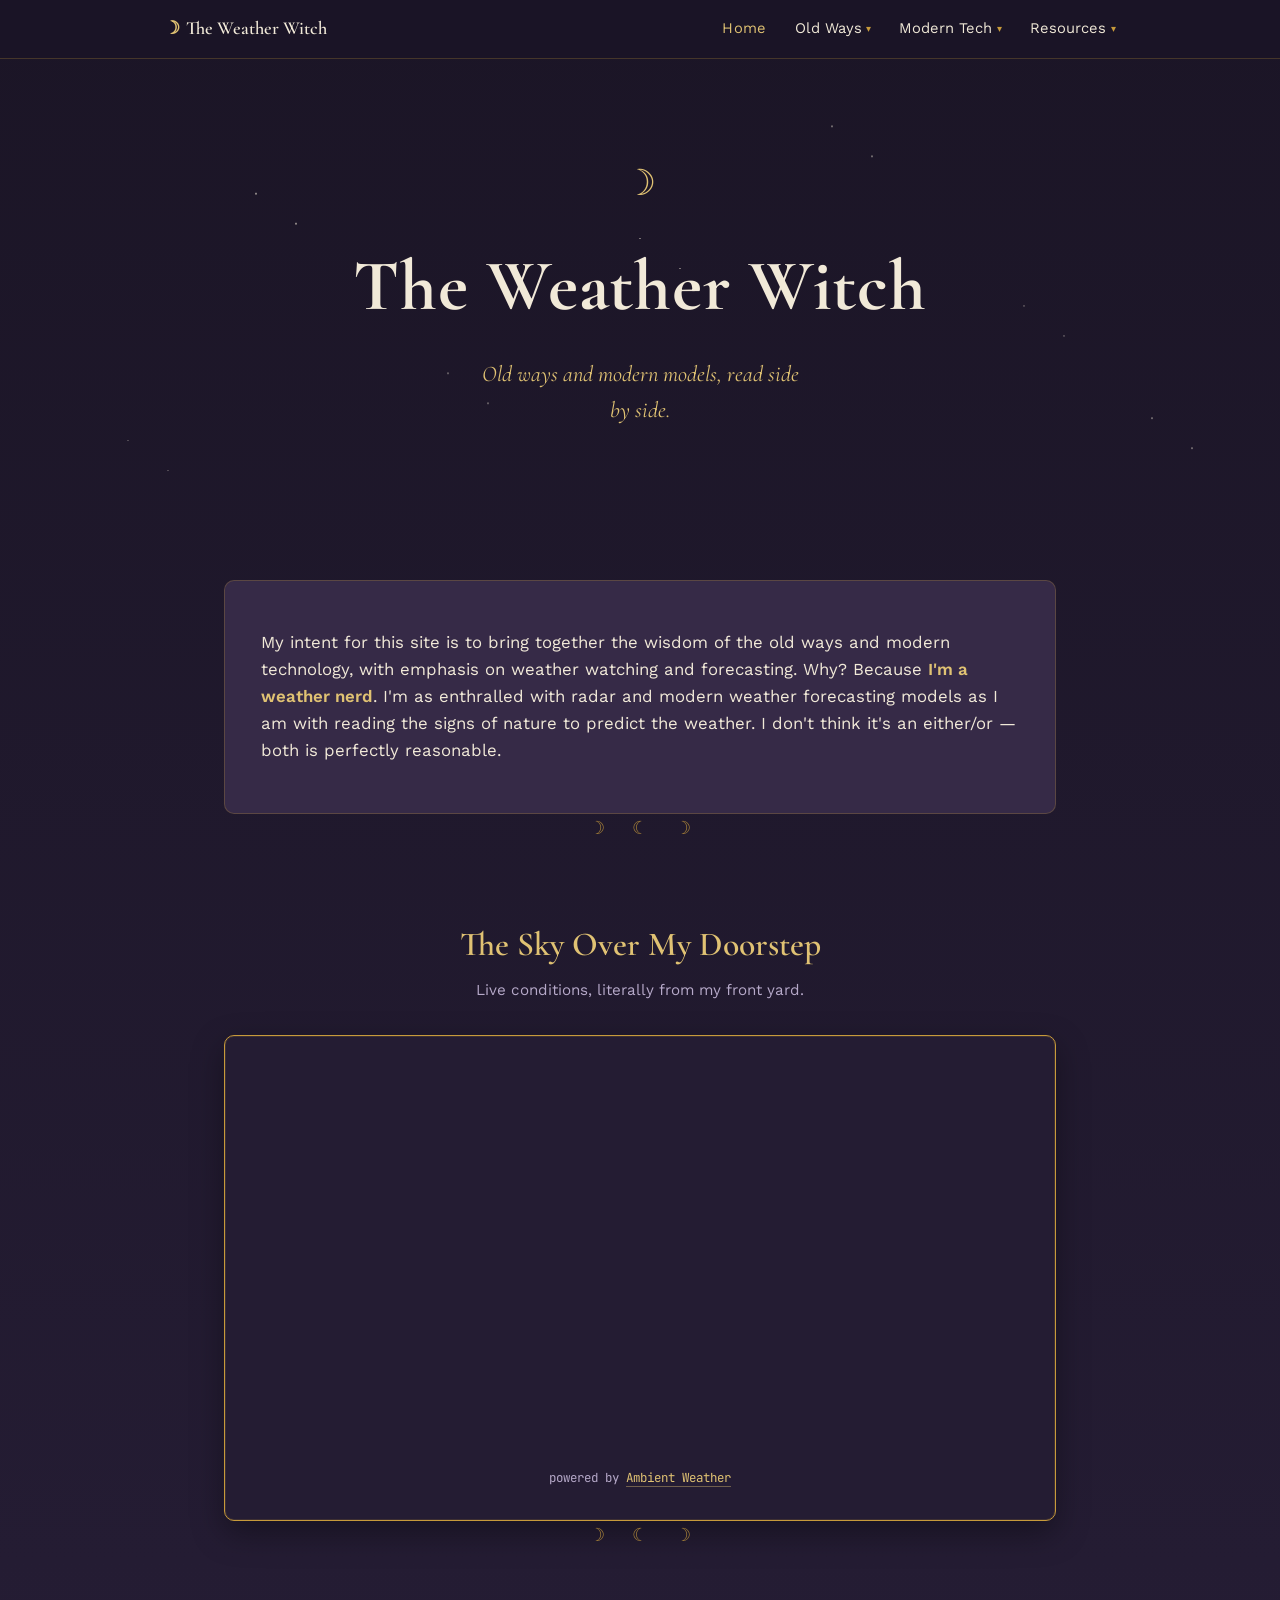
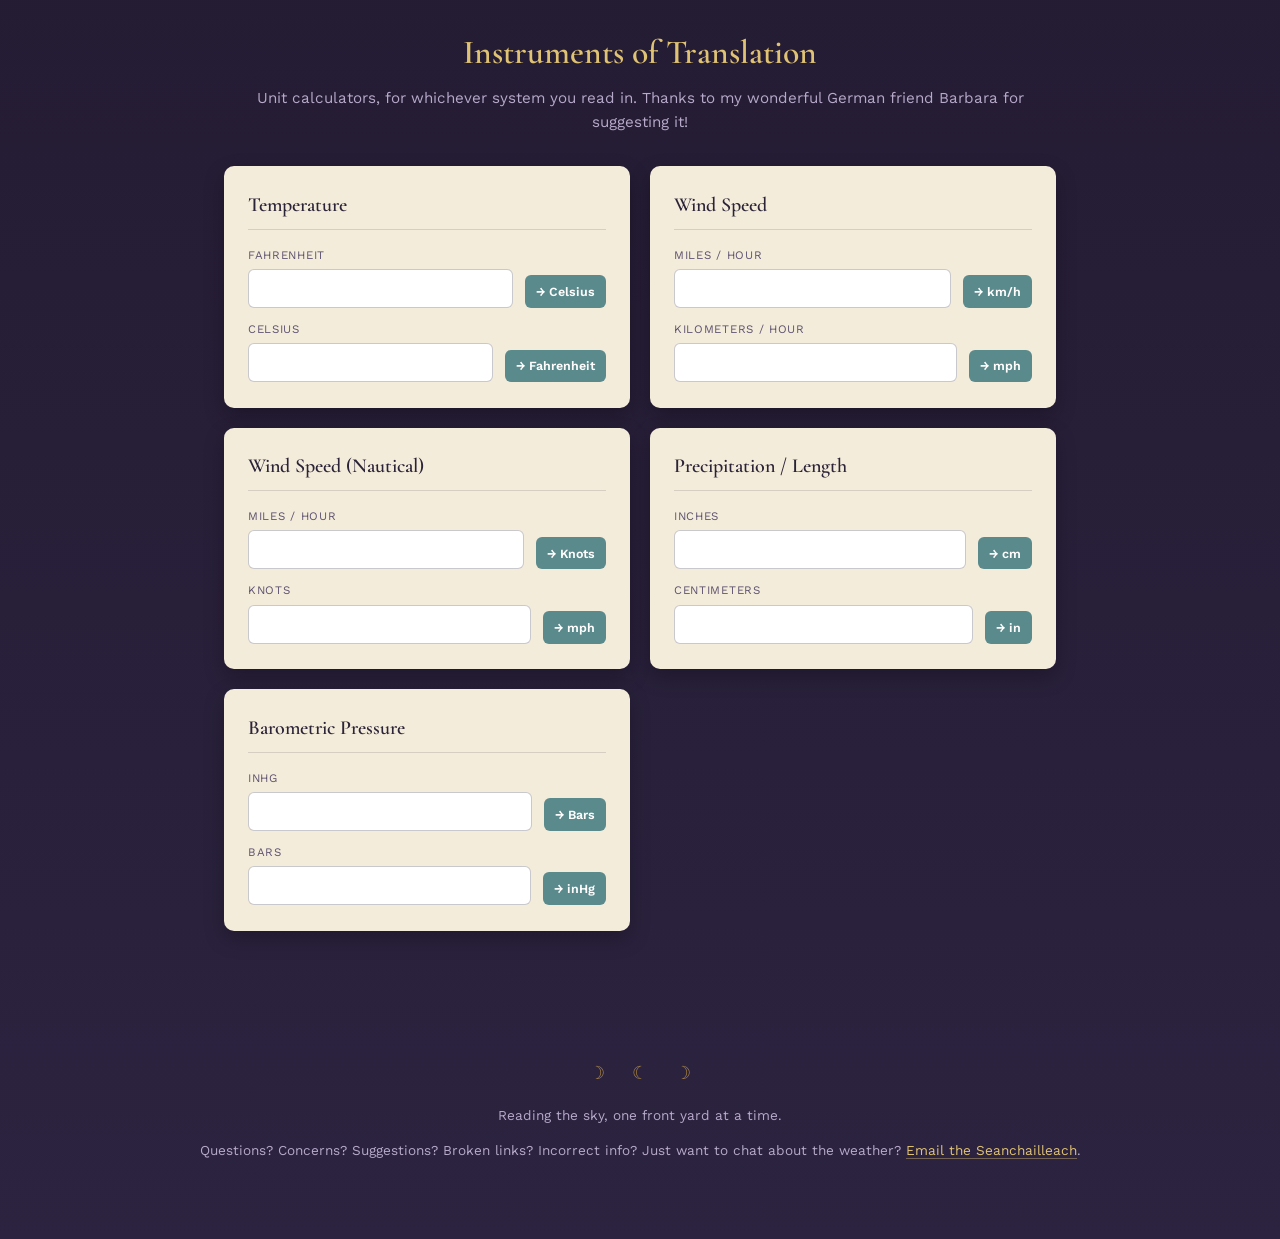
<file: index.html>
<!DOCTYPE html>
<html lang="en">
<head>
<meta charset="UTF-8">
<meta name="viewport" content="width=device-width, initial-scale=1.0">
<title>Weather Witch — Old Ways, Modern Skies</title>

<link rel="preconnect" href="https://fonts.googleapis.com">
<link rel="preconnect" href="https://fonts.gstatic.com" crossorigin>
<link href="https://fonts.googleapis.com/css2?family=Cormorant+Garamond:ital,wght@0,500;0,600;0,700;1,500&family=Work+Sans:wght@400;500;600&family=JetBrains+Mono:wght@400;500&display=swap" rel="stylesheet">
<link rel="stylesheet" href="styles.css">
</head>

<body>

<header class="site-header">
  <div class="header-inner">
    <a class="brand" href="weather-witch.html"><span class="moon-mini">☽</span> The Weather Witch</a>

    <input type="checkbox" id="nav-toggle" class="nav-toggle" aria-hidden="true">
    <label for="nav-toggle" class="nav-toggle-label" aria-label="Toggle menu">
      <span></span><span></span><span></span>
    </label>

    <nav class="site-nav" aria-label="Primary">
      <a href="weather-witch.html" class="active" aria-current="page">Home</a>

      <details class="nav-group">
        <summary>Old Ways</summary>
        <ul>
          <li><a href="witchcraft.html">Why the "Weather Witch"?</a></li>
          <li><a href="witchlinks.html">Weather Witchcraft Links</a></li>
        </ul>
      </details>

      <details class="nav-group">
        <summary>Modern Tech</summary>
        <ul>
          <li><a href="stations.html">Weather Stations</a></li>
          <li><a href="share.html">Sharing Weather Data</a></li>
          <li><a href="sciencelinks.html">Weather Links</a></li>
          <li><a href="people.html">Storm Livestreams</a></li>
          <li><a href="mysetup.html">My Setup</a></li>
        </ul>
      </details>

      <details class="nav-group">
        <summary>Resources</summary>
        <ul>
          <li><a href="safety.html">Safety Planning</a></li>
          <li><a href="books.html">Books</a></li>
          <li><a href="apps.html">Weather Apps</a></li>
        </ul>
      </details>
    </nav>
  </div>
</header>

<div class="stars hero">
  <span class="moon" aria-hidden="true">☽</span>
  <h1>The Weather Witch</h1>
  <p class="tagline">Old ways and modern models, read side by side.</p>
</div>

<main>

  <section>
    <div class="intro-card">
      <p>My intent for this site is to bring together the wisdom of the old ways and modern technology,
      with emphasis on weather watching and forecasting. Why? Because <strong>I'm a weather nerd</strong>.
      I'm as enthralled with radar and modern weather forecasting models as I am with reading the signs
      of nature to predict the weather. I don't think it's an either/or — both is perfectly reasonable.</p>
    </div>
  </section>

  <div class="moon-divider" aria-hidden="true">☽ ☾ ☽</div>

  <section>
    <h2>The Sky Over My Doorstep</h2>
    <p class="section-sub">Live conditions, literally from my front yard.</p>
    <div class="instrument-panel">
      <iframe
        title="Live local weather conditions"
        src="https://ambientweather.net/devices/public/94dccbf470947054cfa5f0f863706b0d?embed=true">
      </iframe>
      <p class="instrument-credit">powered by <a target="_blank" rel="noopener" href="https://ambientweather.net">Ambient Weather</a></p>
    </div>
  </section>

  <div class="moon-divider" aria-hidden="true">☽ ☾ ☽</div>

  <section>
    <h2>Instruments of Translation</h2>
    <p class="section-sub">Unit calculators, for whichever system you read in. Thanks to my wonderful German friend Barbara for suggesting it!</p>

    <div class="converter-grid">

      <div class="converter-card">
        <h3>Temperature</h3>
        <div class="converter-row">
          <div class="field">
            <label for="fTemp">Fahrenheit</label>
            <input name="fTemp" id="fTemp" type="text" inputmode="decimal" />
          </div>
          <button type="button" class="convert-btn" onclick="convertToC();return false">→ Celsius</button>
        </div>
        <div class="converter-row">
          <div class="field">
            <label for="cTemp">Celsius</label>
            <input name="cTemp" id="cTemp" type="text" inputmode="decimal" />
          </div>
          <button type="button" class="convert-btn" onclick="convertToF();return false">→ Fahrenheit</button>
        </div>
      </div>

      <div class="converter-card">
        <h3>Wind Speed</h3>
        <div class="converter-row">
          <div class="field">
            <label for="mSpeed">Miles / hour</label>
            <input name="mSpeed" id="mSpeed" type="text" inputmode="decimal" />
          </div>
          <button type="button" class="convert-btn" onclick="convertToK();return false">→ km/h</button>
        </div>
        <div class="converter-row">
          <div class="field">
            <label for="kSpeed">Kilometers / hour</label>
            <input name="kSpeed" id="kSpeed" type="text" inputmode="decimal" />
          </div>
          <button type="button" class="convert-btn" onclick="convertToM();return false">→ mph</button>
        </div>
      </div>

      <div class="converter-card">
        <h3>Wind Speed (Nautical)</h3>
        <div class="converter-row">
          <div class="field">
            <label for="mkSpeed">Miles / hour</label>
            <input name="mkSpeed" id="mkSpeed" type="text" inputmode="decimal" />
          </div>
          <button type="button" class="convert-btn" onclick="convertToKn();return false">→ Knots</button>
        </div>
        <div class="converter-row">
          <div class="field">
            <label for="knSpeed">Knots</label>
            <input name="knSpeed" id="knSpeed" type="text" inputmode="decimal" />
          </div>
          <button type="button" class="convert-btn" onclick="convertToMk();return false">→ mph</button>
        </div>
      </div>

      <div class="converter-card">
        <h3>Precipitation / Length</h3>
        <div class="converter-row">
          <div class="field">
            <label for="in">Inches</label>
            <input name="inl" id="in" type="text" inputmode="decimal" />
          </div>
          <button type="button" class="convert-btn" onclick="convertToCm();return false">→ cm</button>
        </div>
        <div class="converter-row">
          <div class="field">
            <label for="cm">Centimeters</label>
            <input name="cm" id="cm" type="text" inputmode="decimal" />
          </div>
          <button type="button" class="convert-btn" onclick="convertToIn();return false">→ in</button>
        </div>
      </div>

      <div class="converter-card">
        <h3>Barometric Pressure</h3>
        <div class="converter-row">
          <div class="field">
            <label for="hgPres">inHg</label>
            <input name="hgPres" id="hgPres" type="text" inputmode="decimal" />
          </div>
          <button type="button" class="convert-btn" onclick="convertToB();return false">→ Bars</button>
        </div>
        <div class="converter-row">
          <div class="field">
            <label for="bPres">Bars</label>
            <input name="bPres" id="bPres" type="text" inputmode="decimal" />
          </div>
          <button type="button" class="convert-btn" onclick="convertToHg();return false">→ inHg</button>
        </div>
      </div>

    </div>
  </section>

</main>

<footer>
  <div class="moon-divider" aria-hidden="true">☽ ☾ ☽</div>
  <p>Reading the sky, one front yard at a time.</p>
  <p class="contact">Questions? Concerns? Suggestions? Broken links? Incorrect info? Just want to chat about the
  weather? <a href="mailto:seanchailleach@theweatherwitch.com">Email the Seanchailleach</a>.</p>
</footer>

<script src="nav.js" defer></script>
<script>
  function convertToC() {
    var fTempVal = parseFloat(document.getElementById('fTemp').value);
    var cTempVal = (fTempVal - 32) * (5 / 9);
    document.getElementById('cTemp').value = round2(cTempVal);
    return false;
  }
  function convertToF() {
    var cTempVal = parseFloat(document.getElementById('cTemp').value);
    var fTempVal = (cTempVal * (9 / 5)) + 32;
    document.getElementById('fTemp').value = round2(fTempVal);
    return false;
  }

  function convertToK() {
    var mSpeedVal = parseFloat(document.getElementById('mSpeed').value);
    var kSpeedVal = (mSpeedVal * 1.6);
    document.getElementById('kSpeed').value = round2(kSpeedVal);
    return false;
  }
  function convertToM() {
    var kSpeedVal = parseFloat(document.getElementById('kSpeed').value);
    var mSpeedVal = (kSpeedVal / 1.6);
    document.getElementById('mSpeed').value = round2(mSpeedVal);
    return false;
  }

  function convertToKn() {
    var mkSpeedVal = parseFloat(document.getElementById('mkSpeed').value);
    var knSpeedVal = (mkSpeedVal * 0.8689762419);
    document.getElementById('knSpeed').value = round2(knSpeedVal);
    return false;
  }
  function convertToMk() {
    var knSpeedVal = parseFloat(document.getElementById('knSpeed').value);
    var mkSpeedVal = (knSpeedVal / 0.8689762419);
    document.getElementById('mkSpeed').value = round2(mkSpeedVal);
    return false;
  }

  function convertToCm() {
    var inVal = parseFloat(document.getElementById('in').value);
    var cmVal = (inVal * 2.54);
    document.getElementById('cm').value = round2(cmVal);
    return false;
  }
  function convertToIn() {
    var cmVal = parseFloat(document.getElementById('cm').value);
    var inVal = (cmVal * 0.3937007874);
    document.getElementById('in').value = round2(inVal);
    return false;
  }

  function convertToB() {
    var hgPresVal = parseFloat(document.getElementById('hgPres').value);
    var bPresVal = (hgPresVal * 0.0339);
    document.getElementById('bPres').value = round2(bPresVal);
    return false;
  }
  function convertToHg() {
    var bPresVal = parseFloat(document.getElementById('bPres').value);
    var hgPresVal = (bPresVal * 29.52998);
    document.getElementById('hgPres').value = round2(hgPresVal);
    return false;
  }

  function round2(n) {
    return isNaN(n) ? '' : Math.round(n * 100) / 100;
  }
</script>

</body>
</html>
</file>
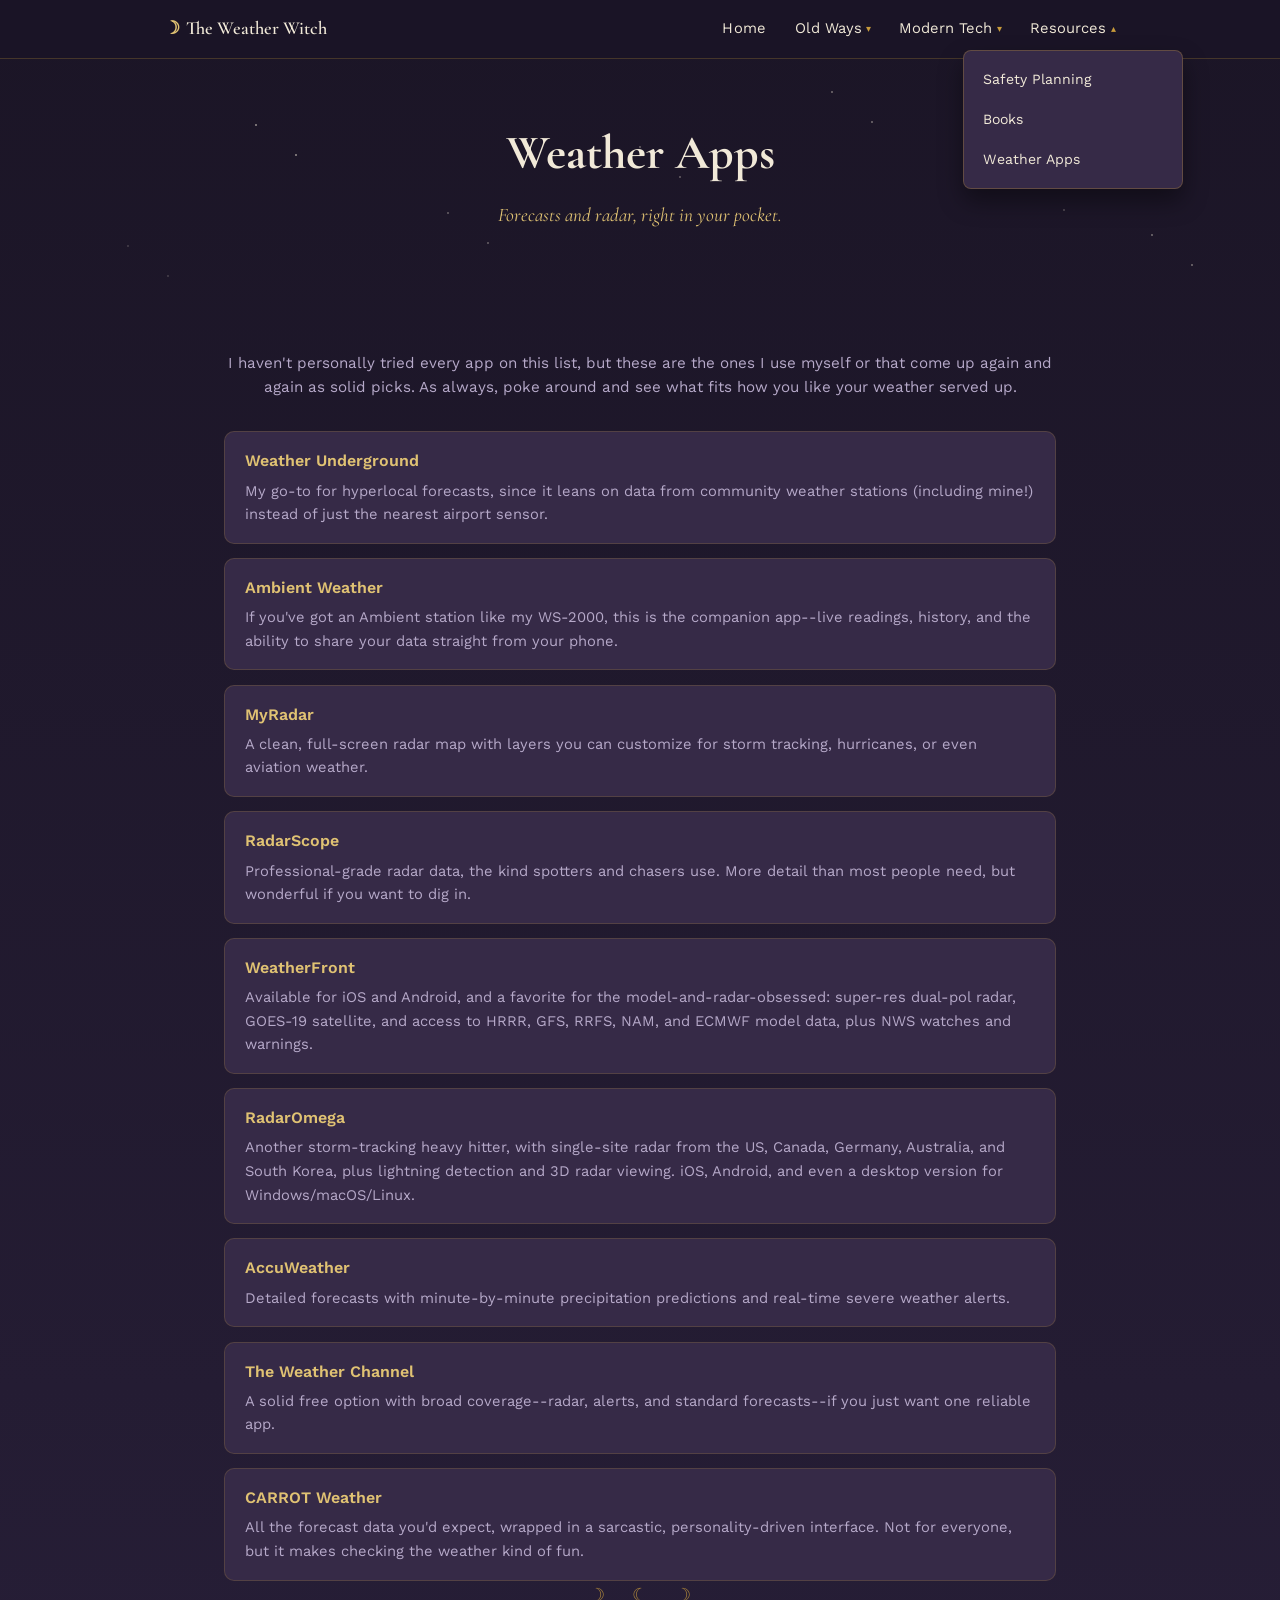
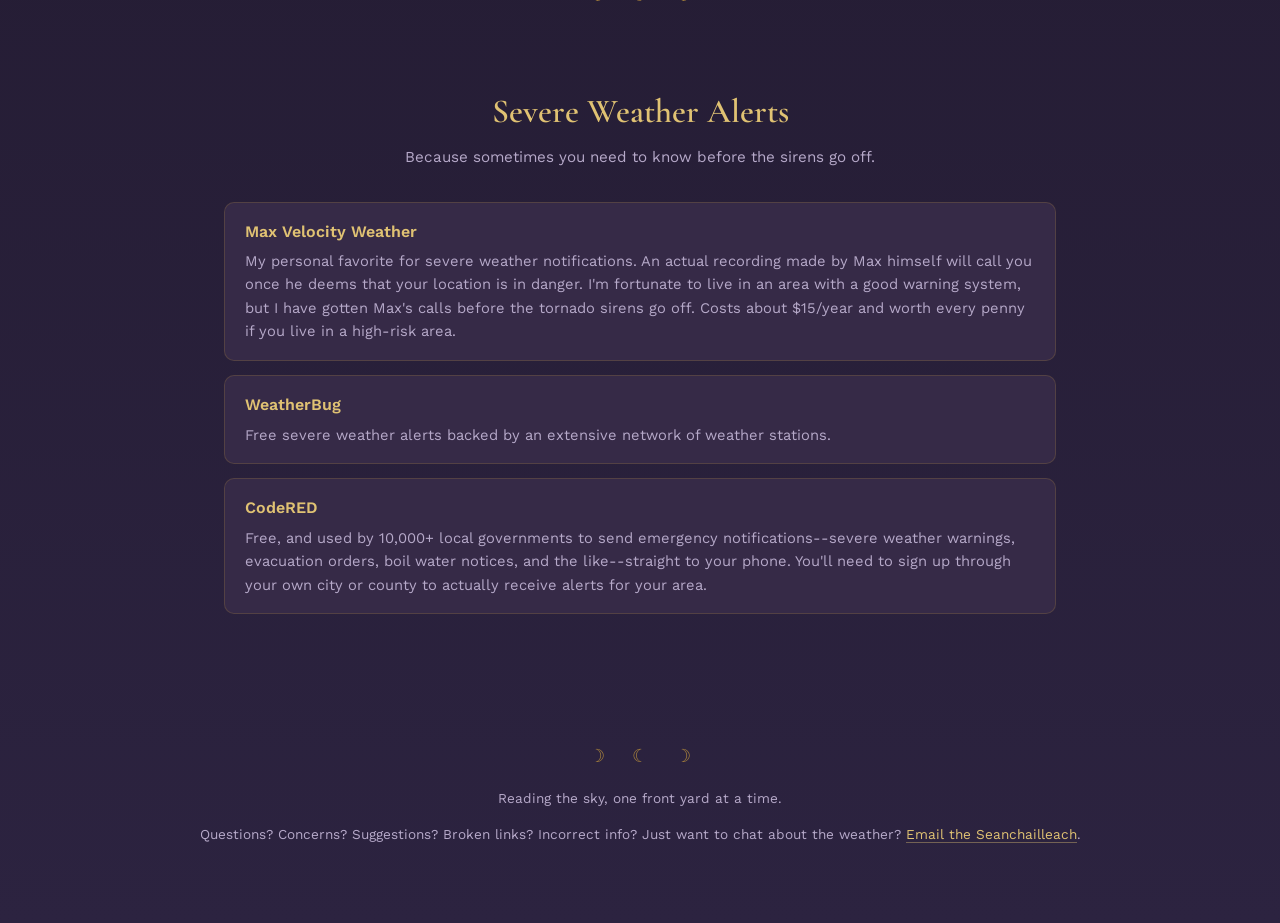
<file: apps.html>
<!DOCTYPE html>
<html lang="en">
<head>
<meta charset="UTF-8">
<meta name="viewport" content="width=device-width, initial-scale=1.0">
<title>Weather Apps — The Weather Witch</title>
<link rel="preconnect" href="https://fonts.googleapis.com">
<link rel="preconnect" href="https://fonts.gstatic.com" crossorigin>
<link href="https://fonts.googleapis.com/css2?family=Cormorant+Garamond:ital,wght@0,500;0,600;0,700;1,500&family=Work+Sans:wght@400;500;600&family=JetBrains+Mono:wght@400;500&display=swap" rel="stylesheet">
<link rel="stylesheet" href="styles.css">
</head>
<body>

<header class="site-header">
  <div class="header-inner">
    <a class="brand" href="index.html"><span class="moon-mini">☽</span> The Weather Witch</a>
    <input type="checkbox" id="nav-toggle" class="nav-toggle" aria-hidden="true">
    <label for="nav-toggle" class="nav-toggle-label" aria-label="Toggle menu"><span></span><span></span><span></span></label>
    <nav class="site-nav" aria-label="Primary">
      <a href="index.html">Home</a>
      <details class="nav-group">
        <summary>Old Ways</summary>
        <ul>
          <li><a href="witchcraft.html">Why the "Weather Witch"?</a></li>
          <li><a href="witchlinks.html">Weather Witchcraft Links</a></li>
        </ul>
      </details>
      <details class="nav-group">
        <summary>Modern Tech</summary>
        <ul>
          <li><a href="stations.html">Weather Stations</a></li>
          <li><a href="share.html">Sharing Weather Data</a></li>
          <li><a href="sciencelinks.html">Weather Links</a></li>
          <li><a href="people.html">Storm Livestreams</a></li>
          <li><a href="mysetup.html">My Setup</a></li>
        </ul>
      </details>
      <details class="nav-group" open>
        <summary>Resources</summary>
        <ul>
          <li><a href="safety.html">Safety Planning</a></li>
          <li><a href="books.html">Books</a></li>
          <li><a href="apps.html" class="active" aria-current="page">Weather Apps</a></li>
        </ul>
      </details>
    </nav>
  </div>
</header>

<div class="page-header stars">
  <h1>Weather Apps</h1>
  <p class="tagline">Forecasts and radar, right in your pocket.</p>
</div>

<main>

  <section>
    <p class="section-sub">I haven't personally tried every app on this list, but these are the ones I use myself
    or that come up again and again as solid picks. As always, poke around and see what fits how you like your
    weather served up.</p>
    <ul class="link-list">
      <li>
        <a href="https://www.wunderground.com/download" target="top">Weather Underground</a>
        <p>My go-to for hyperlocal forecasts, since it leans on data from community weather stations (including
        mine!) instead of just the nearest airport sensor.</p>
      </li>
      <li>
        <a href="https://ambientweather.net/devices" target="top">Ambient Weather</a>
        <p>If you've got an Ambient station like my WS-2000, this is the companion app--live readings, history,
        and the ability to share your data straight from your phone.</p>
      </li>
      <li>
        <a href="https://www.myradar.com/" target="top">MyRadar</a>
        <p>A clean, full-screen radar map with layers you can customize for storm tracking, hurricanes, or even
        aviation weather.</p>
      </li>
      <li>
        <a href="https://www.radarscope.app/" target="top">RadarScope</a>
        <p>Professional-grade radar data, the kind spotters and chasers use. More detail than most people need,
        but wonderful if you want to dig in.</p>
      </li>
      <li>
        <a href="https://www.wxfront.com/" target="top">WeatherFront</a>
        <p>Available for iOS and Android, and a favorite for the model-and-radar-obsessed: super-res dual-pol
        radar, GOES-19 satellite, and access to HRRR, GFS, RRFS, NAM, and ECMWF model data, plus NWS watches and
        warnings.</p>
      </li>
      <li>
        <a href="https://www.radaromega.com/" target="top">RadarOmega</a>
        <p>Another storm-tracking heavy hitter, with single-site radar from the US, Canada, Germany, Australia,
        and South Korea, plus lightning detection and 3D radar viewing. iOS, Android, and even a desktop version
        for Windows/macOS/Linux.</p>
      </li>
      <li>
        <a href="https://www.accuweather.com/en/apps" target="top">AccuWeather</a>
        <p>Detailed forecasts with minute-by-minute precipitation predictions and real-time severe weather
        alerts.</p>
      </li>
      <li>
        <a href="https://weather.com/apps" target="top">The Weather Channel</a>
        <p>A solid free option with broad coverage--radar, alerts, and standard forecasts--if you just want one
        reliable app.</p>
      </li>
      <li>
        <a href="https://carrotweather.app/" target="top">CARROT Weather</a>
        <p>All the forecast data you'd expect, wrapped in a sarcastic, personality-driven interface. Not for
        everyone, but it makes checking the weather kind of fun.</p>
      </li>
    </ul>
  </section>

  <div class="moon-divider" aria-hidden="true">☽ ☾ ☽</div>

  <section>
    <h2>Severe Weather Alerts</h2>
    <p class="section-sub">Because sometimes you need to know before the sirens go off.</p>
    <ul class="link-list">
      <li>
        <a href="https://maxalert.net/" target="top">Max Velocity Weather</a>
        <p>My personal favorite for severe weather notifications. An actual recording made by Max himself will
        call you once he deems that your location is in danger. I'm fortunate to live in an area with a good
        warning system, but I have gotten Max's calls before the tornado sirens go off. Costs about $15/year
        and worth every penny if you live in a high-risk area.</p>
      </li>
      <li>
        <a href="https://www.weatherbug.com/download" target="top">WeatherBug</a>
        <p>Free severe weather alerts backed by an extensive network of weather stations.</p>
      </li>
      <li>
        <a href="https://codered.crisis24.com/lp/mobile-alert-app-download" target="top">CodeRED</a>
        <p>Free, and used by 10,000+ local governments to send emergency notifications--severe weather warnings,
        evacuation orders, boil water notices, and the like--straight to your phone. You'll need to sign up
        through your own city or county to actually receive alerts for your area.</p>
      </li>
    </ul>
  </section>

</main>

<footer>
  <div class="moon-divider" aria-hidden="true">☽ ☾ ☽</div>
  <p>Reading the sky, one front yard at a time.</p>
  <p class="contact">Questions? Concerns? Suggestions? Broken links? Incorrect info? Just want to chat about the
  weather? <a href="mailto:seanchailleach@theweatherwitch.com">Email the Seanchailleach</a>.</p>
</footer>

<script src="nav.js" defer></script>
</body>
</html>
</file>
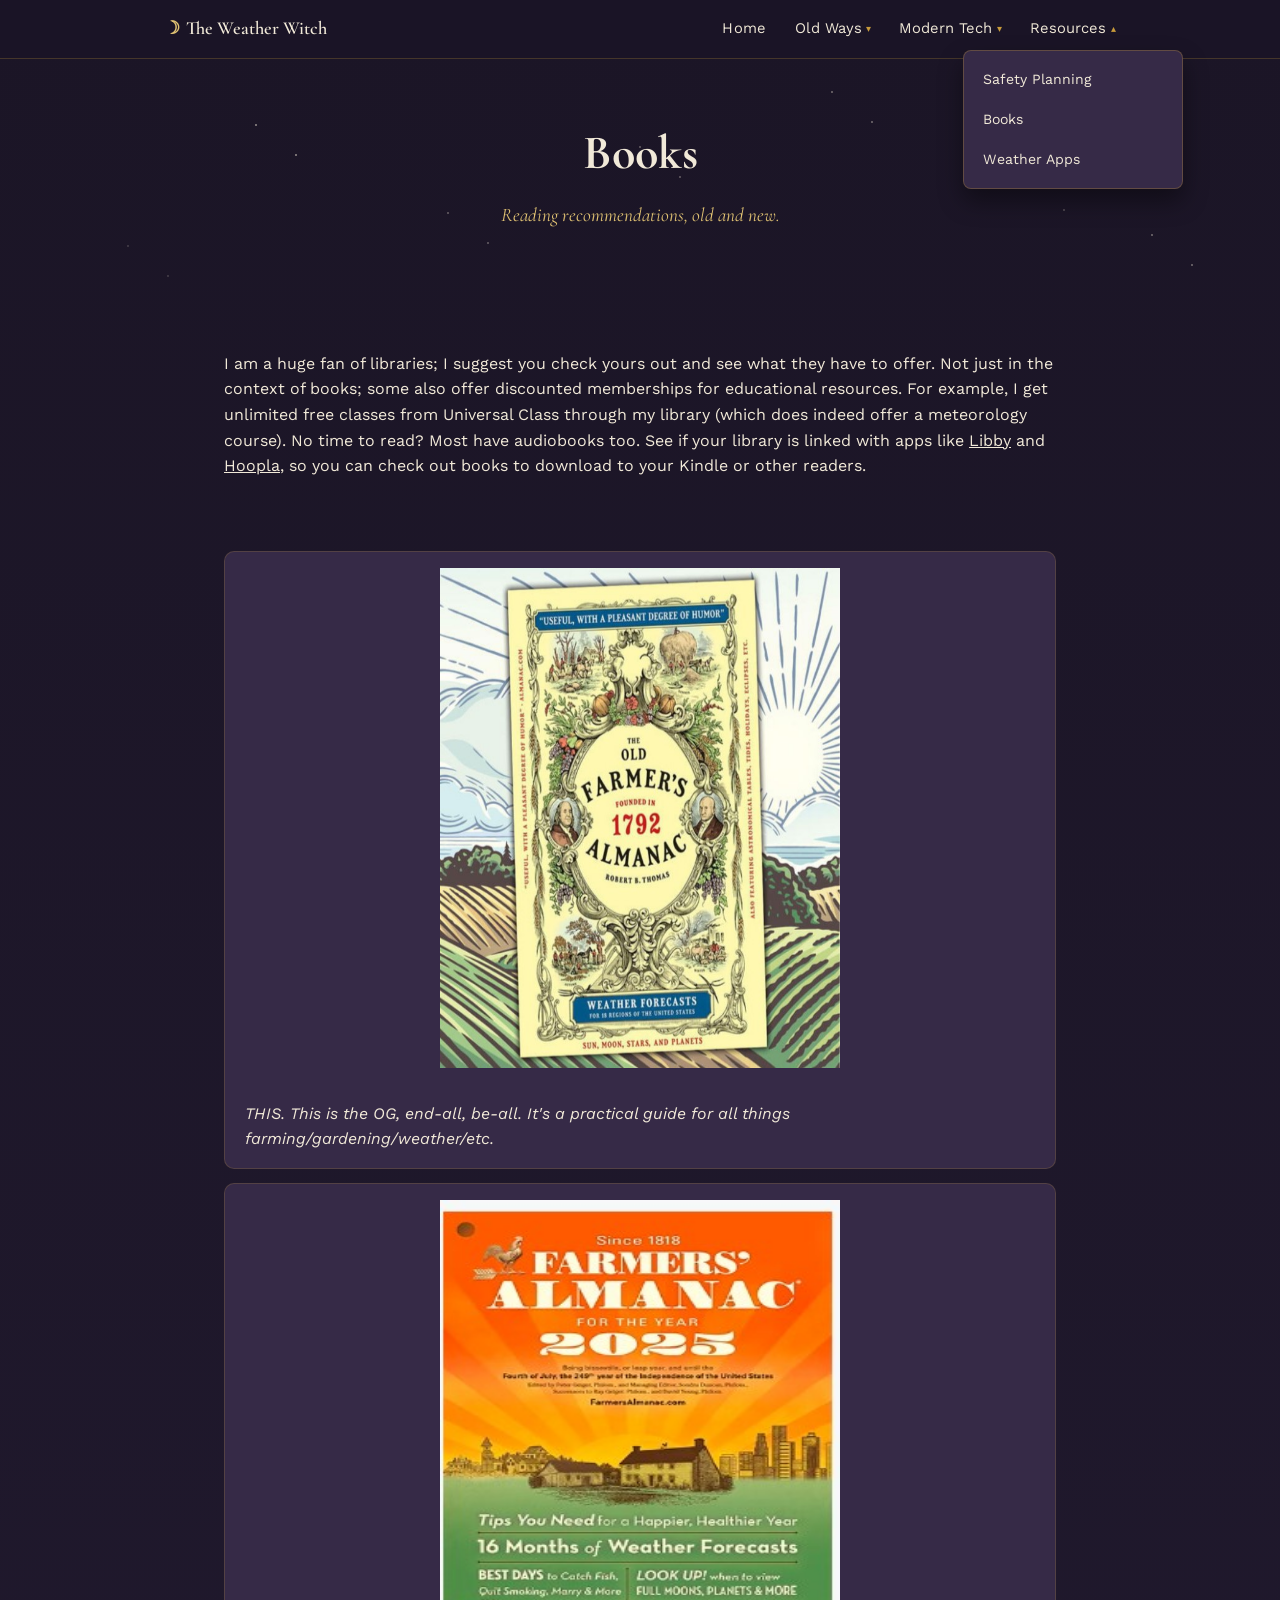
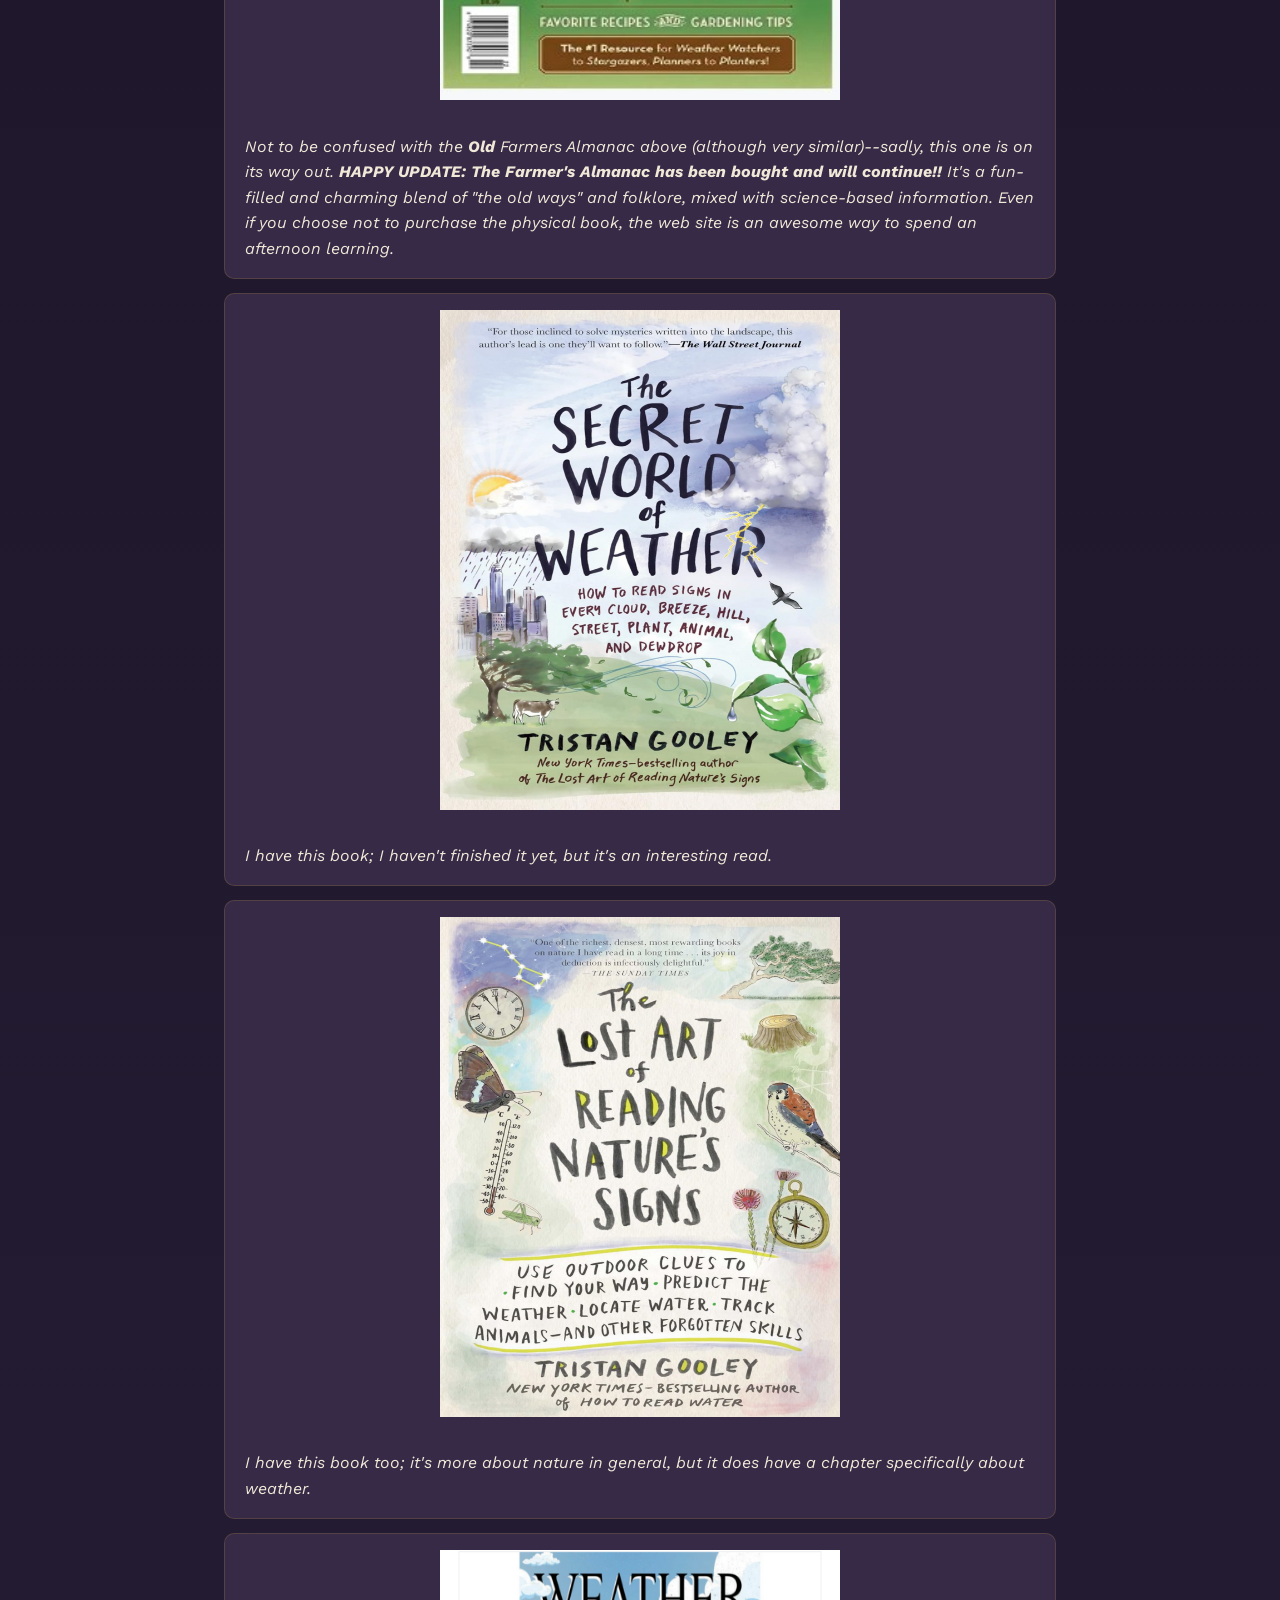
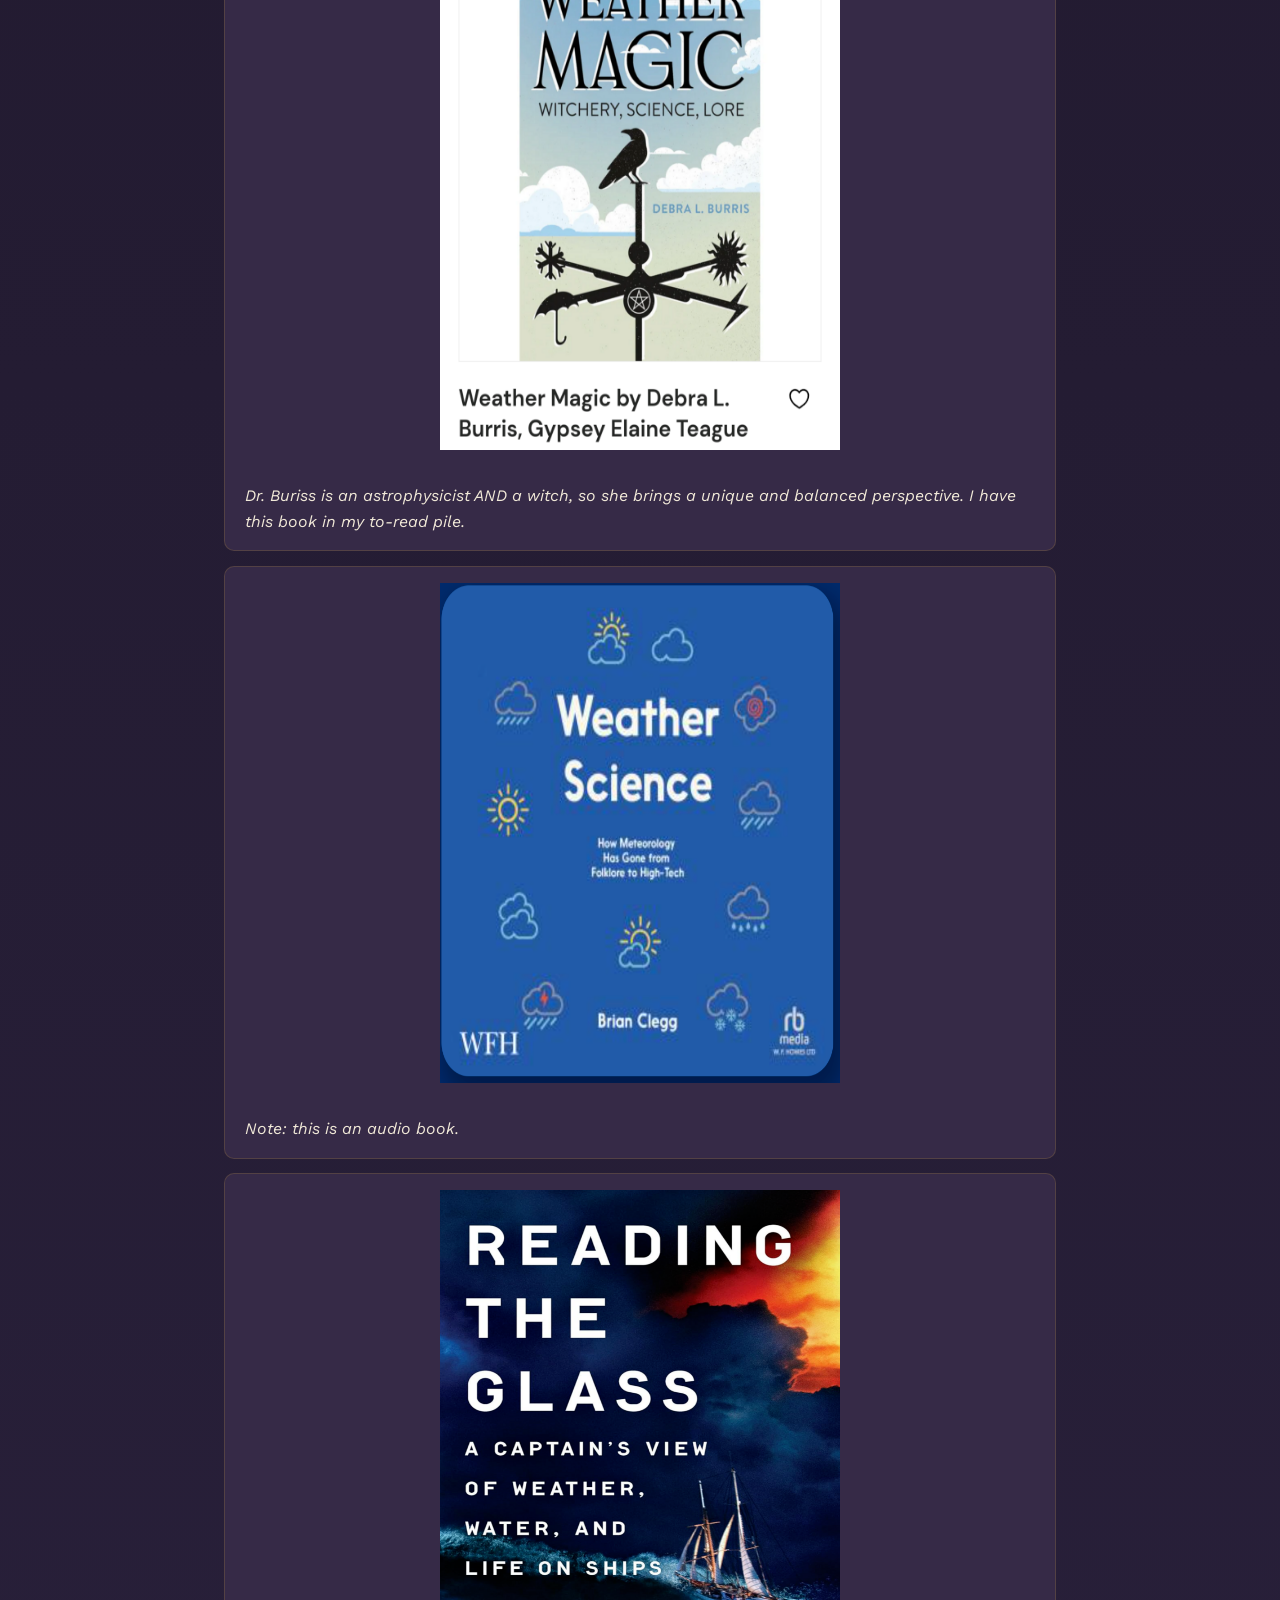
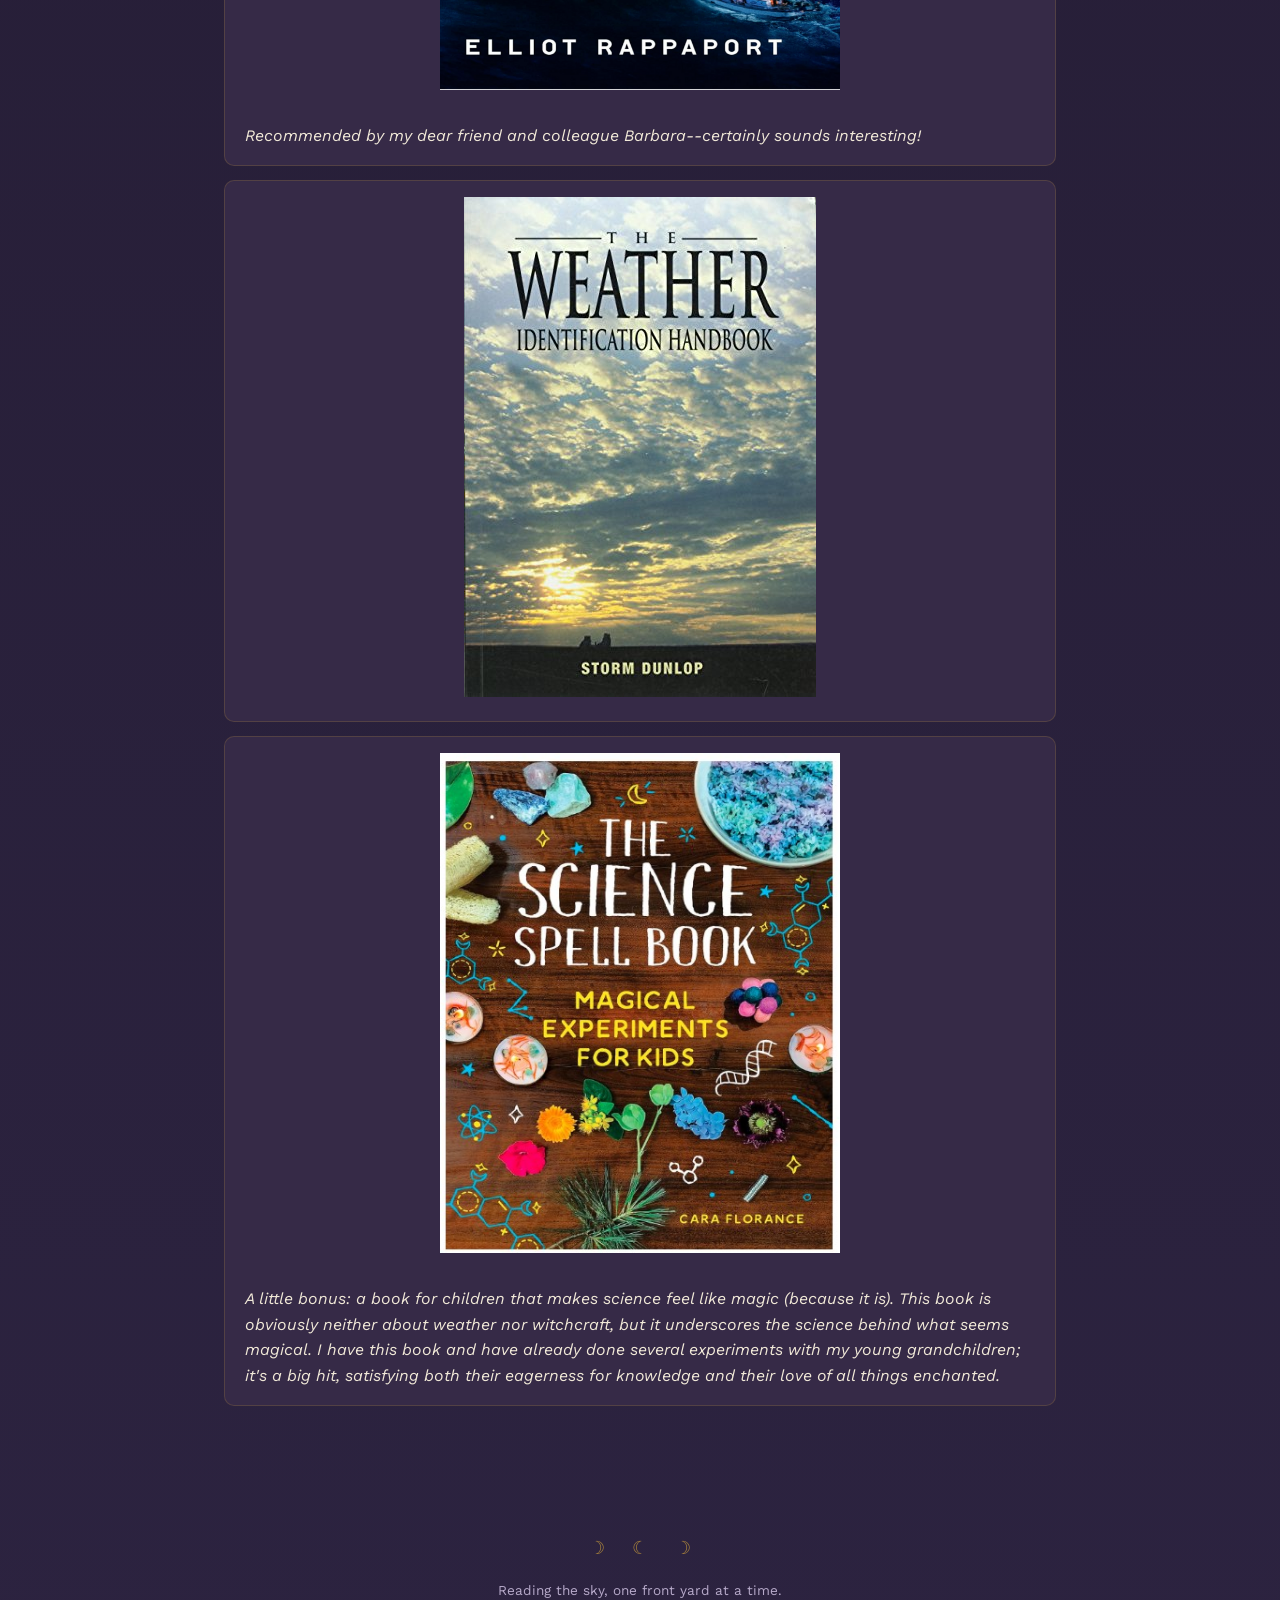
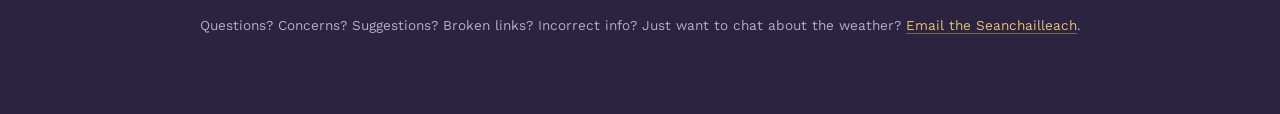
<file: books.html>
<!DOCTYPE html>
<html lang="en">
<head>
<meta charset="UTF-8">
<meta name="viewport" content="width=device-width, initial-scale=1.0">
<title>Books — The Weather Witch</title>
<link rel="preconnect" href="https://fonts.googleapis.com">
<link rel="preconnect" href="https://fonts.gstatic.com" crossorigin>
<link href="https://fonts.googleapis.com/css2?family=Cormorant+Garamond:ital,wght@0,500;0,600;0,700;1,500&family=Work+Sans:wght@400;500;600&family=JetBrains+Mono:wght@400;500&display=swap" rel="stylesheet">
<link rel="stylesheet" href="styles.css">
</head>
<body>

<header class="site-header">
  <div class="header-inner">
    <a class="brand" href="index.html"><span class="moon-mini">☽</span> The Weather Witch</a>
    <input type="checkbox" id="nav-toggle" class="nav-toggle" aria-hidden="true">
    <label for="nav-toggle" class="nav-toggle-label" aria-label="Toggle menu"><span></span><span></span><span></span></label>
    <nav class="site-nav" aria-label="Primary">
      <a href="index.html">Home</a>
      <details class="nav-group">
        <summary>Old Ways</summary>
        <ul>
          <li><a href="witchcraft.html">Why the "Weather Witch"?</a></li>
          <li><a href="witchlinks.html">Weather Witchcraft Links</a></li>
        </ul>
      </details>
      <details class="nav-group">
        <summary>Modern Tech</summary>
        <ul>
          <li><a href="stations.html">Weather Stations</a></li>
          <li><a href="share.html">Sharing Weather Data</a></li>
          <li><a href="sciencelinks.html">Weather Links</a></li>
          <li><a href="people.html">Storm Livestreams</a></li>
          <li><a href="mysetup.html">My Setup</a></li>
        </ul>
      </details>
      <details class="nav-group" open>
        <summary>Resources</summary>
        <ul>
          <li><a href="safety.html">Safety Planning</a></li>
          <li><a href="books.html" class="active" aria-current="page">Books</a></li>
          <li><a href="apps.html">Weather Apps</a></li>
        </ul>
      </details>
    </nav>
  </div>
</header>

<div class="page-header stars">
  <h1>Books</h1>
  <p class="tagline">Reading recommendations, old and new.</p>
</div>

<main>
  <section>
    <p>I am a huge fan of libraries; I suggest you check yours out and see what they have to offer. Not just in the context of books; some
    also offer discounted memberships for educational resources. For example, I get unlimited free classes from Universal Class through my
    library (which does indeed offer a meteorology course). No time to read? Most have audiobooks too. See if your library is linked with
    apps like <a href="https://libbyapp.com" target="top">Libby</a> and <a href="https://www.hoopladigital.com" target="top">Hoopla</a>, so you can check out
    books to download to your Kindle or other readers.</p>
  </section>

  <section>
    <ul class="link-list">
      <li>
        <a href="https://www.almanac.com/" target="top" class="cover-link"><img src="ofa.jpg" width="400" height="500"></a><br>
        <i>THIS. This is the OG, end-all, be-all. It's a practical guide for all things farming/gardening/weather/etc.</i>
      </li>
      <li>
        <a href="https://www.farmersalmanac.com/" target="top" class="cover-link"><img src="fa.jpg" width="400" height="500"></a><br>
        <i>Not to be confused with the <b>Old</b> Farmers Almanac above (although very similar)--sadly, this one is on its way out.
        <b>HAPPY UPDATE: The Farmer's Almanac has been bought and will continue!!</b> It's a fun-filled and charming blend of "the old ways"
        and folklore, mixed with science-based information. Even if you choose not to purchase the physical book, the web site is an
        awesome way to spend an afternoon learning.</i>
      </li>
      <li>
        <a href="https://www.amazon.com/gp/aw/d/1615191488?psc=1&ref=ppx_pop_mob_b_asin_image" target="top" class="cover-link"><img src="sww.jpg" width="400" height="500"></a>
        <br>
        <i>I have this book; I haven't finished it yet, but it's an interesting read.</i>
      </li>
      <li>
        <a href="https://www.amazon.com/gp/aw/d/1615192417?psc=1&ref=ppx_pop_mob_b_asin_image" target="top" class="cover-link"><img src="rns.jpg" width="400" height="500"></a>
        <br>
        <i>I have this book too; it's more about nature in general, but it does have a chapter specifically about weather.</i>
      </li>
      <li>
        <a href="https://www.barnesandnoble.com/w/weather-magic-debra-l-burris/1143529396" target="top" class="cover-link"><img src="WM.jpg" width="400" height="500"></a>
        <br>
        <i> Dr. Buriss is an astrophysicist AND a witch, so she brings a unique and balanced perspective. I have this book in my to-read pile.</i>
      </li>
      <li>
        <a href="https://www.audiobooks.com/audiobook/weather-science-how-meteorology-has-gone-from-folklore-to-high-tech/800360" target="top" class="cover-link"><img src="ws.jpg" width="400" height="500"></a>
        <br>
        <i>Note: this is an audio book.</i>
      </li>
      <li>
        <a href="https://www.amazon.com/Reading-Glass-Captains-Weather-Water/dp/0593185056?dplnkId=c3448e6e-6782-4569-82c9-185531f14266" target="top" class="cover-link"><img src="rtg.jpg" width="400" height="500"></a>
        <br>
        <i>Recommended by my dear friend and colleague Barbara--certainly sounds interesting!</i>
      </li>
      <li>
        <a href="https://www.abebooks.com/servlet/BookDetailsPL?bi=31113216840&dest=usa&ref_=ps_ms_370718797&cm_mmc=msn-_-comus_shopp_textbook-_-naa-_-naa&msclkid=eab484ac04e01abf7ff9e2505c4c62f4" target="top" class="cover-link">
        <img src="wih.jpg"></a>
      </li>
      <li>
        <a href="https://www.amazon.com/Science-Spell-Book-Magical-Experiments/dp/172823252X/ref=sr_1_1" target="top" class="cover-link"><img src="sbfk.jpg" width="400" height="500"></a>
        <br>
        <i>A little bonus: a book for children that makes science feel like magic (because it is). This book is obviously neither about weather
        nor witchcraft, but it underscores the science behind what seems magical. I have this book and have already done several experiments
        with my young grandchildren; it's a big hit, satisfying both their eagerness for knowledge and their love of all things enchanted.</i>
      </li>
    </ul>
  </section>
</main>

<footer>
  <div class="moon-divider" aria-hidden="true">☽ ☾ ☽</div>
  <p>Reading the sky, one front yard at a time.</p>
  <p class="contact">Questions? Concerns? Suggestions? Broken links? Incorrect info? Just want to chat about the
  weather? <a href="mailto:seanchailleach@theweatherwitch.com">Email the Seanchailleach</a>.</p>
</footer>

<script src="nav.js" defer></script>
</body>
</html>
</file>
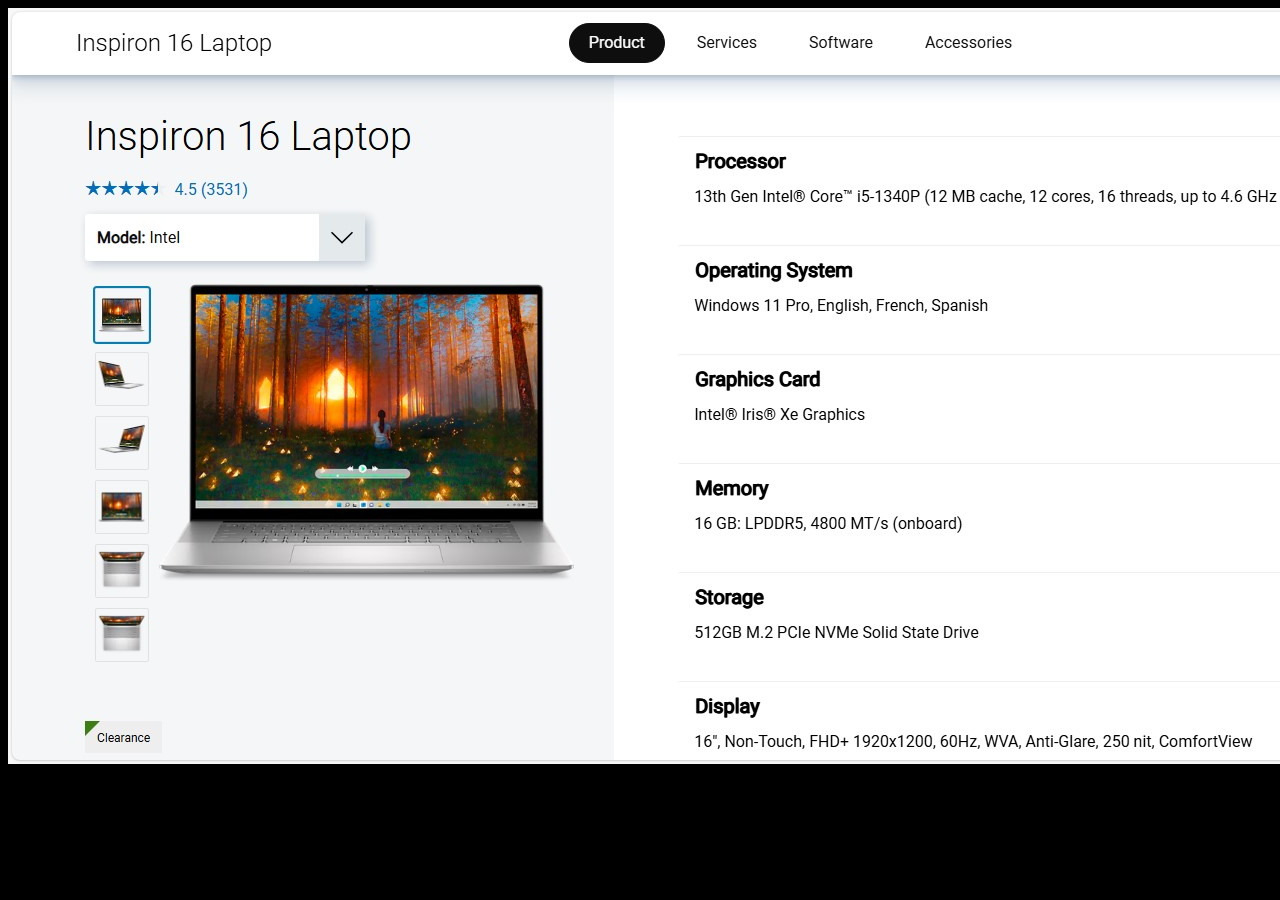
<file: dell_inspiron_16.html>
<HTML>
<HEAD>
<TITLE>Dell Inspiron 16 Laptop</TITLE>
</HEAD>

<BODY bgcolor="black">
<center>

<img src="dell.jpg">

</center>


</BODY>
<footer>
<!-- Start: Copyright 2024 TraceMyIP.org Service Code (012945-10052024)- DO NOT MODIFY //-->
<div id="elemID031021" style="line-height:16px;text-align:center;z-index:100000;">
<script async type="text/javascript" src="//s3.tracemyip.org/vLg/lgUrl.php?pidnVar2=73393&amp;prtVar2=4&amp;stlVar2=1209&amp;rgtype=4684NR-IPIB&amp;scvVar2=12"></script>
<noscript><a href="https://www.tracemyip.org/website-visitors-alerts.htm"><img src="//s3.tracemyip.org/vLg/1209/4684NR-IPIB/73393/4/12/ans/" alt="WEBSITE VISITS ALERTS" referrerpolicy="no-referrer-when-downgrade" style="border:0px;"></a></noscript></div>
<!-- End: TraceMyIP.org Service Code //-->
</footer>
</HTML>
</file>
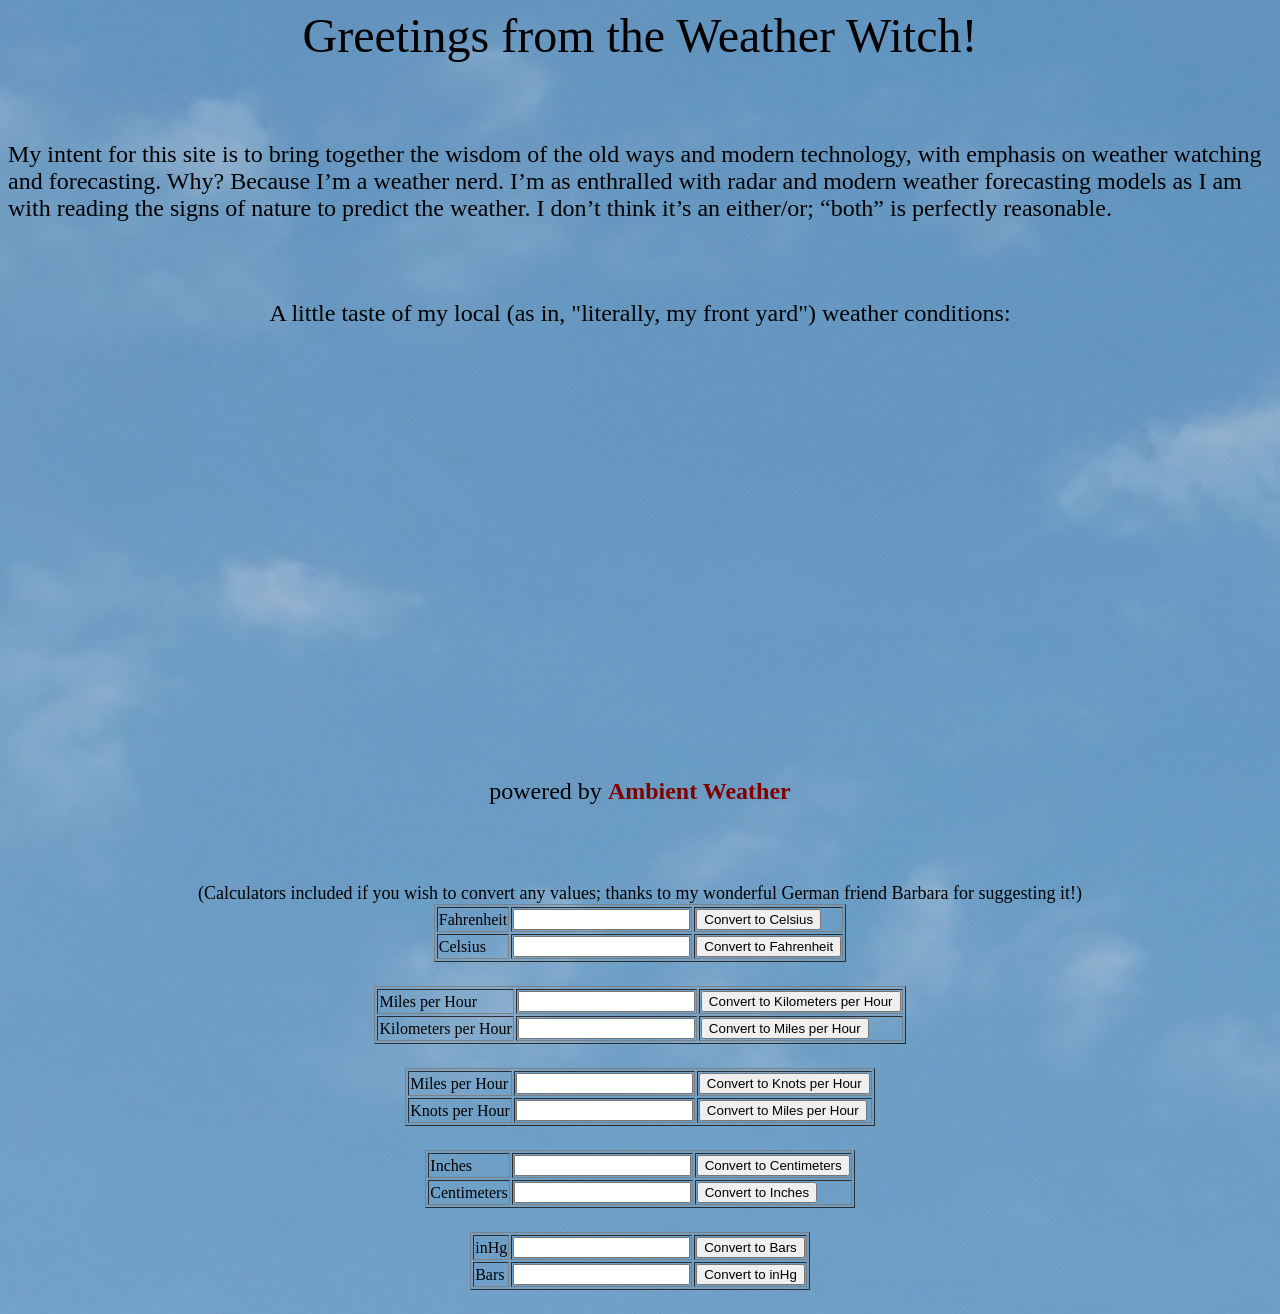
<file: main.html>
<HTML>
<HEAD>

<style>
a:link {
  color: maroon;
  background-color: transparent;
  text-decoration: none;
  font-weight: bold;
}
a:visited {
  color: purple;
  background-color: transparent;
  text-decoration: none;
  font-weight: bold;
}
a:hover {
  color: orange;
  background-color: transparent;
  text-decoration: underline;
}
</style>

<TITLE>Welcome to the home of the Weather Witch</TITLE>
</HEAD>

<BODY background="clouds1.jpg">
<center>
<font type="Georgia" size=7>
Greetings from the Weather Witch!
</font>
</center>
<br><br><br>
<font type="Georgia" size=5>

<p>My intent for this site is to bring together the wisdom of the old ways and modern technology, with emphasis on weather watching and 
forecasting. Why? Because I’m a weather nerd. I’m as enthralled with radar and modern weather forecasting models as I am with reading the 
signs of nature to predict the weather. I don’t think it’s an either/or; “both” is perfectly reasonable.</p>

<br><br>
<center>
A little taste of my local (as in, "literally, my front yard") weather conditions:
<br><br>
<iframe width="500" height="400" frameborder="0" 
src="https://ambientweather.net/devices/public/94dccbf470947054cfa5f0f863706b0d?embed=true">
</iframe><p>powered by <a target="_blank" href="https://ambientweather.net">Ambient Weather</a></p>
<br><br>

<font type="Georgia" size=4> 
(Calculators included if you wish to convert any values; thanks to my wonderful German friend Barbara for suggesting it!)
</font>

<script type="text/javascript">
            <!--
function convertToC() {
        var fTempVal = parseFloat(document.getElementById('fTemp').value);
        var cTempVal = (fTempVal - 32) * (5 / 9);
        document.getElementById('cTemp').value = cTempVal;
        return false;
    }

    function convertToF() {
        var cTempVal = parseFloat(document.getElementById('cTemp').value);
        var fTempVal = (cTempVal * (9 / 5)) + 32;
        console.log(fTempVal);
        document.getElementById('fTemp').value = fTempVal;
        return false;
    }
// -->
    </script>

<form name="conversionForm">
    <table border="1">
        <tbody>
            <tr>
                <td>Fahrenheit</td>
                <td>
                    <input name="fTemp" id="fTemp" type="text" />
                </td>
                <td>
                    <button type="button" onclick="convertToC();return false">Convert to Celsius</button>
                </td>
            </tr>
            <tr>
                <td>Celsius</td>
                <td>
                    <input name="cTemp" id="cTemp" type="text" />
                </td>
                <td>
                    <button type="button" onclick="convertToF();return false">Convert to Fahrenheit</button>
                </td>
            </tr>
        </tbody>
    </table>
</form>


<script type="text/javascript">
            <!--
function convertToK() {
        var mSpeedVal = parseFloat(document.getElementById('mSpeed').value);
        var kSpeedVal = (mSpeedVal * 1.6);
        document.getElementById('kSpeed').value = kSpeedVal;
        return false;
    }

function convertToM() {
        var kSpeedVal = parseFloat(document.getElementById('kSpeed').value);
        var mSpeedVal = (kSpeedVal / 1.6);
        console.log(mSpeedVal);
        document.getElementById('mSpeed').value = mSpeedVal;
        return false;
    }

// -->
    </script>

<form name="conversionForm">
    <table border="1">
        <tbody>
            <tr>
                <td>Miles per Hour</td>
                <td>
                    <input name="mSpeed" id="mSpeed" type="text" />
                </td>
                <td>
                    <button type="button" onclick="convertToK();return false">Convert to Kilometers per Hour</button>
                </td>
            </tr>
            <tr>
                <td>Kilometers per Hour</td>
                <td>
                    <input name="kSpeed" id="kSpeed" type="text" />
                </td>
                <td>
                    <button type="button" onclick="convertToM();return false">Convert to Miles per Hour</button>
                </td>
            </tr>
        </tbody>
    </table>
</form>

<script type="text/javascript">
            <!--
function convertToKn() {
        var mkSpeedVal = parseFloat(document.getElementById('mkSpeed').value);
        var knSpeedVal = (mkSpeedVal * 0.8689762419);
        document.getElementById('knSpeed').value = knSpeedVal;
        return false;
    }

function convertToMk() {
        var knSpeedVal = parseFloat(document.getElementById('knSpeed').value);
        var mkSpeedVal = (knSpeedVal / 0.8689762419);
        console.log(mkSpeedVal);
        document.getElementById('mkSpeed').value = mkSpeedVal;
        return false;
    }


// -->
    </script>

<form name="conversionForm">
    <table border="1">
        <tbody>
            <tr>
                <td>Miles per Hour</td>
                <td>
                    <input name="mkSpeed" id="mkSpeed" type="text" />
                </td>
                <td>
                    <button type="button" onclick="convertToKn();return false">Convert to Knots per Hour</button>
                </td>
            </tr>
            <tr>
                <td>Knots per Hour</td>
                <td>
                    <input name="knSpeed" id="knSpeed" type="text" />
                </td>
                <td>
                    <button type="button" onclick="convertToMk();return false">Convert to Miles per Hour</button>
                </td>
            </tr>
        </tbody>
    </table>
</form>



<script type="text/javascript">
            <!--
function convertToCm() {
        var inVal = parseFloat(document.getElementById('in').value);
        var cmVal = (inVal * 2.54);
        document.getElementById('cm').value = cmVal;
        return false;
    }

    function convertToIn() {
        var cmVal = parseFloat(document.getElementById('cm').value);
        var inVal = (cmVal *  0.3937007874);
        console.log(inVal);
        document.getElementById('in').value = inVal;
        return false;
    }
// -->
    </script>

<form name="conversionForm">
    <table border="1">
        <tbody>
            <tr>
                <td>Inches</td>
                <td>
                    <input name="inl" id="in" type="text" />
                </td>
                <td>
                    <button type="button" onclick="convertToCm();return false">Convert to Centimeters</button>
                </td>
            </tr>
            <tr>
                <td>Centimeters</td>
                <td>
                    <input name="cm" id="cm" type="text" />
                </td>
                <td>
                    <button type="button" onclick="convertToIn();return false">Convert to Inches</button>
                </td>
            </tr>
        </tbody>
    </table>
</form>



<script type="text/javascript">
            <!--
function convertToB() {
        var hgPresVal = parseFloat(document.getElementById('hgPres').value);
        var bPresVal = (hgPresVal * 0.0339);
        document.getElementById('bPres').value = bPresVal;
        return false;
    }

    function convertToHg() {
        var bPresVal = parseFloat(document.getElementById('bPres').value);
        var hgPresVal = (bPresVal * 29.52998);
        console.log(hgPresVal);
        document.getElementById('hgPres').value = hgPresVal;
        return false;
    }
// -->
    </script>

<form name="conversionForm">
    <table border="1">
        <tbody>
            <tr>
                <td>inHg</td>
                <td>
                    <input name="hgPres" id="hgPres" type="text" />
                </td>
                <td>
                    <button type="button" onclick="convertToB();return false">Convert to Bars</button>
                </td>
            </tr>
            <tr>
                <td>Bars</td>
                <td>
                    <input name="bPres" id="bPres" type="text" />
                </td>
                <td>
                    <button type="button" onclick="convertToHg();return false">Convert to inHg</button>
                </td>
            </tr>
        </tbody>
    </table>
</form>

</BODY>
</HTML>
</file>
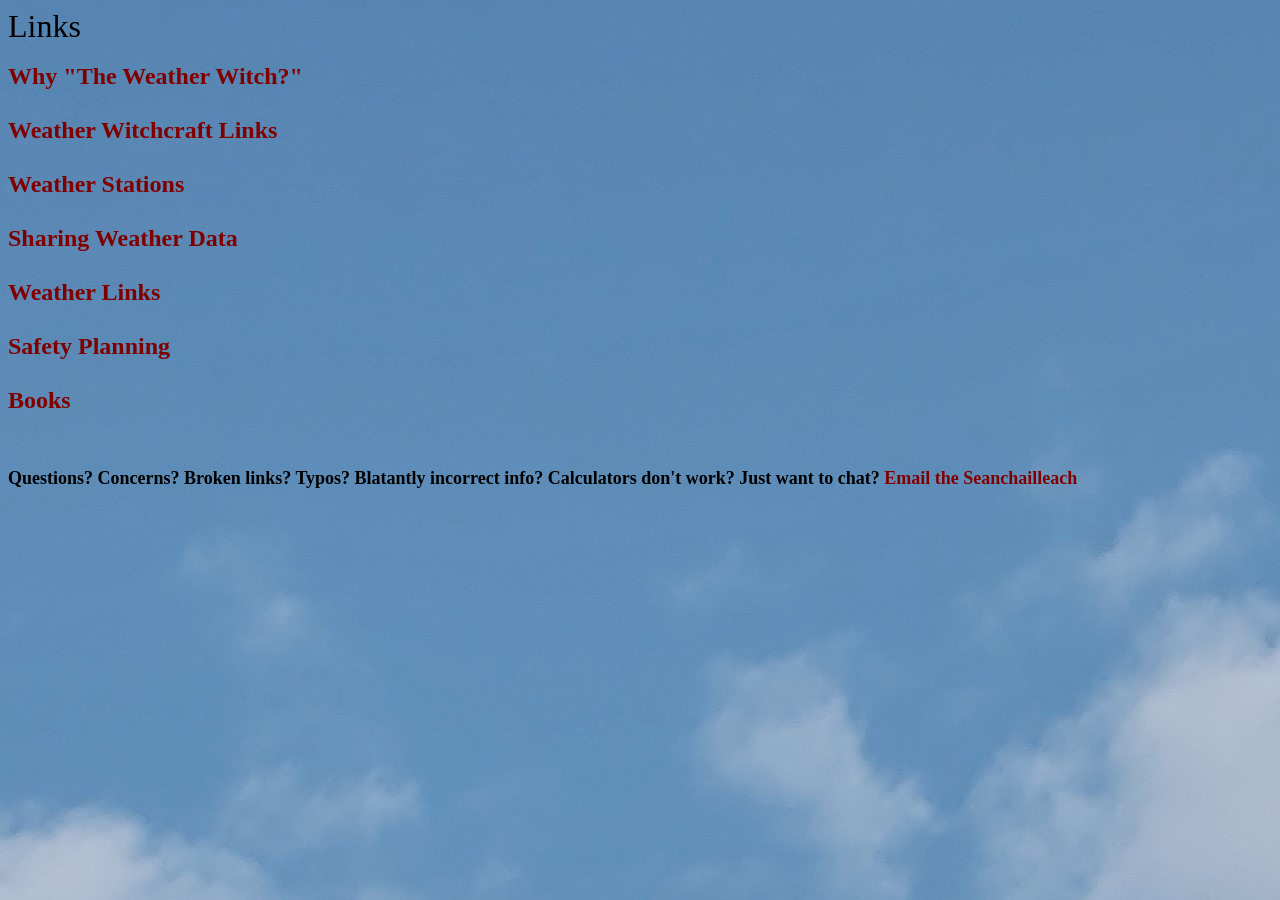
<file: menu.html>
<HTML>
<HEAD>
<base target="main">
<style>
a:link {
  color: maroon;
  background-color: transparent;
  text-decoration: none;
  font-weight: bold;
}
a:visited {
  color: purple;
  background-color: transparent;
  text-decoration: none;
  font-weight: bold;
}
a:hover {
  color: orange;
  background-color: transparent;
  text-decoration: underline;
}

</style>

</HEAD>
<body background="clouds2.jpg">
<font type="Georgia" size=6>

Links
</font>
<br><br>
<font type="Georgia" size=5>
<B>
<a href="witchcraft.html">Why "The Weather Witch?"</a>
<br><br>
<a href="witchlinks.html">Weather Witchcraft Links</a>
<br><br>
<a href="stations.html">Weather Stations</a>
<br><br>
<a href="share.html">Sharing Weather Data</a>
<br><br>
<a href="sciencelinks.html">Weather Links</a> 
<br><br>
<a href="safety.html">Safety Planning</a>
<br><br>
<a href="books.html">Books</a>
<br><br><br>
</font>
<font type="Georgia" size=4>
Questions? Concerns? Broken links? Typos? Blatantly incorrect info? Calculators don't work? Just want to chat? 
<a href="mailto:seanchailleach@theweatherwitch.com" target="top">Email the Seanchailleach</a>
</B>

<br><br><br><br><br><br><br><br><br><br><br><br><br><br>
<footer>
<!-- Start: Copyright 2024 TraceMyIP.org Service Code (012945-10052024)- DO NOT MODIFY //-->
<div id="elemID031021" style="line-height:16px;text-align:center;z-index:100000;">
<script async type="text/javascript" src="//s3.tracemyip.org/vLg/lgUrl.php?pidnVar2=73393&amp;prtVar2=4&amp;stlVar2=1209&amp;rgtype=4684NR-IPIB&amp;scvVar2=12"></script>
<noscript><a href="https://www.tracemyip.org/website-visitors-alerts.htm"><img src="//s3.tracemyip.org/vLg/1209/4684NR-IPIB/73393/4/12/ans/" alt="WEBSITE VISITS ALERTS" referrerpolicy="no-referrer-when-downgrade" style="border:0px;"></a></noscript></div>
<!-- End: TraceMyIP.org Service Code //-->
</footer>
</body>
</HTML>
</file>
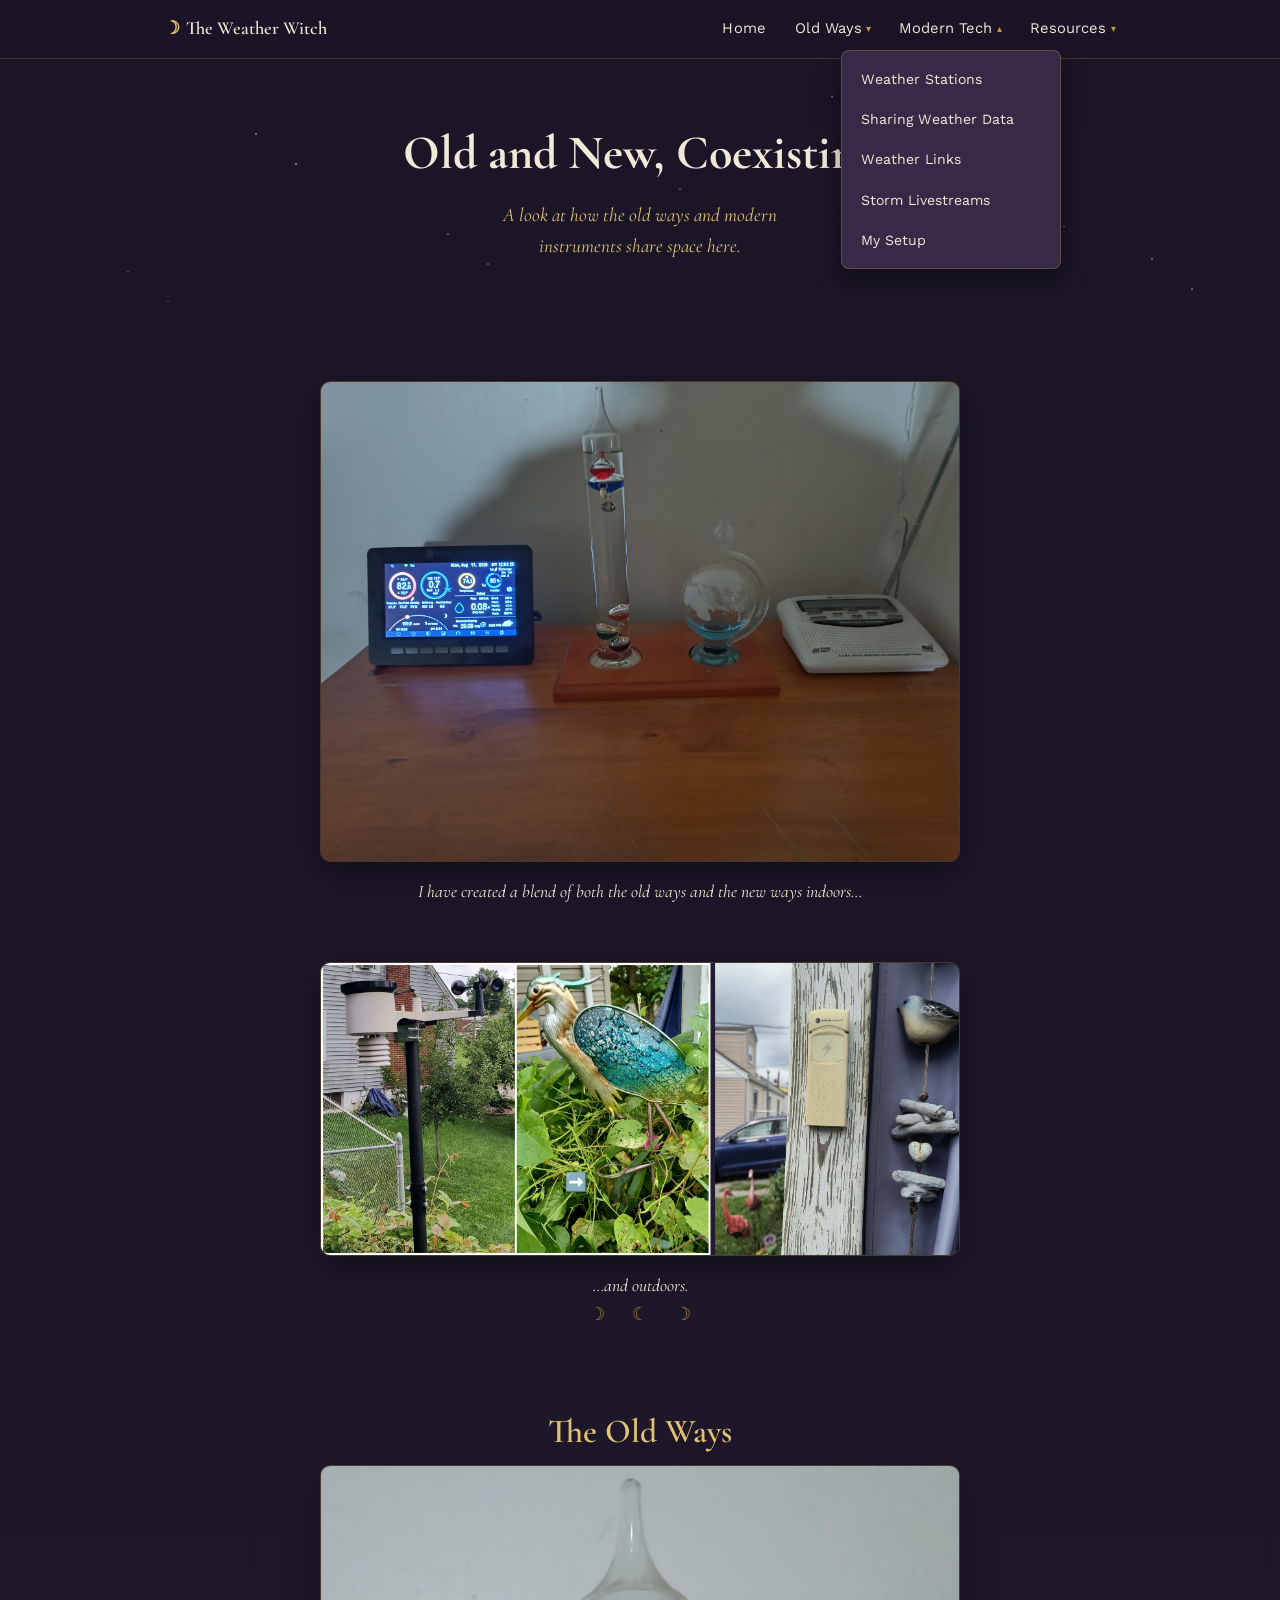
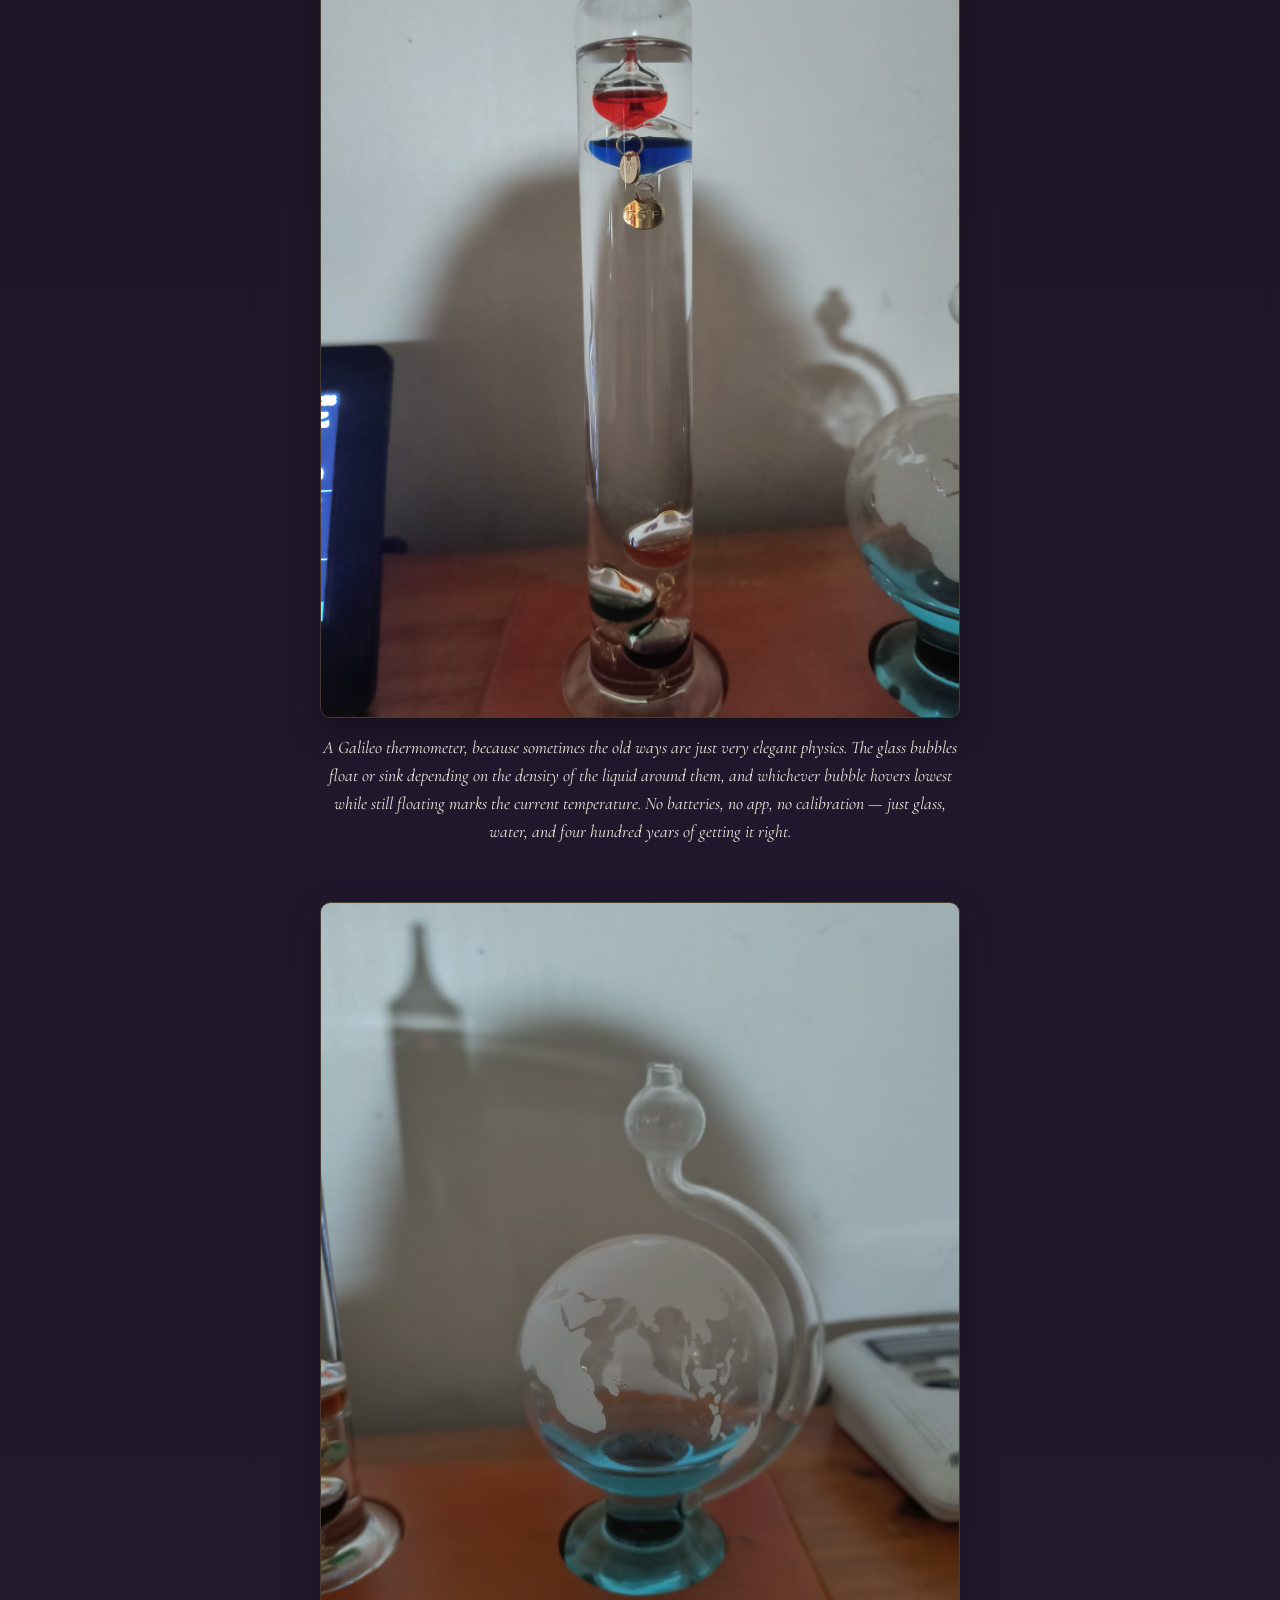
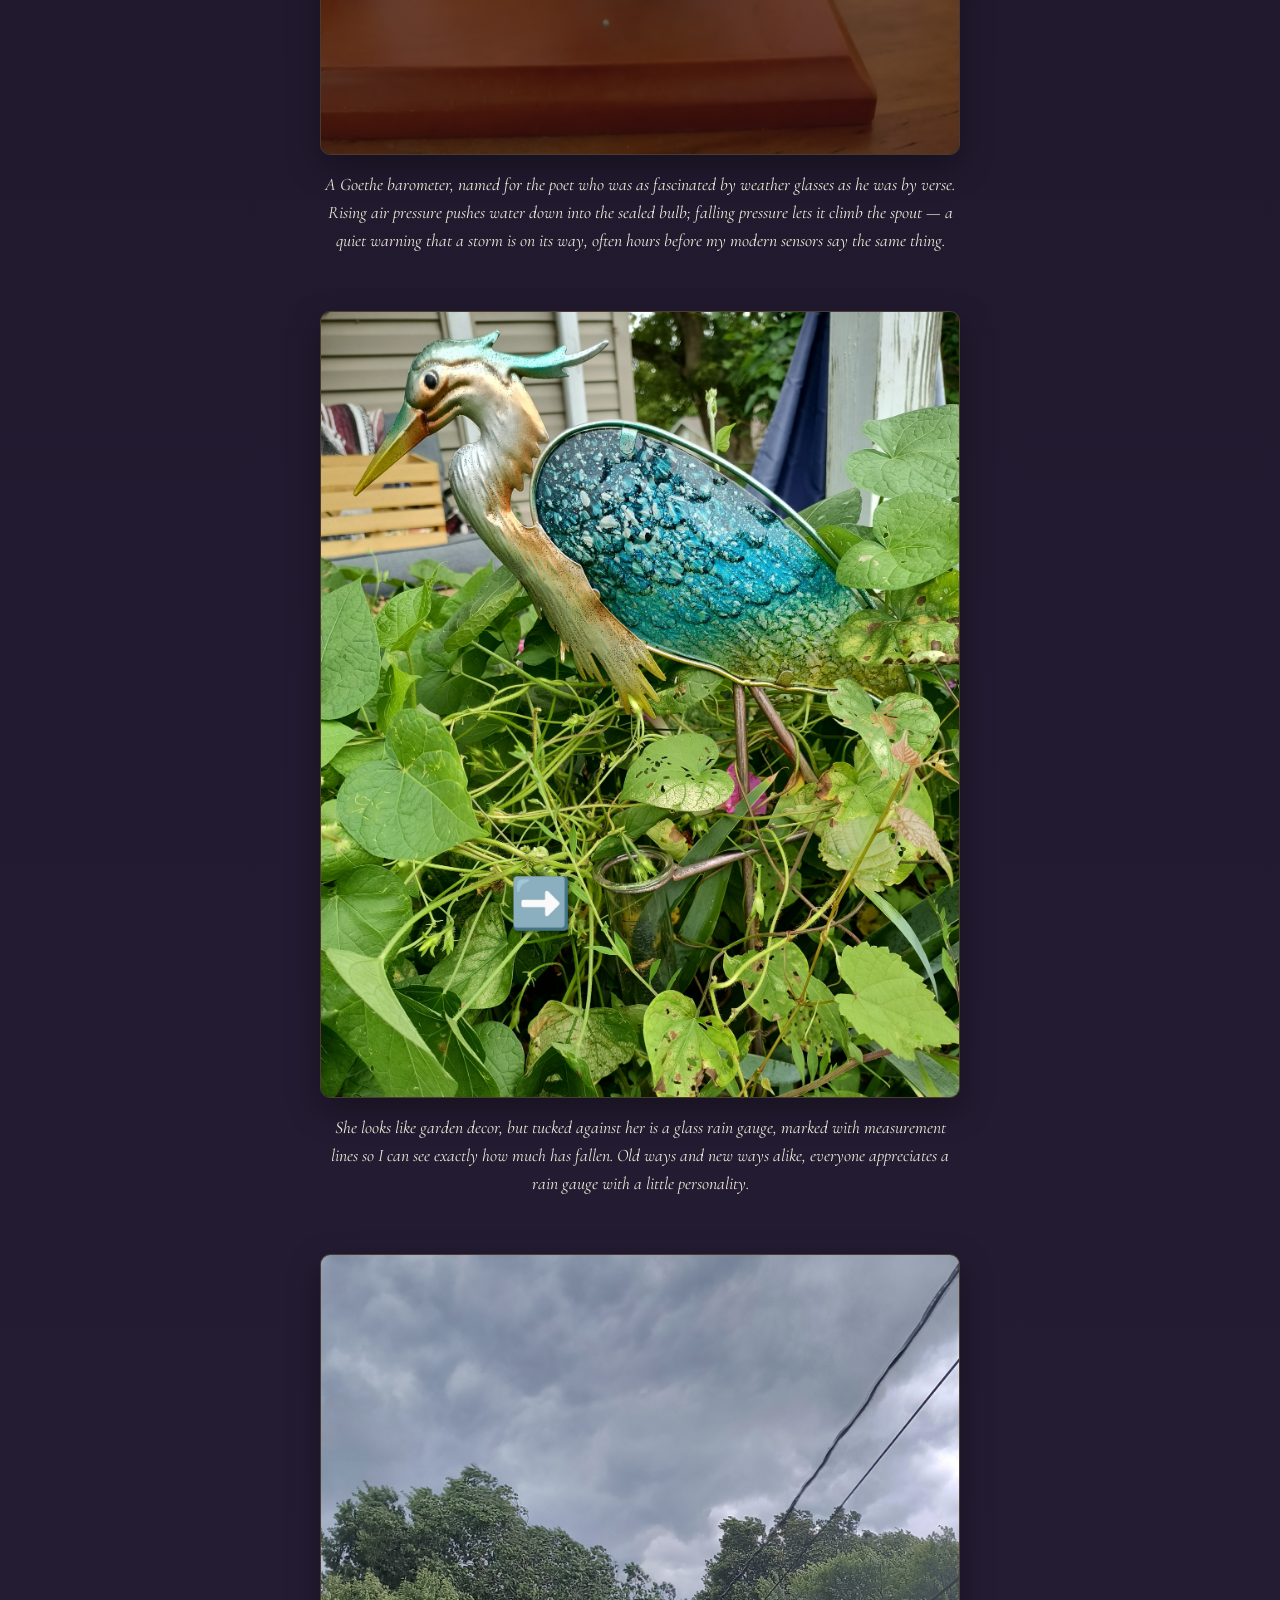
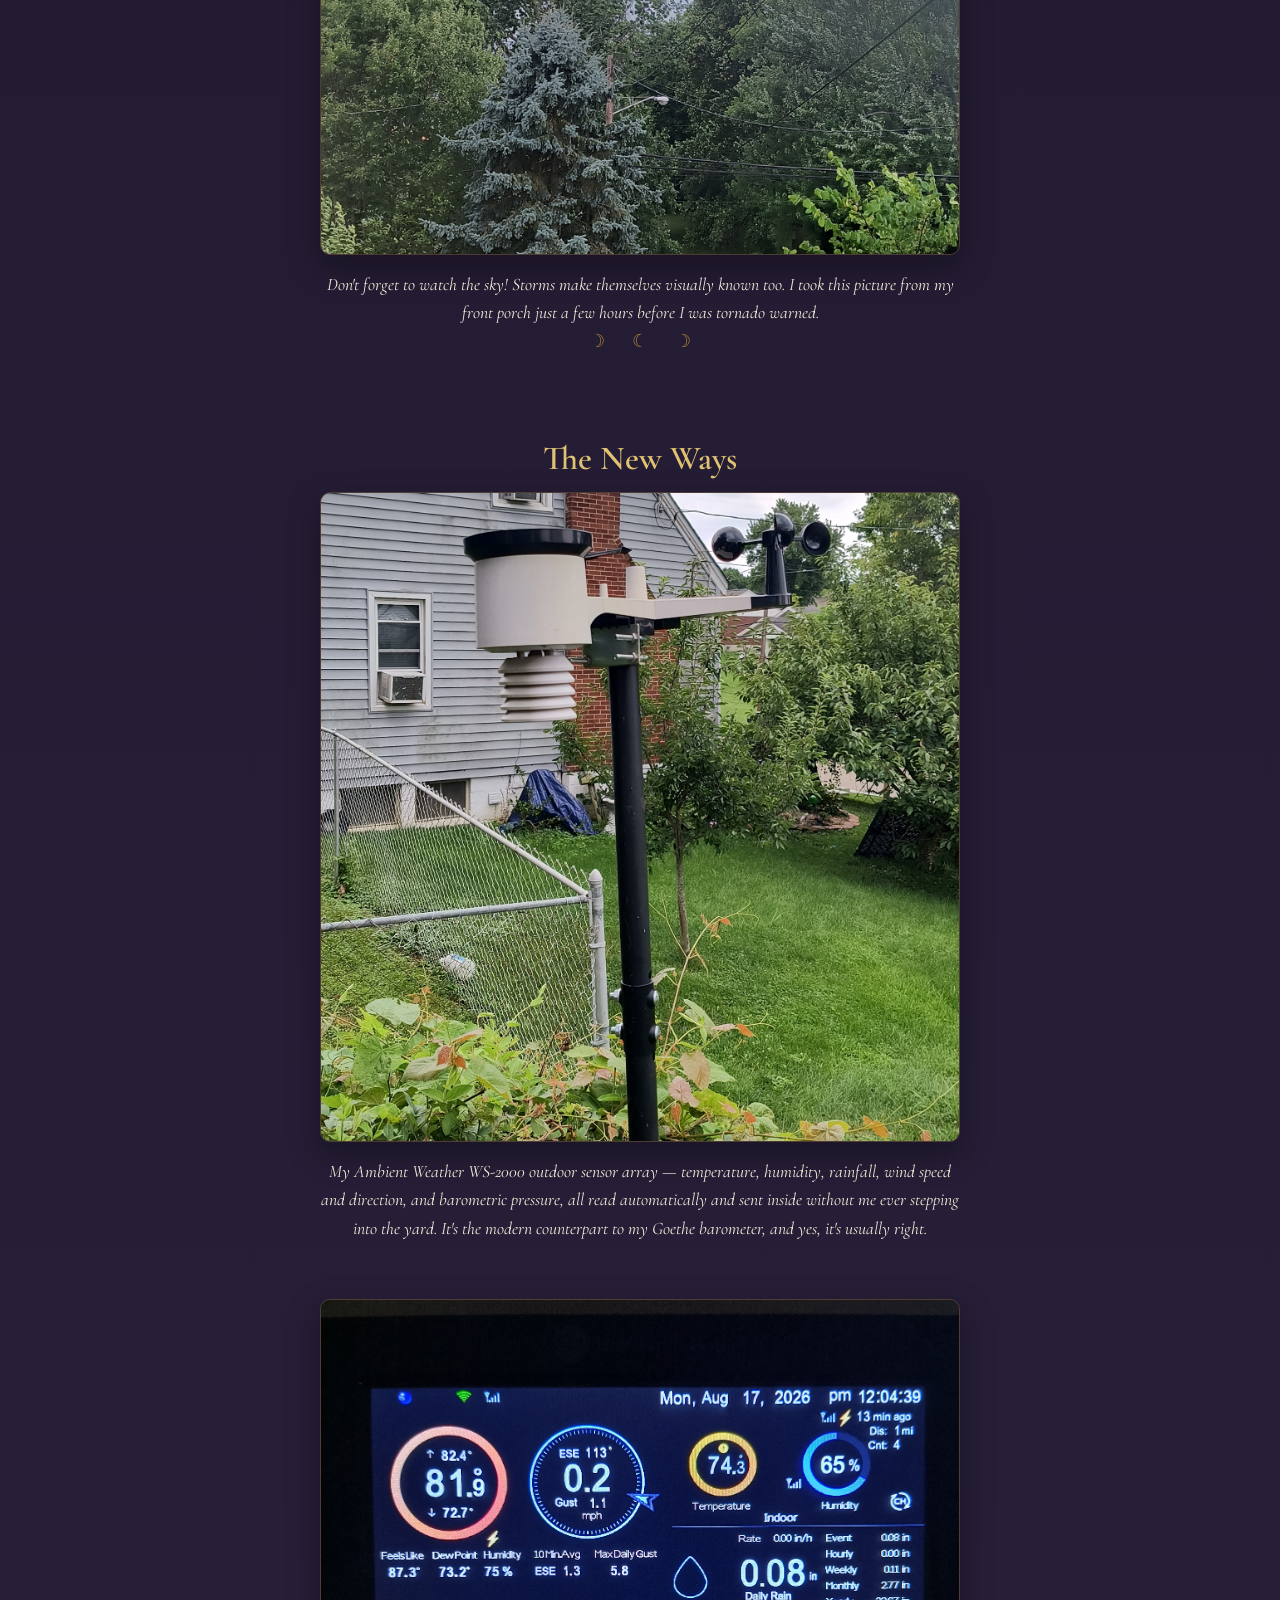
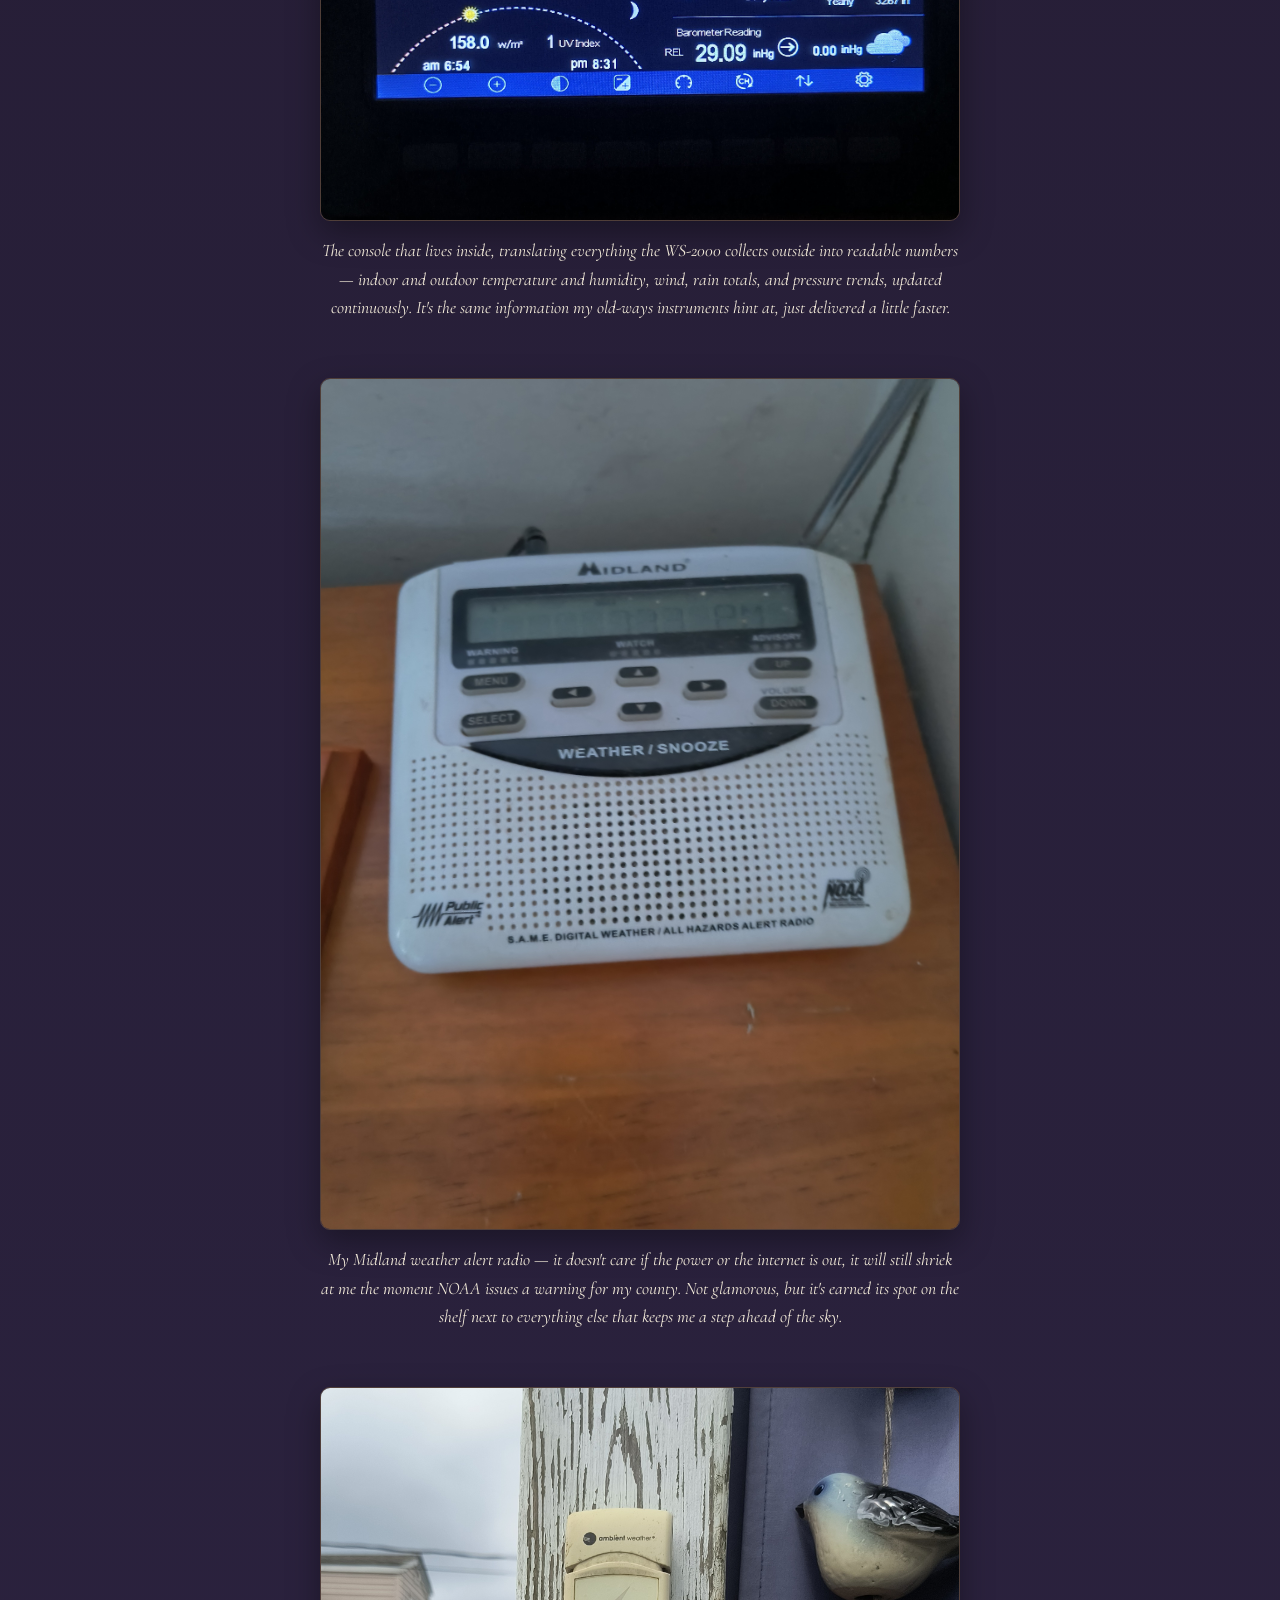
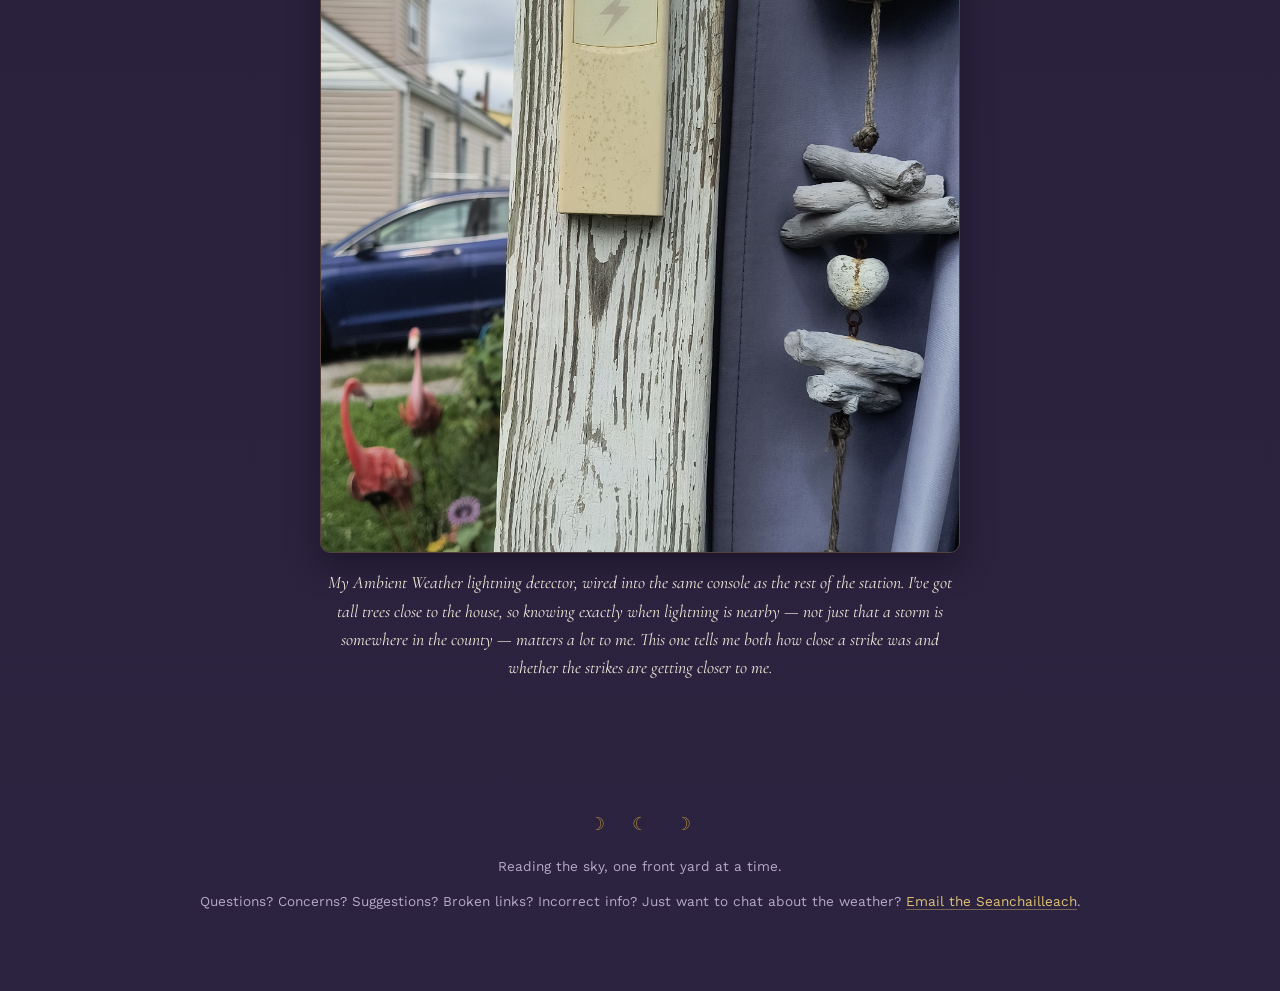
<file: mysetup.html>
<!DOCTYPE html>
<html lang="en">
<head>
<meta charset="UTF-8">
<meta name="viewport" content="width=device-width, initial-scale=1.0">
<title>Old and New, Coexisting — The Weather Witch</title>
<link rel="preconnect" href="https://fonts.googleapis.com">
<link rel="preconnect" href="https://fonts.gstatic.com" crossorigin>
<link href="https://fonts.googleapis.com/css2?family=Cormorant+Garamond:ital,wght@0,500;0,600;0,700;1,500&family=Work+Sans:wght@400;500;600&family=JetBrains+Mono:wght@400;500&display=swap" rel="stylesheet">
<link rel="stylesheet" href="styles.css">
</head>
<body>

<header class="site-header">
  <div class="header-inner">
    <a class="brand" href="index.html"><span class="moon-mini">☽</span> The Weather Witch</a>
    <input type="checkbox" id="nav-toggle" class="nav-toggle" aria-hidden="true">
    <label for="nav-toggle" class="nav-toggle-label" aria-label="Toggle menu"><span></span><span></span><span></span></label>
    <nav class="site-nav" aria-label="Primary">
      <a href="index.html">Home</a>
      <details class="nav-group">
        <summary>Old Ways</summary>
        <ul>
          <li><a href="witchcraft.html">Why the "Weather Witch"?</a></li>
          <li><a href="witchlinks.html">Weather Witchcraft Links</a></li>
        </ul>
      </details>
      <details class="nav-group" open>
        <summary>Modern Tech</summary>
        <ul>
          <li><a href="stations.html">Weather Stations</a></li>
          <li><a href="share.html">Sharing Weather Data</a></li>
          <li><a href="sciencelinks.html">Weather Links</a></li>
          <li><a href="people.html">Storm Livestreams</a></li>
          <li><a href="mysetup.html" class="active" aria-current="page">My Setup</a></li>
        </ul>
      </details>
      <details class="nav-group">
        <summary>Resources</summary>
        <ul>
          <li><a href="safety.html">Safety Planning</a></li>
          <li><a href="books.html">Books</a></li>
          <li><a href="apps.html">Weather Apps</a></li>
        </ul>
      </details>
    </nav>
  </div>
</header>

<div class="page-header stars">
  <h1>Old and New, Coexisting</h1>
  <p class="tagline">A look at how the old ways and modern instruments share space here.</p>
</div>

<main>

  <section>
    <figure class="photo-feature">
      <img src="personalstation.jpg" alt="A blend of old and new weather instruments set up indoors">
      <figcaption>I have created a blend of both the old ways and the new ways indoors...</figcaption>
    </figure>

    <figure class="photo-feature">
      <img src="outside.jpg" alt="A blend of old and new weather instruments set up outdoors">
      <figcaption>...and outdoors.</figcaption>
    </figure>
  </section>

  <div class="moon-divider" aria-hidden="true">☽ ☾ ☽</div>

  <section>
    <h2>The Old Ways</h2>

    <figure class="photo-feature">
      <img src="thermometer.jpg" alt="A Galileo thermometer">
      <figcaption>A Galileo thermometer, because sometimes the old ways are just very elegant physics. The glass
      bubbles float or sink depending on the density of the liquid around them, and whichever bubble hovers
      lowest while still floating marks the current temperature. No batteries, no app, no calibration — just
      glass, water, and four hundred years of getting it right.</figcaption>
    </figure>

    <figure class="photo-feature">
      <img src="barometer.jpg" alt="A Goethe barometer">
      <figcaption>A Goethe barometer, named for the poet who was as fascinated by weather glasses as he was by
      verse. Rising air pressure pushes water down into the sealed bulb; falling pressure lets it climb the
      spout — a quiet warning that a storm is on its way, often hours before my modern sensors say the same
      thing.</figcaption>
    </figure>

    <figure class="photo-feature">
      <img src="heron.jpg" alt="A heron statue that doubles as a rain gauge, with a glass tube marked with measurement lines">
      <figcaption>She looks like garden decor, but tucked against her is a glass rain gauge, marked with
      measurement lines so I can see exactly how much has fallen. Old ways and new ways alike, everyone
      appreciates a rain gauge with a little personality.</figcaption>
    </figure>

    <figure class="photo-feature">
      <img src="storm.jpg" alt="A storm approaching, photographed from the front porch">
      <figcaption>Don't forget to watch the sky! Storms make themselves visually known too. I took this picture
      from my front porch just a few hours before I was tornado warned.</figcaption>
    </figure>
  </section>

  <div class="moon-divider" aria-hidden="true">☽ ☾ ☽</div>

  <section>
    <h2>The New Ways</h2>

    <figure class="photo-feature">
      <img src="weatherstation.jpg" alt="An Ambient Weather WS-2000 outdoor weather station">
      <figcaption>My Ambient Weather WS-2000 outdoor sensor array — temperature, humidity, rainfall, wind speed
      and direction, and barometric pressure, all read automatically and sent inside without me ever stepping
      into the yard. It's the modern counterpart to my Goethe barometer, and yes, it's usually right.</figcaption>
    </figure>

    <figure class="photo-feature">
      <img src="console.jpg" alt="The indoor console display for the WS-2000 weather station">
      <figcaption>The console that lives inside, translating everything the WS-2000 collects outside into
      readable numbers — indoor and outdoor temperature and humidity, wind, rain totals, and pressure trends,
      updated continuously. It's the same information my old-ways instruments hint at, just delivered a little
      faster.</figcaption>
    </figure>

    <figure class="photo-feature">
      <img src="radio.jpg" alt="A Midland weather alert radio">
      <figcaption>My Midland weather alert radio — it doesn't care if the power or the internet is out, it will
      still shriek at me the moment NOAA issues a warning for my county. Not glamorous, but it's earned its
      spot on the shelf next to everything else that keeps me a step ahead of the sky.</figcaption>
    </figure>

    <figure class="photo-feature">
      <img src="lightning.jpg" alt="An Ambient Weather lightning detector">
      <figcaption>My Ambient Weather lightning detector, wired into the same console as the rest of the
      station. I've got tall trees close to the house, so knowing exactly when lightning is nearby — not just
      that a storm is somewhere in the county — matters a lot to me. This one tells me both how close a strike
      was and whether the strikes are getting closer to me.</figcaption>
    </figure>
  </section>

</main>

<footer>
  <div class="moon-divider" aria-hidden="true">☽ ☾ ☽</div>
  <p>Reading the sky, one front yard at a time.</p>
  <p class="contact">Questions? Concerns? Suggestions? Broken links? Incorrect info? Just want to chat about the
  weather? <a href="mailto:seanchailleach@theweatherwitch.com">Email the Seanchailleach</a>.</p>
</footer>

<script src="nav.js" defer></script>
</body>
</html>
</file>
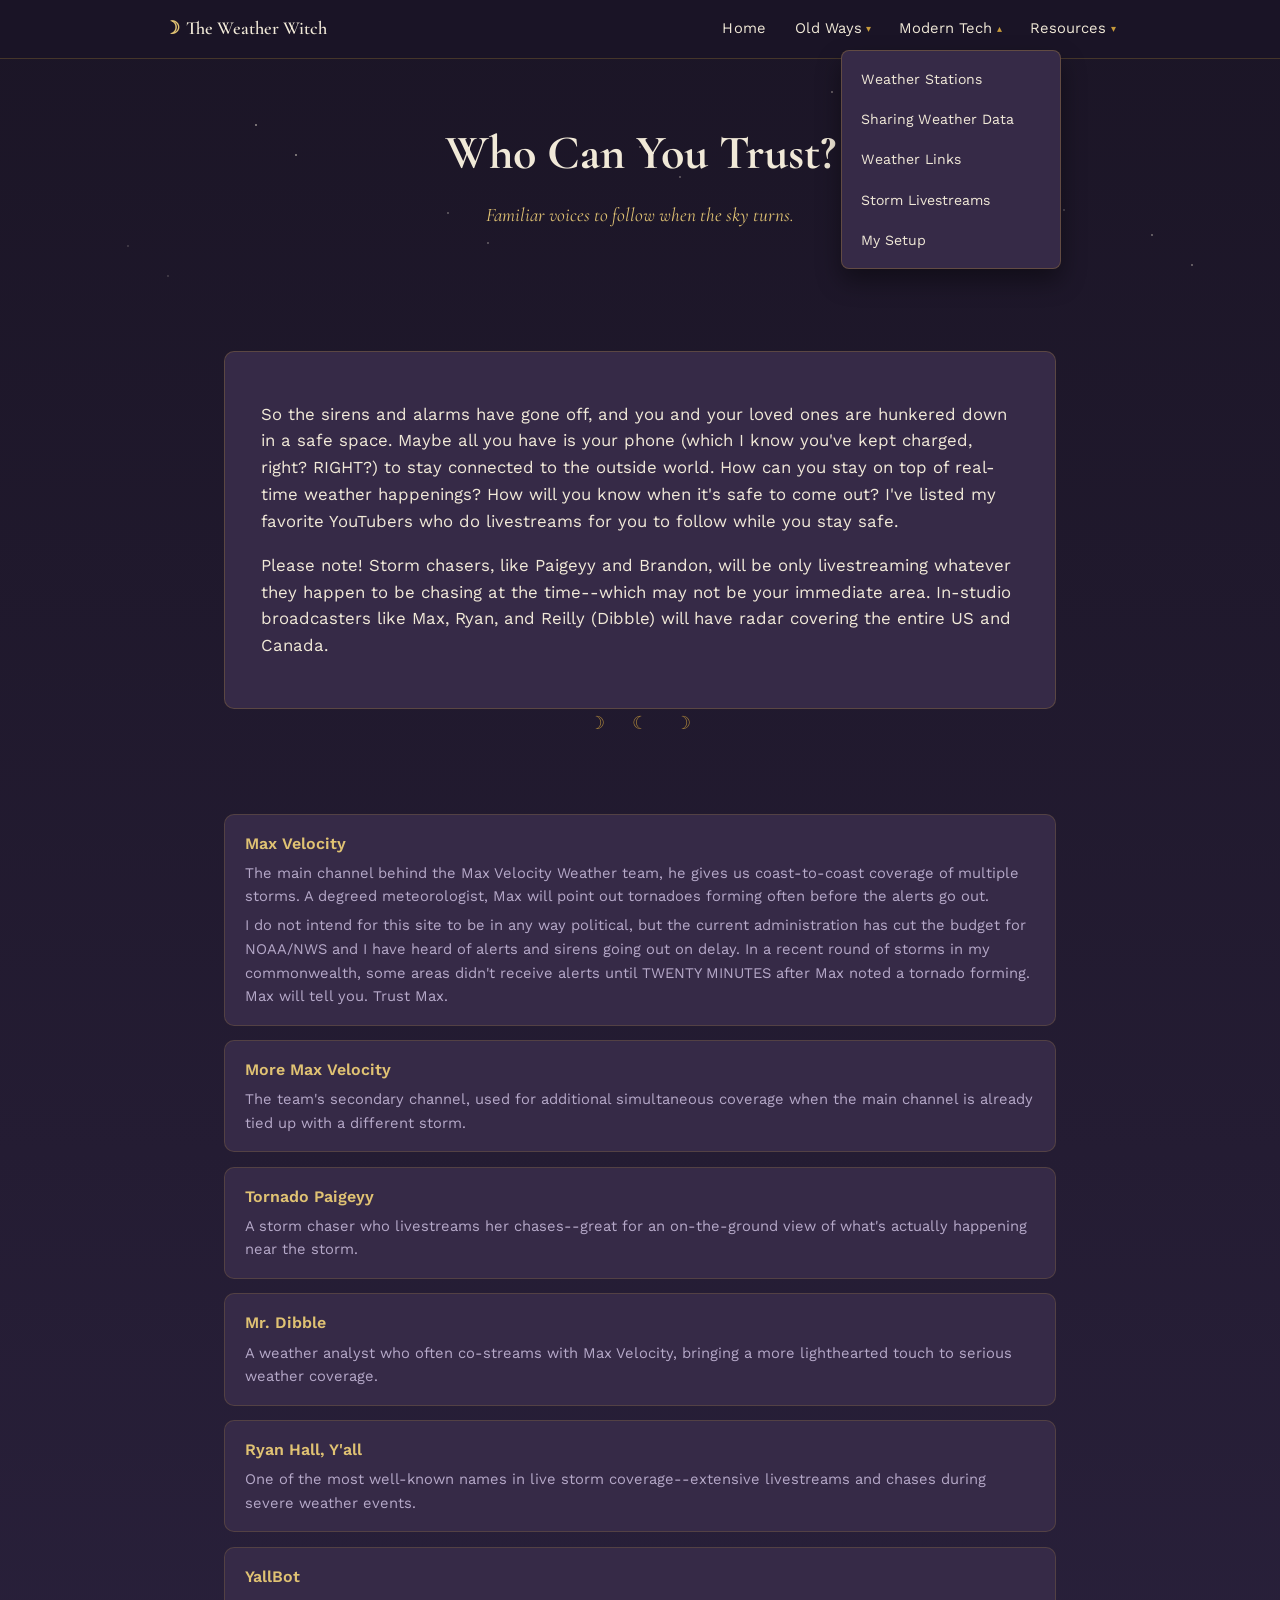
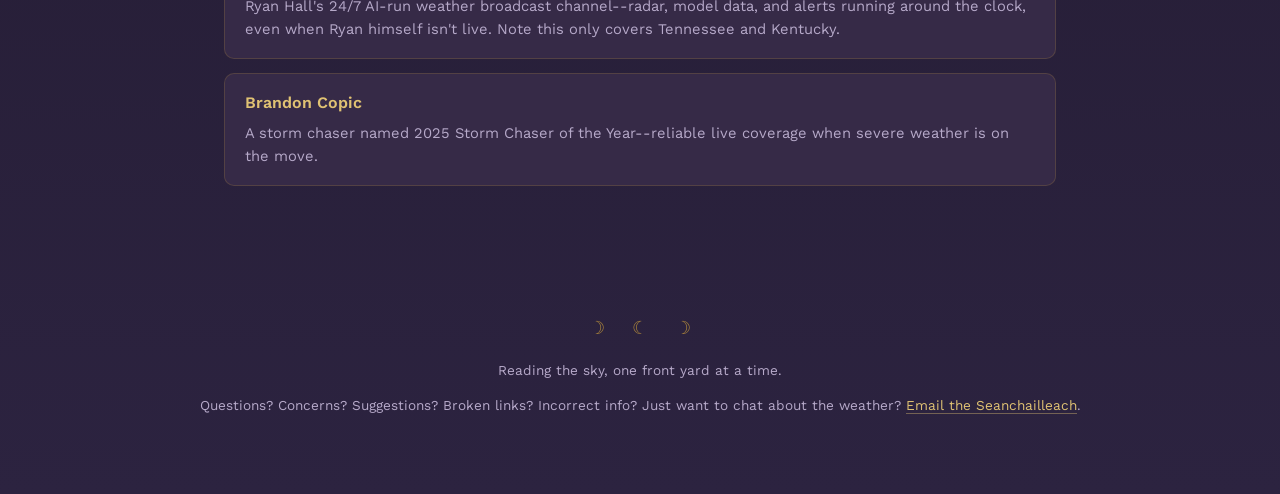
<file: people.html>
<!DOCTYPE html>
<html lang="en">
<head>
<meta charset="UTF-8">
<meta name="viewport" content="width=device-width, initial-scale=1.0">
<title>Who Can You Trust? — The Weather Witch</title>
<link rel="preconnect" href="https://fonts.googleapis.com">
<link rel="preconnect" href="https://fonts.gstatic.com" crossorigin>
<link href="https://fonts.googleapis.com/css2?family=Cormorant+Garamond:ital,wght@0,500;0,600;0,700;1,500&family=Work+Sans:wght@400;500;600&family=JetBrains+Mono:wght@400;500&display=swap" rel="stylesheet">
<link rel="stylesheet" href="styles.css">
</head>
<body>

<header class="site-header">
  <div class="header-inner">
    <a class="brand" href="index.html"><span class="moon-mini">☽</span> The Weather Witch</a>
    <input type="checkbox" id="nav-toggle" class="nav-toggle" aria-hidden="true">
    <label for="nav-toggle" class="nav-toggle-label" aria-label="Toggle menu"><span></span><span></span><span></span></label>
    <nav class="site-nav" aria-label="Primary">
      <a href="index.html">Home</a>
      <details class="nav-group">
        <summary>Old Ways</summary>
        <ul>
          <li><a href="witchcraft.html">Why the "Weather Witch"?</a></li>
          <li><a href="witchlinks.html">Weather Witchcraft Links</a></li>
        </ul>
      </details>
      <details class="nav-group" open>
        <summary>Modern Tech</summary>
        <ul>
          <li><a href="stations.html">Weather Stations</a></li>
          <li><a href="share.html">Sharing Weather Data</a></li>
          <li><a href="sciencelinks.html">Weather Links</a></li>
          <li><a href="people.html" class="active" aria-current="page">Storm Livestreams</a></li>
          <li><a href="mysetup.html">My Setup</a></li>
        </ul>
      </details>
      <details class="nav-group">
        <summary>Resources</summary>
        <ul>
          <li><a href="safety.html">Safety Planning</a></li>
          <li><a href="books.html">Books</a></li>
          <li><a href="apps.html">Weather Apps</a></li>
        </ul>
      </details>
    </nav>
  </div>
</header>

<div class="page-header stars">
  <h1>Who Can You Trust?</h1>
  <p class="tagline">Familiar voices to follow when the sky turns.</p>
</div>

<main>

  <section>
    <div class="intro-card">
      <p>So the sirens and alarms have gone off, and you and your loved ones are hunkered down in a safe space.
      Maybe all you have is your phone (which I know you've kept charged, right? RIGHT?) to stay connected to
      the outside world. How can you stay on top of real-time weather happenings? How will you know when it's
      safe to come out? I've listed my favorite YouTubers who do livestreams for you to follow while you stay
      safe.</p>
      <p>Please note! Storm chasers, like Paigeyy and Brandon, will be only livestreaming whatever they happen
      to be chasing at the time--which may not be your immediate area. In-studio broadcasters like Max, Ryan,
      and Reilly (Dibble) will have radar covering the entire US and Canada.</p>
    </div>
  </section>

  <div class="moon-divider" aria-hidden="true">☽ ☾ ☽</div>

  <section>
    <ul class="link-list">
      <li>
        <a href="https://www.youtube.com/@MaxVelocityWX" target="top">Max Velocity</a>
        <p>The main channel behind the Max Velocity Weather team, he gives us coast-to-coast coverage of
        multiple storms. A degreed meteorologist, Max will point out tornadoes forming often before the alerts
        go out.</p>
        <p>I do not intend for this site to be in any way political, but the current administration has cut the
        budget for NOAA/NWS and I have heard of alerts and sirens going out on delay. In a recent round of
        storms in my commonwealth, some areas didn't receive alerts until TWENTY MINUTES after Max noted a
        tornado forming. Max will tell you. Trust Max.</p>
      </li>
      <li>
        <a href="https://www.youtube.com/@MoreMaxVelocity" target="top">More Max Velocity</a>
        <p>The team's secondary channel, used for additional simultaneous coverage when the main channel is
        already tied up with a different storm.</p>
      </li>
      <li>
        <a href="https://www.youtube.com/@tornadopaigeyy" target="top">Tornado Paigeyy</a>
        <p>A storm chaser who livestreams her chases--great for an on-the-ground view of what's actually
        happening near the storm.</p>
      </li>
      <li>
        <a href="https://www.youtube.com/@mr.dibble" target="top">Mr. Dibble</a>
        <p>A weather analyst who often co-streams with Max Velocity, bringing a more lighthearted touch to
        serious weather coverage.</p>
      </li>
      <li>
        <a href="https://www.youtube.com/@RyanHallYall" target="top">Ryan Hall, Y'all</a>
        <p>One of the most well-known names in live storm coverage--extensive livestreams and chases during
        severe weather events.</p>
      </li>
      <li>
        <a href="https://www.youtube.com/@OfficialYallBot" target="top">YallBot</a>
        <p>Ryan Hall's 24/7 AI-run weather broadcast channel--radar, model data, and alerts running around the
        clock, even when Ryan himself isn't live. Note this only covers Tennessee and Kentucky.</p>
      </li>
      <li>
        <a href="https://www.youtube.com/@BrandonCopicWx" target="top">Brandon Copic</a>
        <p>A storm chaser named 2025 Storm Chaser of the Year--reliable live coverage when severe weather is on
        the move.</p>
      </li>
    </ul>
  </section>

</main>

<footer>
  <div class="moon-divider" aria-hidden="true">☽ ☾ ☽</div>
  <p>Reading the sky, one front yard at a time.</p>
  <p class="contact">Questions? Concerns? Suggestions? Broken links? Incorrect info? Just want to chat about the
  weather? <a href="mailto:seanchailleach@theweatherwitch.com">Email the Seanchailleach</a>.</p>
</footer>

<script src="nav.js" defer></script>
</body>
</html>
</file>
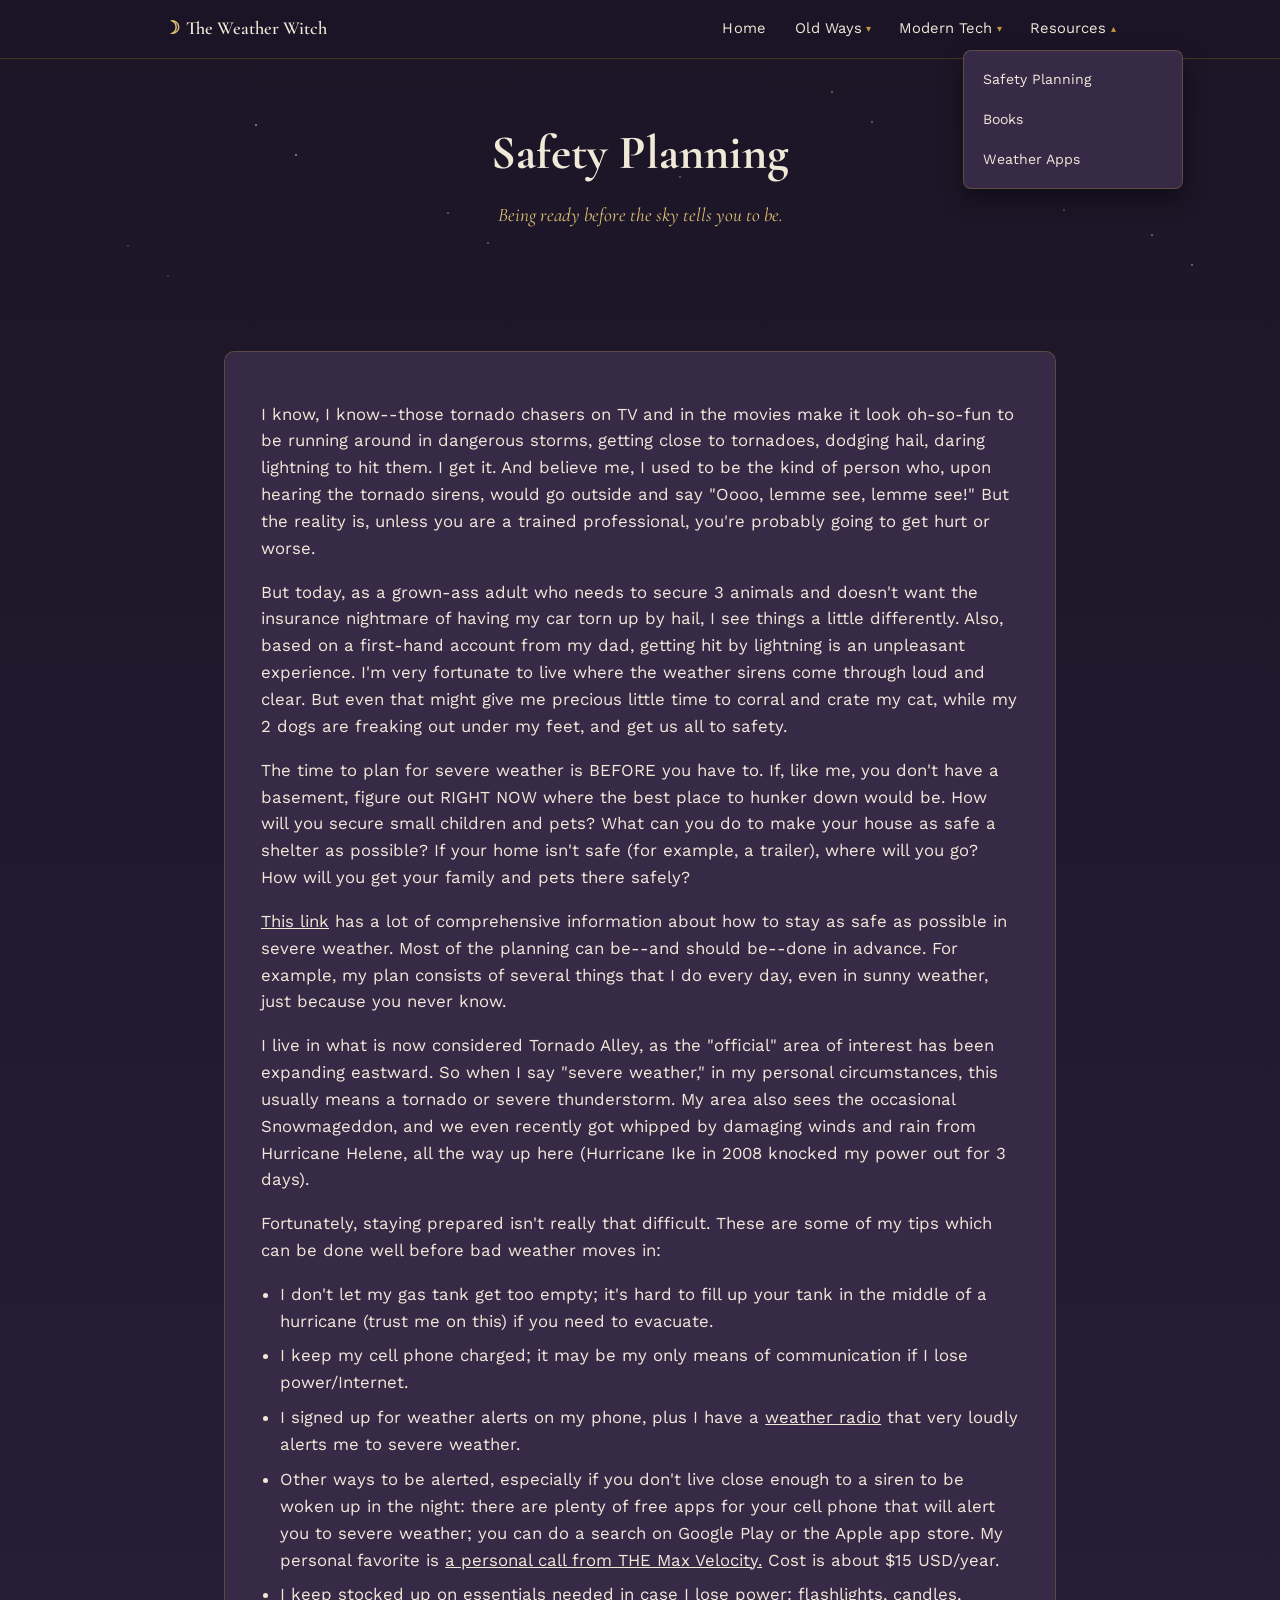
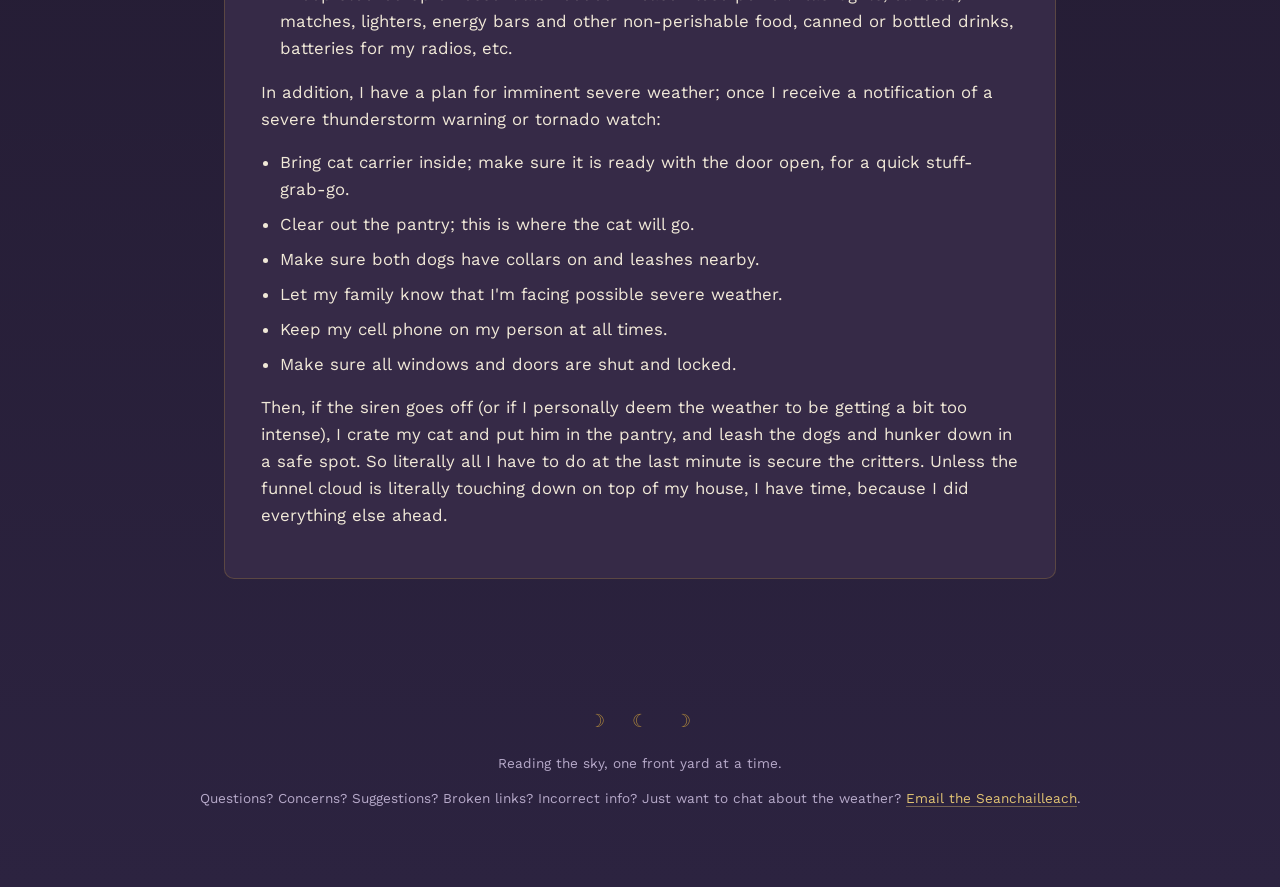
<file: safety.html>
<!DOCTYPE html>
<html lang="en">
<head>
<meta charset="UTF-8">
<meta name="viewport" content="width=device-width, initial-scale=1.0">
<title>Safety Planning — The Weather Witch</title>
<link rel="preconnect" href="https://fonts.googleapis.com">
<link rel="preconnect" href="https://fonts.gstatic.com" crossorigin>
<link href="https://fonts.googleapis.com/css2?family=Cormorant+Garamond:ital,wght@0,500;0,600;0,700;1,500&family=Work+Sans:wght@400;500;600&family=JetBrains+Mono:wght@400;500&display=swap" rel="stylesheet">
<link rel="stylesheet" href="styles.css">
</head>
<body>

<header class="site-header">
  <div class="header-inner">
    <a class="brand" href="index.html"><span class="moon-mini">☽</span> The Weather Witch</a>
    <input type="checkbox" id="nav-toggle" class="nav-toggle" aria-hidden="true">
    <label for="nav-toggle" class="nav-toggle-label" aria-label="Toggle menu"><span></span><span></span><span></span></label>
    <nav class="site-nav" aria-label="Primary">
      <a href="index.html">Home</a>
      <details class="nav-group">
        <summary>Old Ways</summary>
        <ul>
          <li><a href="witchcraft.html">Why the "Weather Witch"?</a></li>
          <li><a href="witchlinks.html">Weather Witchcraft Links</a></li>
        </ul>
      </details>
      <details class="nav-group">
        <summary>Modern Tech</summary>
        <ul>
          <li><a href="stations.html">Weather Stations</a></li>
          <li><a href="share.html">Sharing Weather Data</a></li>
          <li><a href="sciencelinks.html">Weather Links</a></li>
          <li><a href="people.html">Storm Livestreams</a></li>
          <li><a href="mysetup.html">My Setup</a></li>
        </ul>
      </details>
      <details class="nav-group" open>
        <summary>Resources</summary>
        <ul>
          <li><a href="safety.html" class="active" aria-current="page">Safety Planning</a></li>
          <li><a href="books.html">Books</a></li>
          <li><a href="apps.html">Weather Apps</a></li>
        </ul>
      </details>
    </nav>
  </div>
</header>

<div class="page-header stars">
  <h1>Safety Planning</h1>
  <p class="tagline">Being ready before the sky tells you to be.</p>
</div>

<main>
  <section>
    <div class="content-card">
      <p>I know, I know--those tornado chasers on TV and in the movies make it look oh-so-fun to be running around in dangerous storms, getting
      close to tornadoes, dodging hail, daring lightning to hit them. I get it. And believe me, I used to be the kind of person who, upon hearing the tornado sirens, would go outside and
      say "Oooo, lemme see, lemme see!" But the reality is, unless you are a trained professional, you're probably
      going to get hurt or worse.</p>

      <p>But today, as a grown-ass adult who needs to secure 3 animals and doesn't want the insurance nightmare of having my car torn up by hail,
      I see things a little differently. Also, based on a first-hand account from my dad, getting hit by lightning is an unpleasant
      experience. I'm very fortunate to live where the weather sirens come through loud and clear. But even that might give me
      precious little time to corral and
      crate my cat, while my 2 dogs are freaking out under my feet, and get us all to safety.</p>

      <p>The time to plan for severe weather is BEFORE you have to. If, like me, you don't have a basement, figure out RIGHT NOW where the best
      place to hunker down would be. How will you secure small children and pets? What can you do to make your house as safe a shelter as
      possible? If your home isn't safe (for example, a trailer), where will you go? How will you get your family and pets there safely?</p>

      <p><a href="https://www.ready.gov/plan" target="top">This link</a> has a lot of comprehensive information about how to stay as safe as
      possible in severe weather. Most of the planning can be--and should be--done in advance. For example, my plan consists of several things that I
      do every day, even in sunny weather, just because you never know.</p>

      <p>I live in what is now considered Tornado Alley, as the "official" area of interest has been expanding eastward. So when I say "severe weather," in my
      personal circumstances, this usually means a tornado or severe thunderstorm. My area also sees the occasional Snowmageddon, and
      we even recently got whipped by damaging winds and rain from Hurricane Helene, all the way up here (Hurricane Ike in 2008 knocked my
      power out for 3 days).</p>

      <p>Fortunately, staying prepared isn't really that difficult. These are some of my tips which can be done well before bad weather
      moves in:</p>

      <ul>
        <li>I don't let my gas tank get too empty; it's hard to fill up your tank in the middle of a hurricane (trust me on this) if you need to
        evacuate.</li>
        <li>I keep my cell phone charged; it may be my only means of communication if I lose power/Internet.</li>
        <li>I signed up for weather alerts on my phone, plus I have a
        <a href="https://www.globalindustrial.com/p/noaa-weather-alert-radio-white" target="top">weather radio</a> that very loudly
        alerts me to severe weather.</li>
        <li>Other ways to be alerted, especially if you don't live close enough to a siren to be woken up in the night: there are plenty of
        free apps for your cell phone that will alert you to severe weather; you can do a search on Google Play or the Apple app store. My
        personal favorite is <a href="https://maxalert.net/" target="top">a personal call from THE Max Velocity.</a> Cost is about
        $15 USD/year.</li>
        <li>I keep stocked up on essentials needed in case I lose power: flashlights, candles, matches, lighters, energy bars and other non-perishable food,
        canned or bottled drinks, batteries for my radios, etc.</li>
      </ul>

      <p>In addition, I have a plan for imminent severe weather; once I receive a notification of a severe thunderstorm warning or
      tornado watch:</p>

      <ul>
        <li>Bring cat carrier inside; make sure it is ready with the door open, for a quick stuff-grab-go.</li>
        <li>Clear out the pantry; this is where the cat will go.</li>
        <li>Make sure both dogs have collars on and leashes nearby.</li>
        <li>Let my family know that I'm facing possible severe weather.</li>
        <li>Keep my cell phone on my person at all times.</li>
        <li>Make sure all windows and doors are shut and locked.</li>
      </ul>

      <p>Then, if the siren goes off (or if I personally deem the weather to be getting a bit too intense), I crate my cat and put him in
      the pantry, and leash the dogs and hunker down in a safe spot. So literally
      all I have to do at the last minute is secure the critters. Unless the funnel cloud is literally touching down on top of my house, I
      have time, because I did everything else ahead.</p>
    </div>
  </section>
</main>

<footer>
  <div class="moon-divider" aria-hidden="true">☽ ☾ ☽</div>
  <p>Reading the sky, one front yard at a time.</p>
  <p class="contact">Questions? Concerns? Suggestions? Broken links? Incorrect info? Just want to chat about the
  weather? <a href="mailto:seanchailleach@theweatherwitch.com">Email the Seanchailleach</a>.</p>
</footer>

<script src="nav.js" defer></script>
</body>
</html>
</file>
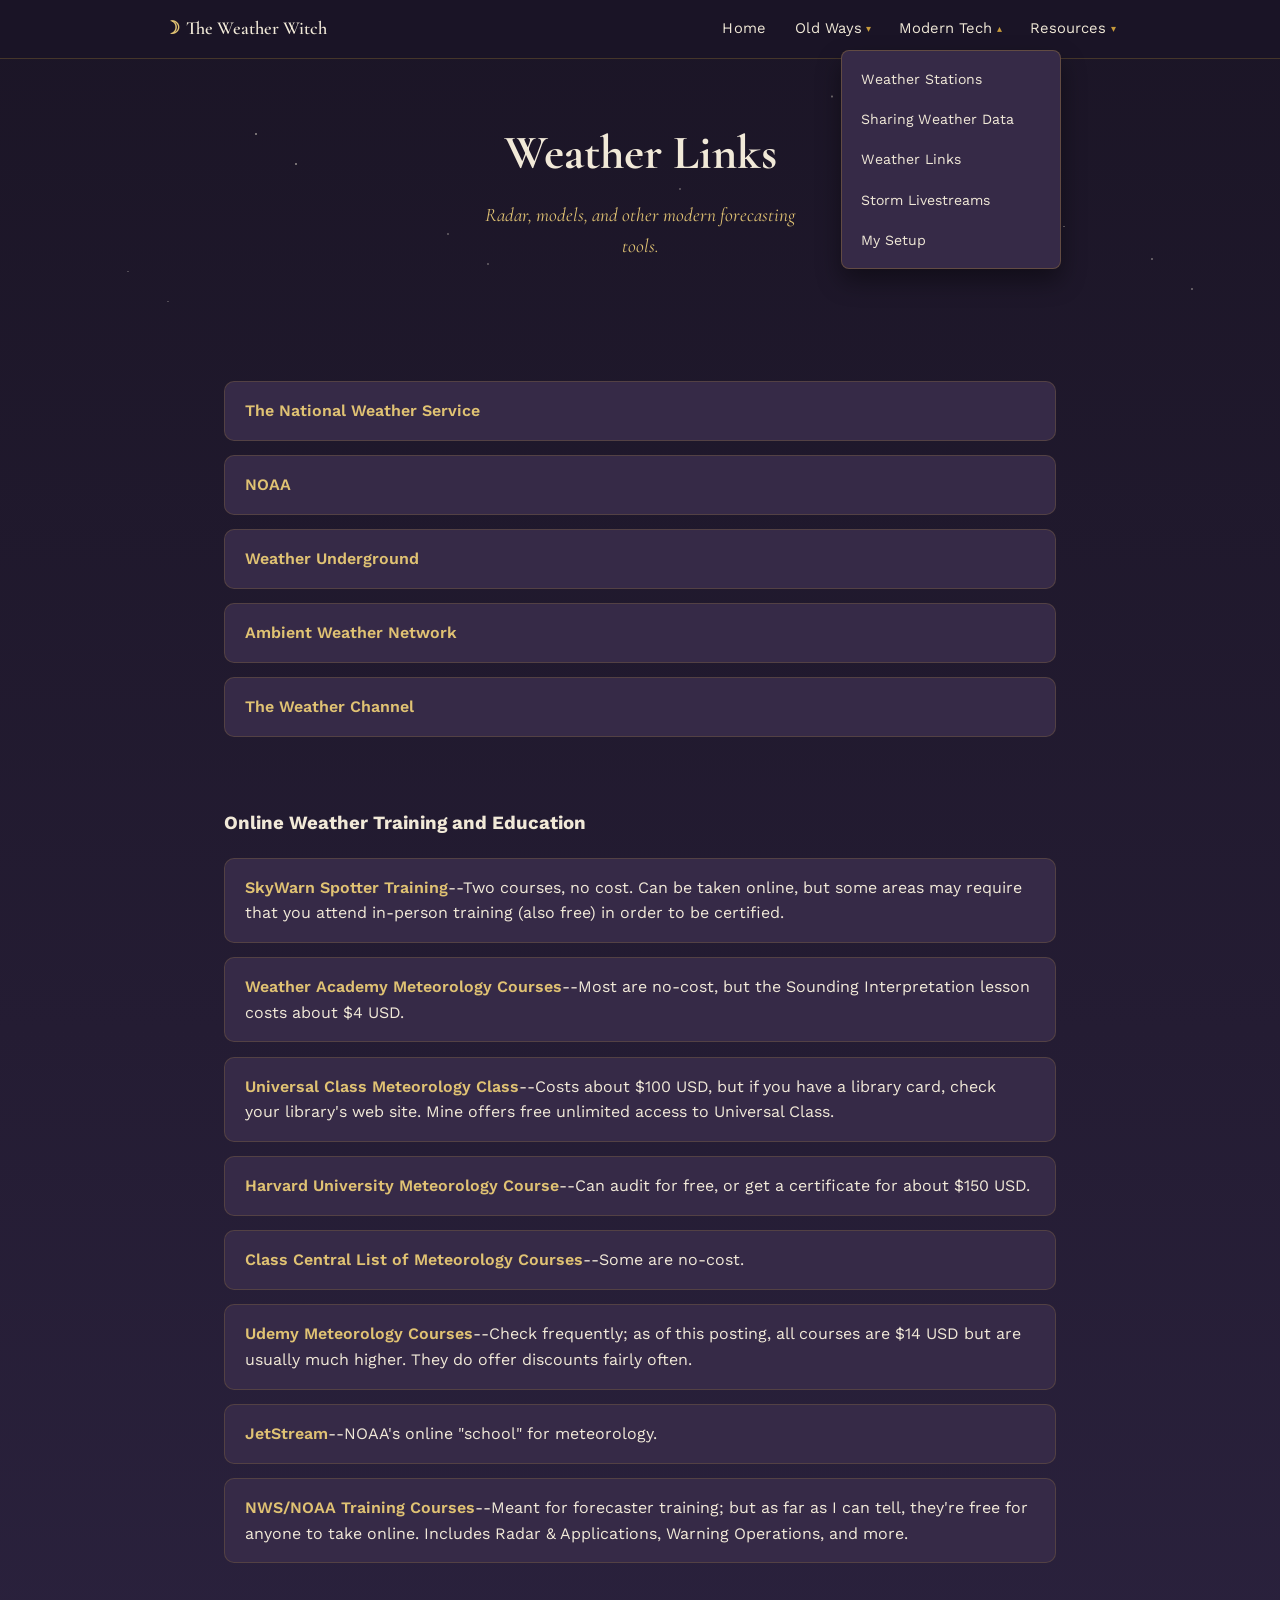
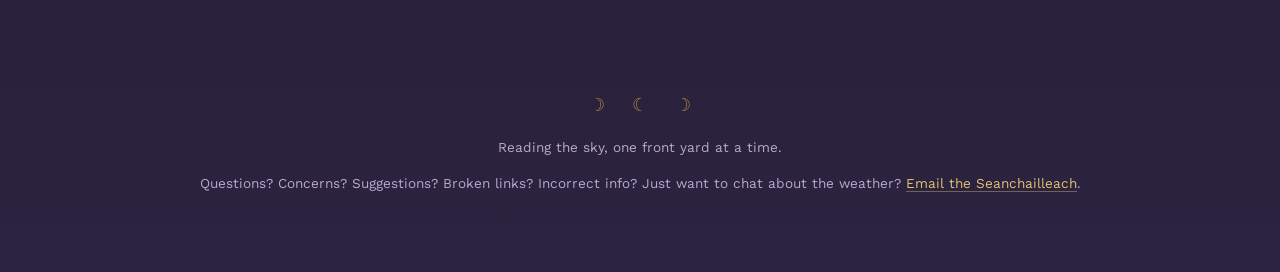
<file: sciencelinks.html>
<!DOCTYPE html>
<html lang="en">
<head>
<meta charset="UTF-8">
<meta name="viewport" content="width=device-width, initial-scale=1.0">
<title>Weather Links — The Weather Witch</title>
<link rel="preconnect" href="https://fonts.googleapis.com">
<link rel="preconnect" href="https://fonts.gstatic.com" crossorigin>
<link href="https://fonts.googleapis.com/css2?family=Cormorant+Garamond:ital,wght@0,500;0,600;0,700;1,500&family=Work+Sans:wght@400;500;600&family=JetBrains+Mono:wght@400;500&display=swap" rel="stylesheet">
<link rel="stylesheet" href="styles.css">
</head>
<body>

<header class="site-header">
  <div class="header-inner">
    <a class="brand" href="index.html"><span class="moon-mini">☽</span> The Weather Witch</a>
    <input type="checkbox" id="nav-toggle" class="nav-toggle" aria-hidden="true">
    <label for="nav-toggle" class="nav-toggle-label" aria-label="Toggle menu"><span></span><span></span><span></span></label>
    <nav class="site-nav" aria-label="Primary">
      <a href="index.html">Home</a>
      <details class="nav-group">
        <summary>Old Ways</summary>
        <ul>
          <li><a href="witchcraft.html">Why the "Weather Witch"?</a></li>
          <li><a href="witchlinks.html">Weather Witchcraft Links</a></li>
        </ul>
      </details>
      <details class="nav-group" open>
        <summary>Modern Tech</summary>
        <ul>
          <li><a href="stations.html">Weather Stations</a></li>
          <li><a href="share.html">Sharing Weather Data</a></li>
          <li><a href="sciencelinks.html" class="active" aria-current="page">Weather Links</a></li>
          <li><a href="people.html">Storm Livestreams</a></li>
          <li><a href="mysetup.html">My Setup</a></li>
        </ul>
      </details>
      <details class="nav-group">
        <summary>Resources</summary>
        <ul>
          <li><a href="safety.html">Safety Planning</a></li>
          <li><a href="books.html">Books</a></li>
          <li><a href="apps.html">Weather Apps</a></li>
        </ul>
      </details>
    </nav>
  </div>
</header>

<div class="page-header stars">
  <h1>Weather Links</h1>
  <p class="tagline">Radar, models, and other modern forecasting tools.</p>
</div>

<main>
  <section>
    <ul class="link-list">
      <li>
        <a href="https://www.weather.gov/" target="top">The National Weather Service</a>
      </li>
      <li>
        <a href="https://www.noaa.gov/" target="top">NOAA</a>
      </li>
      <li>
        <a href="https://www.wunderground.com/" target="top">Weather Underground</a>
      </li>
      <li>
        <a href="https://ambientweather.net/" target="top">Ambient Weather Network</a>
      </li>
      <li>
        <a href="https://weather.com/" target="top">The Weather Channel</a>
      </li>
    </ul>
  </section>

  <section>
    <h3>Online Weather Training and Education</h3>
    <ul class="link-list">
      <li>
        <a href="https://www.meted.ucar.edu/education_training/course/23" target="top">SkyWarn Spotter Training</a>--Two courses, no cost. Can
        be taken online, but some areas may require that you attend in-person training (also free) in order to be certified.
      </li>
      <li>
        <a href="https://weatheracademy.org/" target="top">Weather Academy Meteorology Courses</a>--Most are no-cost, but the Sounding
        Interpretation lesson costs about $4 USD.
      </li>
      <li>
        <a href="https://www.universalclass.com/i/course/learn-meteorology-basics.htm" target="top">Universal Class Meteorology Class</a>--Costs
        about $100 USD, but if you have a library card, check your library's web site. Mine offers free unlimited access to Universal Class.
      </li>
      <li>
        <a href="https://pll.harvard.edu/course/backyard-meteorology-science-weather" target="top">Harvard University Meteorology Course</a>--Can audit for free,
        or get a certificate for about $150 USD.
      </li>
      <li>
        <a href="https://www.classcentral.com/tag/meteorology" target="top">Class Central List of Meteorology Courses</a>--Some are no-cost.
      </li>
      <li>
        <a href="https://www.udemy.com/courses/search/?src=ukw&q=meteorology" target="top">Udemy Meteorology Courses</a>--Check frequently; as
        of this posting, all courses are $14 USD but are usually much higher. They do offer discounts fairly often.
      </li>
      <li>
        <a href="https://www.noaa.gov/jetstream" target="top">JetStream</a>--NOAA's online "school" for meteorology.
      </li>
      <li>
        <a href="https://training.weather.gov/wdtd/courses/" target="top">NWS/NOAA Training Courses</a>--Meant
        for forecaster training; but as far as I can tell, they're free for anyone to take online. Includes Radar &amp; Applications,
        Warning Operations, and more.
      </li>
    </ul>
  </section>
</main>

<footer>
  <div class="moon-divider" aria-hidden="true">☽ ☾ ☽</div>
  <p>Reading the sky, one front yard at a time.</p>
  <p class="contact">Questions? Concerns? Suggestions? Broken links? Incorrect info? Just want to chat about the
  weather? <a href="mailto:seanchailleach@theweatherwitch.com">Email the Seanchailleach</a>.</p>
</footer>

<script src="nav.js" defer></script>
</body>
</html>
</file>
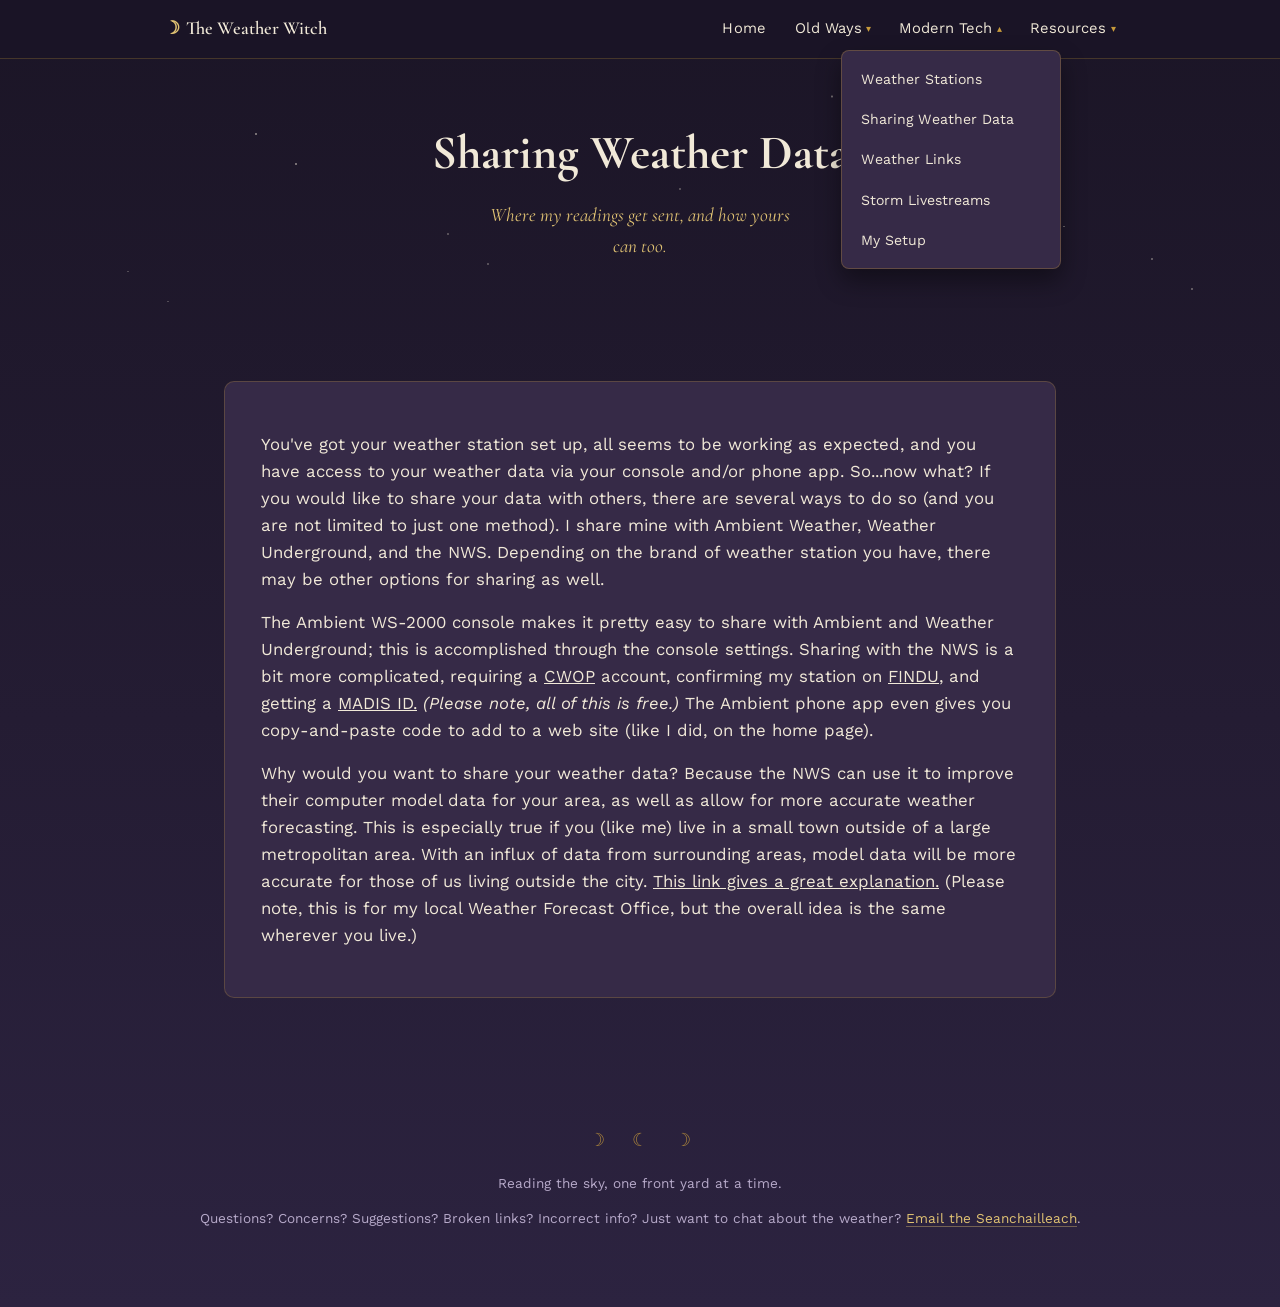
<file: share.html>
<!DOCTYPE html>
<html lang="en">
<head>
<meta charset="UTF-8">
<meta name="viewport" content="width=device-width, initial-scale=1.0">
<title>Sharing Weather Data — The Weather Witch</title>
<link rel="preconnect" href="https://fonts.googleapis.com">
<link rel="preconnect" href="https://fonts.gstatic.com" crossorigin>
<link href="https://fonts.googleapis.com/css2?family=Cormorant+Garamond:ital,wght@0,500;0,600;0,700;1,500&family=Work+Sans:wght@400;500;600&family=JetBrains+Mono:wght@400;500&display=swap" rel="stylesheet">
<link rel="stylesheet" href="styles.css">
</head>
<body>

<header class="site-header">
  <div class="header-inner">
    <a class="brand" href="index.html"><span class="moon-mini">☽</span> The Weather Witch</a>
    <input type="checkbox" id="nav-toggle" class="nav-toggle" aria-hidden="true">
    <label for="nav-toggle" class="nav-toggle-label" aria-label="Toggle menu"><span></span><span></span><span></span></label>
    <nav class="site-nav" aria-label="Primary">
      <a href="index.html">Home</a>
      <details class="nav-group">
        <summary>Old Ways</summary>
        <ul>
          <li><a href="witchcraft.html">Why the "Weather Witch"?</a></li>
          <li><a href="witchlinks.html">Weather Witchcraft Links</a></li>
        </ul>
      </details>
      <details class="nav-group" open>
        <summary>Modern Tech</summary>
        <ul>
          <li><a href="stations.html">Weather Stations</a></li>
          <li><a href="share.html" class="active" aria-current="page">Sharing Weather Data</a></li>
          <li><a href="sciencelinks.html">Weather Links</a></li>
          <li><a href="people.html">Storm Livestreams</a></li>
          <li><a href="mysetup.html">My Setup</a></li>
        </ul>
      </details>
      <details class="nav-group">
        <summary>Resources</summary>
        <ul>
          <li><a href="safety.html">Safety Planning</a></li>
          <li><a href="books.html">Books</a></li>
          <li><a href="apps.html">Weather Apps</a></li>
        </ul>
      </details>
    </nav>
  </div>
</header>

<div class="page-header stars">
  <h1>Sharing Weather Data</h1>
  <p class="tagline">Where my readings get sent, and how yours can too.</p>
</div>

<main>
  <section>
    <div class="content-card">
      <p>You've got your weather station set up, all seems to be working as expected, and you have access to your weather data via your console
      and/or phone app. So...now what? If you would like to share your data with others, there are several ways to do so (and you are not
      limited to just one method). I share mine with Ambient Weather, Weather Underground, and the NWS. Depending on the brand of weather
      station you have, there may be other options for sharing as well.</p>
      <p>The Ambient WS-2000 console makes it pretty easy to share with Ambient and Weather Underground; this is accomplished through the console
      settings. Sharing with the NWS is a bit more complicated, requiring a <a href="http://www.wxqa.com/cwop_info.htm" target="top">CWOP</a>
      account, confirming my station on <a href="http://findu.com" target="top">FINDU</a>, and getting a <a href="https://madis.ncep.noaa.gov/" target="top">MADIS ID.</a>
      <i>(Please note, all of this is free.)</i>
      The Ambient phone app even gives you copy-and-paste code to add to a web site (like I did, on the home page).</p>
      <p>Why would you want to share your weather data? Because the NWS can use it to improve their computer model data for your area, as well
      as allow for more accurate weather forecasting. This is especially true if you (like me) live in a small town outside of a large
      metropolitan area. With an influx of data from surrounding areas, model data will be more accurate for those of us living outside the city.
      <a href="https://www.weather.gov/iln/cwop" target="top">This link gives a great explanation.</a> (Please note, this is for my local Weather
      Forecast Office, but the overall idea is the same wherever you live.)</p>
    </div>
  </section>
</main>

<footer>
  <div class="moon-divider" aria-hidden="true">☽ ☾ ☽</div>
  <p>Reading the sky, one front yard at a time.</p>
  <p class="contact">Questions? Concerns? Suggestions? Broken links? Incorrect info? Just want to chat about the
  weather? <a href="mailto:seanchailleach@theweatherwitch.com">Email the Seanchailleach</a>.</p>
</footer>

<script src="nav.js" defer></script>
</body>
</html>
</file>
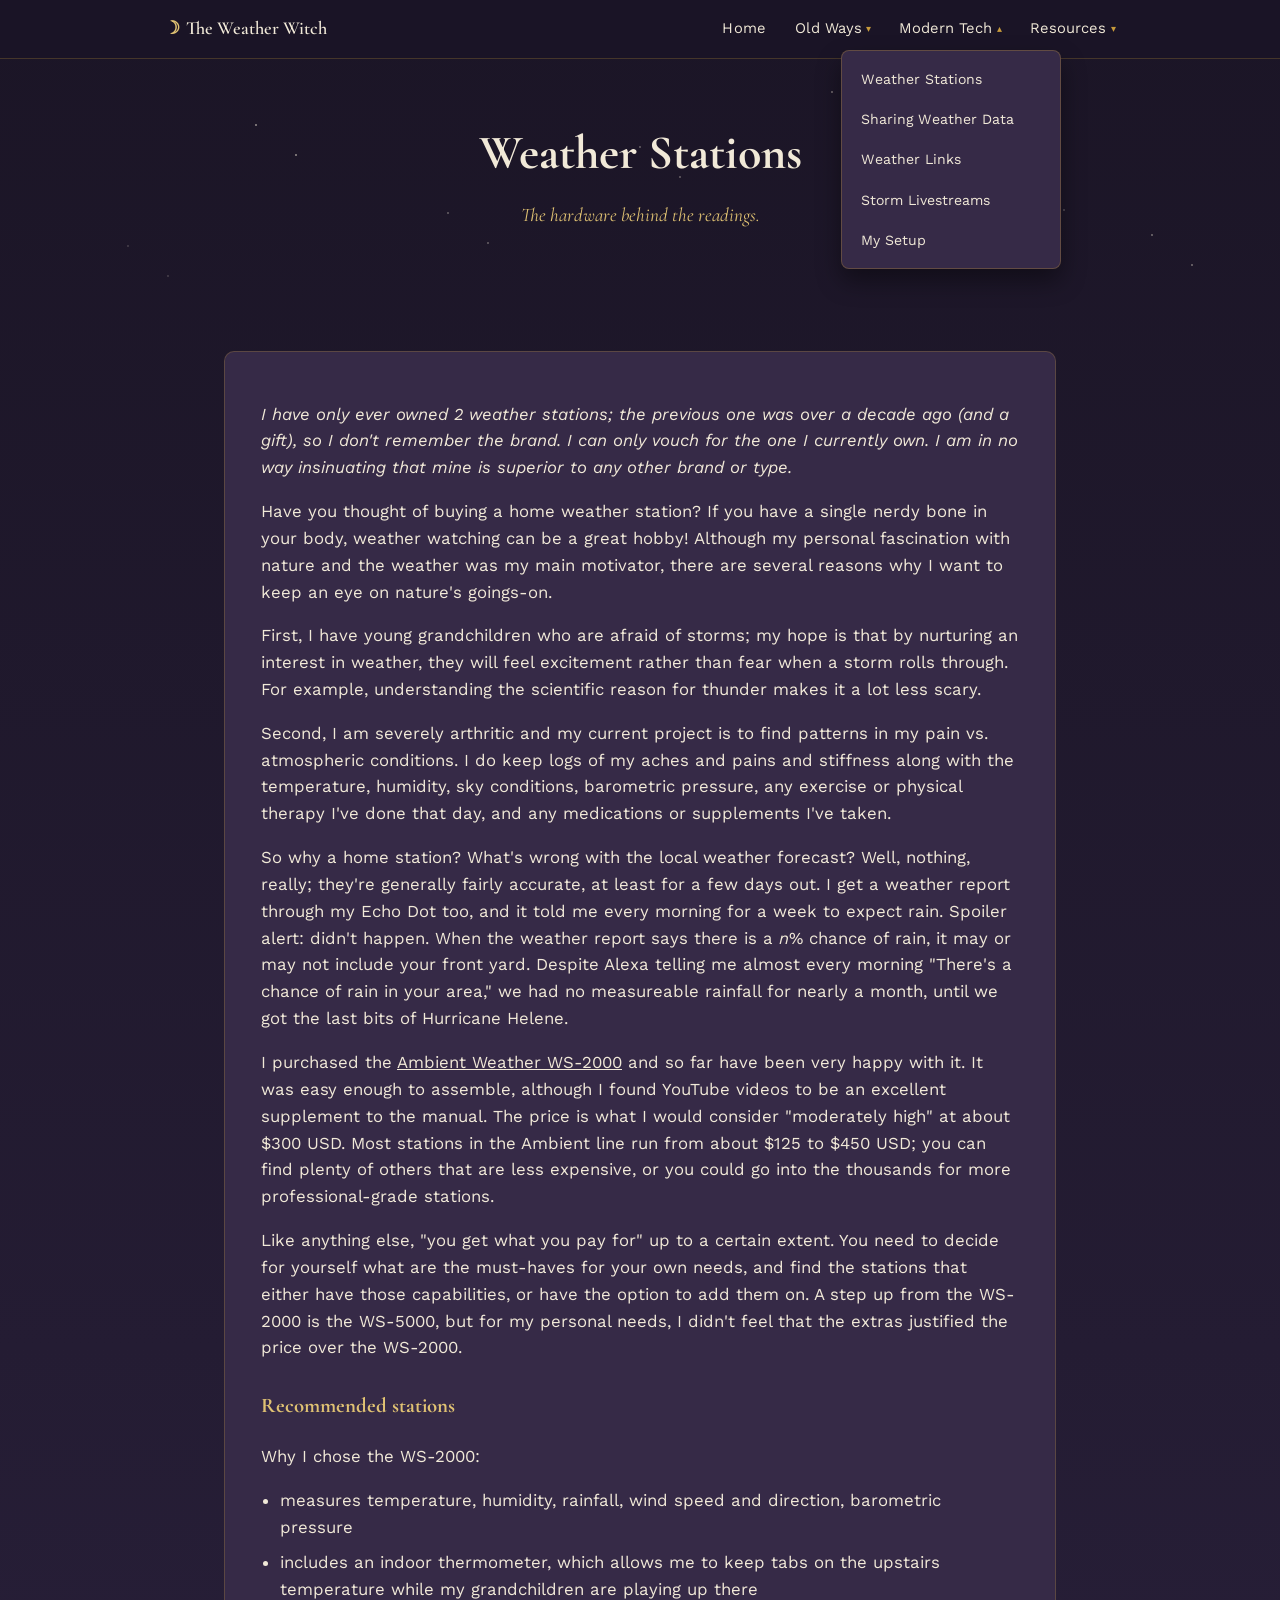
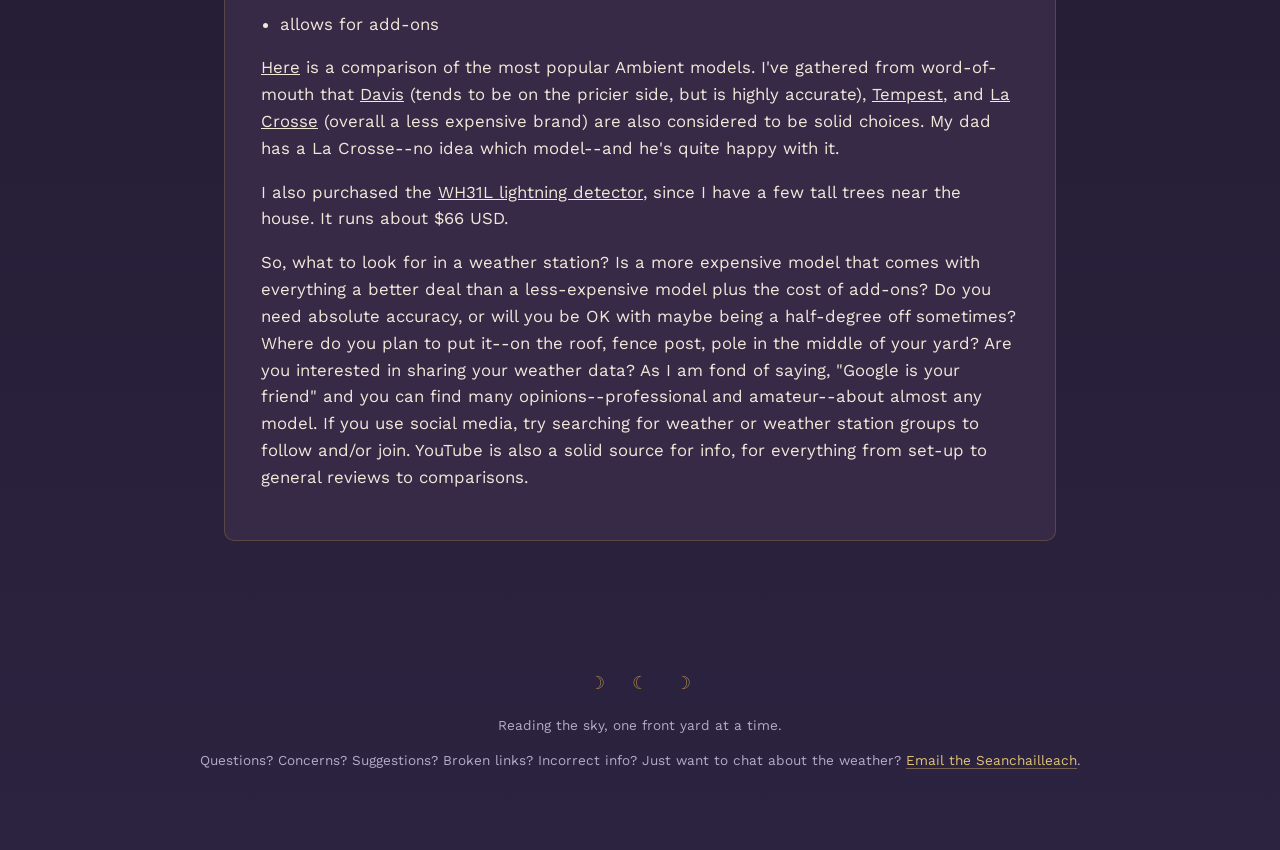
<file: stations.html>
<!DOCTYPE html>
<html lang="en">
<head>
<meta charset="UTF-8">
<meta name="viewport" content="width=device-width, initial-scale=1.0">
<title>Weather Stations — The Weather Witch</title>
<link rel="preconnect" href="https://fonts.googleapis.com">
<link rel="preconnect" href="https://fonts.gstatic.com" crossorigin>
<link href="https://fonts.googleapis.com/css2?family=Cormorant+Garamond:ital,wght@0,500;0,600;0,700;1,500&family=Work+Sans:wght@400;500;600&family=JetBrains+Mono:wght@400;500&display=swap" rel="stylesheet">
<link rel="stylesheet" href="styles.css">
</head>
<body>

<header class="site-header">
  <div class="header-inner">
    <a class="brand" href="index.html"><span class="moon-mini">☽</span> The Weather Witch</a>
    <input type="checkbox" id="nav-toggle" class="nav-toggle" aria-hidden="true">
    <label for="nav-toggle" class="nav-toggle-label" aria-label="Toggle menu"><span></span><span></span><span></span></label>
    <nav class="site-nav" aria-label="Primary">
      <a href="index.html">Home</a>
      <details class="nav-group">
        <summary>Old Ways</summary>
        <ul>
          <li><a href="witchcraft.html">Why the "Weather Witch"?</a></li>
          <li><a href="witchlinks.html">Weather Witchcraft Links</a></li>
        </ul>
      </details>
      <details class="nav-group" open>
        <summary>Modern Tech</summary>
        <ul>
          <li><a href="stations.html" class="active" aria-current="page">Weather Stations</a></li>
          <li><a href="share.html">Sharing Weather Data</a></li>
          <li><a href="sciencelinks.html">Weather Links</a></li>
          <li><a href="people.html">Storm Livestreams</a></li>
          <li><a href="mysetup.html">My Setup</a></li>
        </ul>
      </details>
      <details class="nav-group">
        <summary>Resources</summary>
        <ul>
          <li><a href="safety.html">Safety Planning</a></li>
          <li><a href="books.html">Books</a></li>
          <li><a href="apps.html">Weather Apps</a></li>
        </ul>
      </details>
    </nav>
  </div>
</header>

<div class="page-header stars">
  <h1>Weather Stations</h1>
  <p class="tagline">The hardware behind the readings.</p>
</div>

<main>
  <section>
    <div class="content-card">
      <p><i>I have only ever owned 2 weather stations; the previous one was over a decade ago (and a gift), so I don't remember the brand. I can only
      vouch for the one I currently own. I am in no way insinuating that mine is superior to any other brand or type.</i></p>
      <p>Have you thought of buying a home weather station? If you have a single nerdy bone in your body, weather watching can be a great hobby!
      Although my personal fascination with nature and the weather was my main motivator, there are several reasons why I want to keep an eye on
      nature's goings-on.</p>
      <p>First, I have young grandchildren who are afraid of storms; my hope is that by nurturing an interest in weather, they will feel excitement
      rather than fear when a storm rolls through. For example, understanding the scientific reason for thunder makes it a lot less scary.</p>
      <p>Second, I am severely arthritic and my current project is to find patterns in my pain vs. atmospheric conditions. I do keep logs of my
      aches and pains and stiffness along with the temperature, humidity, sky conditions, barometric pressure, any exercise or physical therapy I've
      done that day, and any medications or supplements I've taken.</p>
      <p>So why a home station? What's wrong with the local weather forecast? Well, nothing, really; they're generally fairly accurate, at least for
      a few days out. I get a weather report through my Echo Dot too, and it told me every morning for a week to expect rain. Spoiler alert: didn't
      happen. When the weather report says there is a <i>n</i>% chance of rain, it may or may not include your front yard. Despite Alexa telling me
      almost every morning "There's a chance of rain in your area," we had no measureable rainfall for nearly a month, until we got the last bits
      of Hurricane Helene.</p>
      <p>I purchased the <a href="https://ambientweather.com/ws-2000-smart-weather-station" target="top">Ambient Weather WS-2000</a> and so far have been very happy
      with it. It was easy enough to assemble, although I found YouTube videos to be an excellent supplement to the manual. The price is what I would
      consider "moderately high" at about $300 USD. Most stations in the Ambient line run from about $125 to $450 USD; you can find plenty of others
      that are less expensive, or you could go into the thousands for more professional-grade stations.</p>
      <p>Like anything else, "you get what you pay for" up to a certain extent. You need to decide for yourself what are the must-haves for your own
      needs, and find the stations that either have those capabilities, or have the option to add them on. A step up from the WS-2000 is the WS-5000,
      but for my personal needs, I didn't feel that the extras justified the price over the WS-2000.</p>
      <h3>Recommended stations</h3>
      <p>Why I chose the WS-2000:</p>
      <ul>
        <li>measures temperature, humidity, rainfall, wind speed and direction, barometric pressure</li>
        <li>includes an indoor thermometer, which allows me to keep tabs on the upstairs temperature while my grandchildren are playing up there</li>
        <li>allows for add-ons</li>
      </ul>
      <p><a href="https://theweatherstationexperts.com/ambient-weather-stations/" target="top">Here</a> is a comparison of the most popular Ambient
      models. I've gathered from word-of-mouth that
      <a href="https://www.davisinstruments.com/collections/weather-stations" target="top">Davis</a> (tends to be on the pricier side, but is highly accurate),
      <a href="https://tempest.earth/tempest-home-weather-system/" target="top">Tempest</a>, and
      <a href="https://www.lacrossetechnology.com/collections/weather" target="top">La Crosse</a> (overall a less expensive brand) are also considered to be solid
      choices. My dad has a La Crosse--no idea which model--and he's quite happy with it.</p>
      <p>I also purchased the <a href="https://ambientweather.com/wh31l-lightning-detector" target="top">WH31L lightning detector</a>, since I have a few tall
      trees near the house. It runs about $66 USD.</p>
      <p>So, what to look for in a weather station? Is a more expensive model that comes with everything a better deal than a less-expensive model
      plus the cost of add-ons? Do you need absolute accuracy, or will you be OK with maybe being a half-degree off sometimes? Where do you plan to
      put it--on the roof, fence post, pole in the middle of your yard? Are you interested in sharing your weather data? As I am fond of saying,
      "Google is your friend" and you can find many opinions--professional and amateur--about almost any model. If you use social media, try
      searching for weather or weather station groups to follow and/or join. YouTube is also a solid source for info, for everything from set-up to
      general reviews to comparisons.</p>
    </div>
  </section>
</main>

<footer>
  <div class="moon-divider" aria-hidden="true">☽ ☾ ☽</div>
  <p>Reading the sky, one front yard at a time.</p>
  <p class="contact">Questions? Concerns? Suggestions? Broken links? Incorrect info? Just want to chat about the
  weather? <a href="mailto:seanchailleach@theweatherwitch.com">Email the Seanchailleach</a>.</p>
</footer>

<script src="nav.js" defer></script>
</body>
</html>
</file>
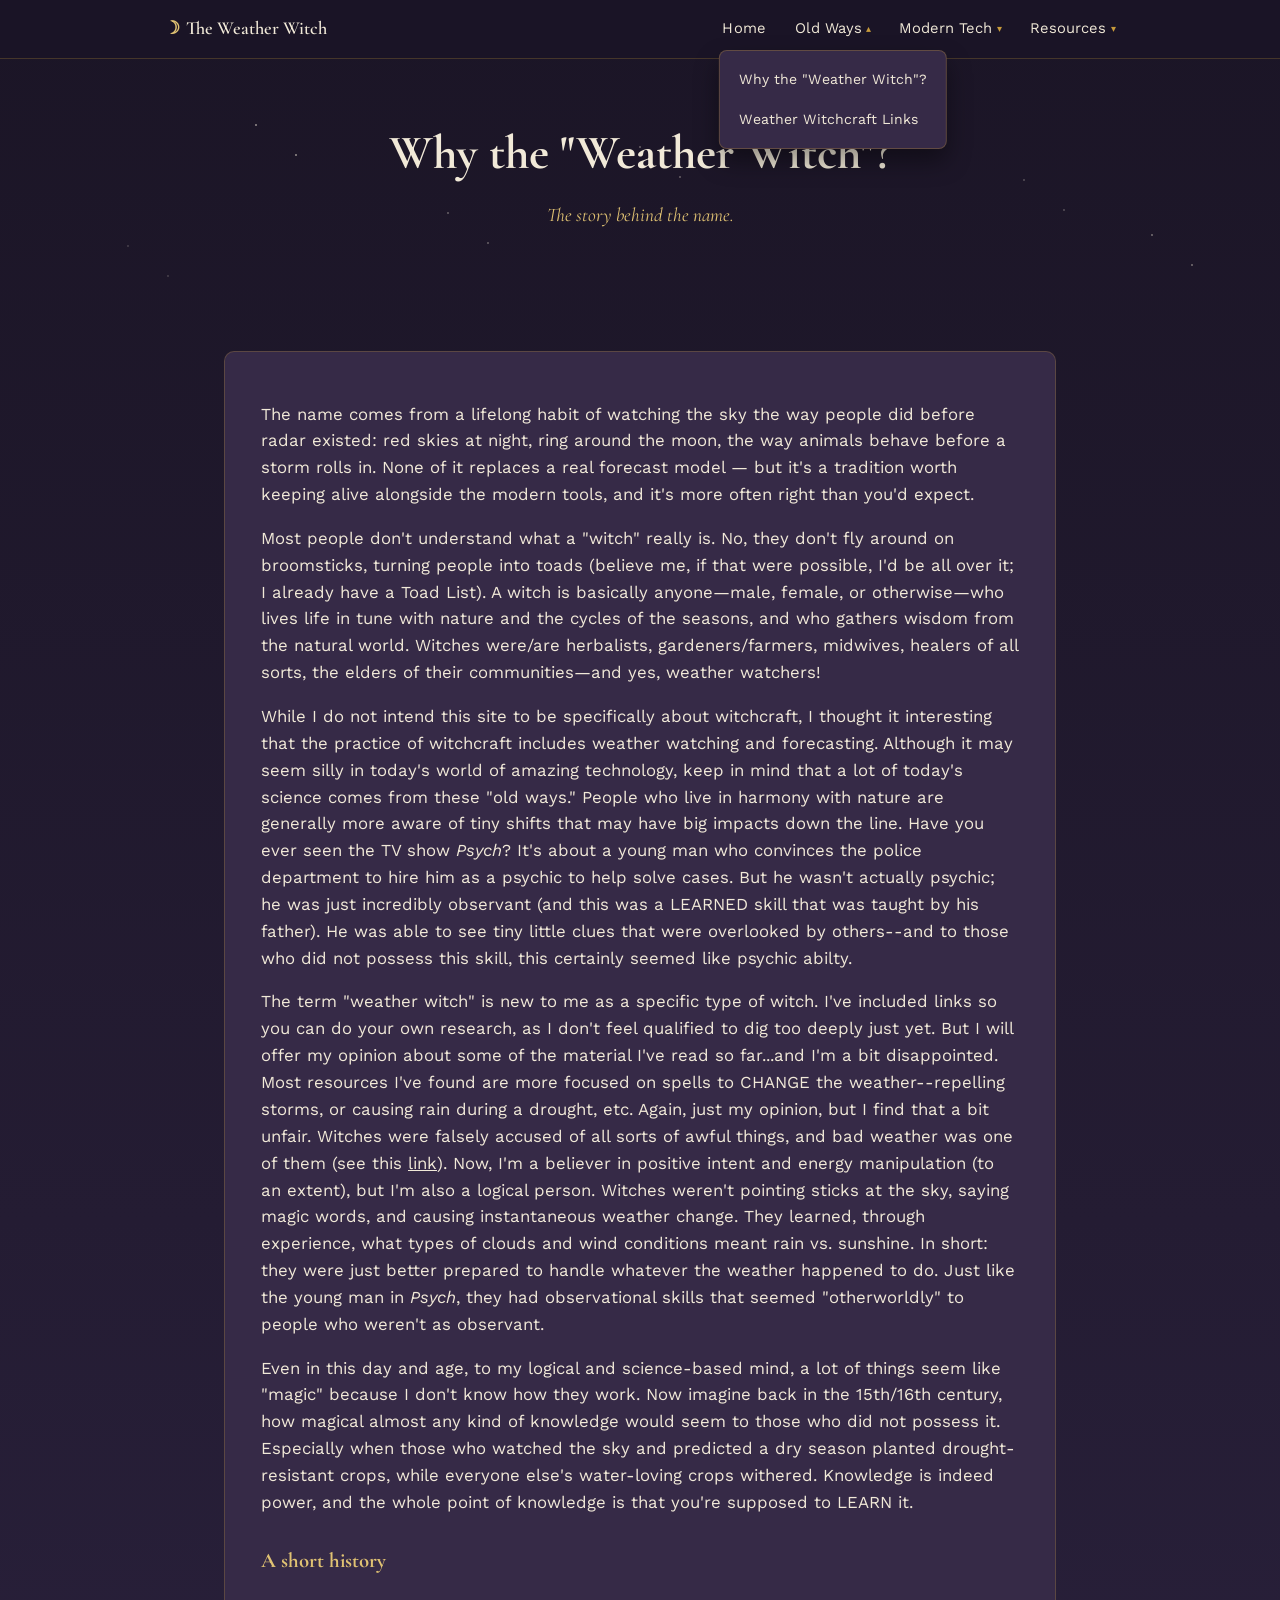
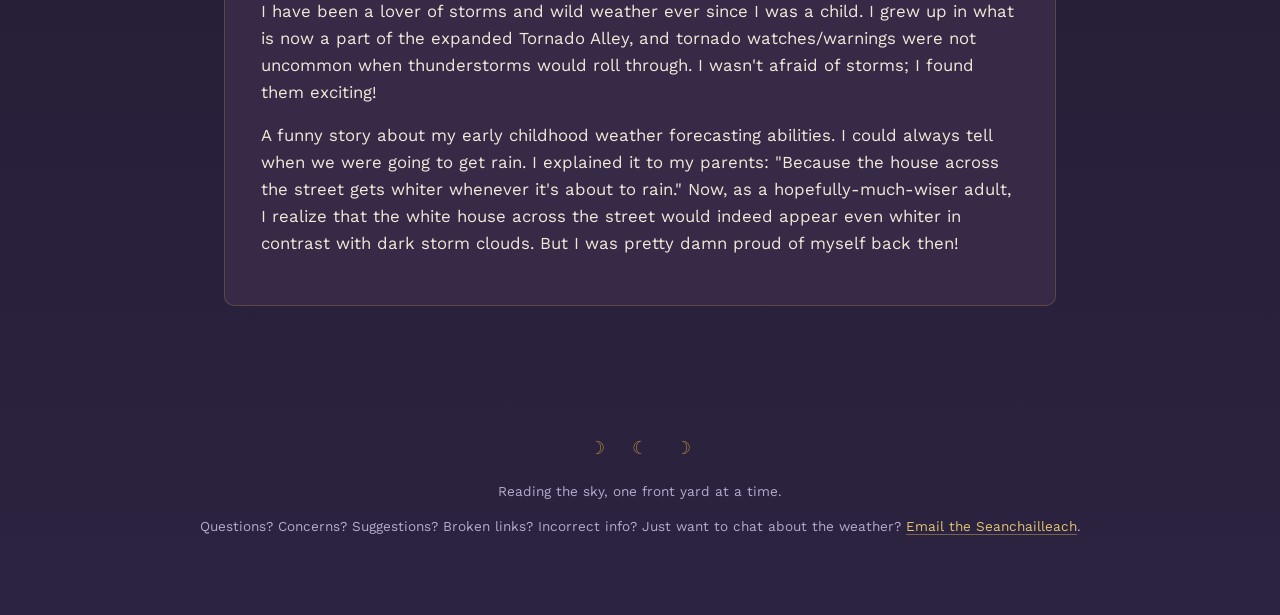
<file: witchcraft.html>
<!DOCTYPE html>
<html lang="en">
<head>
<meta charset="UTF-8">
<meta name="viewport" content="width=device-width, initial-scale=1.0">
<title>Why the "Weather Witch"? — The Weather Witch</title>
<link rel="preconnect" href="https://fonts.googleapis.com">
<link rel="preconnect" href="https://fonts.gstatic.com" crossorigin>
<link href="https://fonts.googleapis.com/css2?family=Cormorant+Garamond:ital,wght@0,500;0,600;0,700;1,500&family=Work+Sans:wght@400;500;600&family=JetBrains+Mono:wght@400;500&display=swap" rel="stylesheet">
<link rel="stylesheet" href="styles.css">
</head>
<body>

<header class="site-header">
  <div class="header-inner">
    <a class="brand" href="index.html"><span class="moon-mini">☽</span> The Weather Witch</a>
    <input type="checkbox" id="nav-toggle" class="nav-toggle" aria-hidden="true">
    <label for="nav-toggle" class="nav-toggle-label" aria-label="Toggle menu"><span></span><span></span><span></span></label>
    <nav class="site-nav" aria-label="Primary">
      <a href="index.html">Home</a>
      <details class="nav-group" open>
        <summary>Old Ways</summary>
        <ul>
          <li><a href="witchcraft.html" class="active" aria-current="page">Why the "Weather Witch"?</a></li>
          <li><a href="witchlinks.html">Weather Witchcraft Links</a></li>
        </ul>
      </details>
      <details class="nav-group">
        <summary>Modern Tech</summary>
        <ul>
          <li><a href="stations.html">Weather Stations</a></li>
          <li><a href="share.html">Sharing Weather Data</a></li>
          <li><a href="sciencelinks.html">Weather Links</a></li>
          <li><a href="people.html">Storm Livestreams</a></li>
          <li><a href="mysetup.html">My Setup</a></li>
        </ul>
      </details>
      <details class="nav-group">
        <summary>Resources</summary>
        <ul>
          <li><a href="safety.html">Safety Planning</a></li>
          <li><a href="books.html">Books</a></li>
          <li><a href="apps.html">Weather Apps</a></li>
        </ul>
      </details>
    </nav>
  </div>
</header>

<div class="page-header stars">
  <h1>Why the "Weather Witch"?</h1>
  <p class="tagline">The story behind the name.</p>
</div>

<main>
  <section>
    <div class="content-card">
      <p>The name comes from a lifelong habit of watching the sky the way people did before radar
      existed: red skies at night, ring around the moon, the way animals behave before a storm rolls in.
      None of it replaces a real forecast model — but it's a tradition worth keeping alive alongside
      the modern tools, and it's more often right than you'd expect.</p>
      <p>Most people don't understand what a "witch" really is. No, they don't fly around on broomsticks, turning people into toads (believe me, if that were possible, I'd be all over it; I already have a Toad List). A witch is basically anyone—male, female, or otherwise—who lives life in tune with nature and the cycles of the seasons, and who gathers wisdom from the natural world. Witches were/are herbalists, gardeners/farmers, midwives, healers of all sorts, the elders of their communities—and yes, weather watchers!</p>
      <p>While I do not intend this site to be specifically about witchcraft, I thought it interesting that the practice of witchcraft includes weather watching and forecasting. Although it may seem silly in today's world of amazing technology, keep in mind that a lot of today's science comes from these "old ways." People who live in harmony with nature are generally more aware of tiny shifts that may have big impacts down the line. Have you ever seen the TV show <em>Psych</em>? It's about a young man who convinces the police department to hire him as a psychic to help solve cases. But he wasn't actually psychic; he was just incredibly observant (and this was a LEARNED skill that was taught by his father). He was able to see tiny little clues that were overlooked by others--and to those who did not possess this skill, this certainly seemed like psychic abilty.</p>
      <p>The term "weather witch" is new to me as a specific type of witch. I've included links so you can do your own research, as I don't feel qualified to dig too deeply just yet. But I will offer my opinion about some of the material I've read so far...and I'm a bit disappointed. Most resources I've found are more focused on spells to CHANGE the weather--repelling storms, or causing rain during a drought, etc. Again, just my opinion, but I find that a bit unfair. Witches were falsely accused of all sorts of awful things, and bad weather was one of them (see this <a href="https://www.forbes.com/sites/davidbressan/2015/11/30/how-climate-change-triggered-literal-witch-hunts-through-the-ages/" target="top">link</a>). Now, I'm a believer in positive intent and energy manipulation (to an extent), but I'm also a logical person. Witches weren't pointing sticks at the sky, saying magic words, and causing instantaneous weather change. They learned, through experience, what types of clouds and wind conditions meant rain vs. sunshine. In short: they were just better prepared to handle whatever the weather happened to do. Just like the young man in <em>Psych</em>, they had observational skills that seemed "otherworldly" to people who weren't as observant.</p>
      <p>Even in this day and age, to my logical and science-based mind, a lot of things seem like "magic" because I don't know how they work. Now imagine back in the 15th/16th century, how magical almost any kind of knowledge would seem to those who did not possess it. Especially when those who watched the sky and predicted a dry season planted drought-resistant crops, while everyone else's water-loving crops withered. Knowledge is indeed power, and the whole point of knowledge is that you're supposed to LEARN it.</p>
      <h3>A short history</h3>
      <p>I have been a lover of storms and wild weather ever since I was a child. I grew up in what is now a part of the expanded Tornado Alley, and tornado watches/warnings were not uncommon when thunderstorms would roll through. I wasn't afraid of storms; I found them exciting!</p>
      <p>A funny story about my early childhood weather forecasting abilities. I could always tell when we were going to get rain. I explained it to my parents: "Because the house across the street gets whiter whenever it's about to rain." Now, as a hopefully-much-wiser adult, I realize that the white house across the street would indeed appear even whiter in contrast with dark storm clouds. But I was pretty damn proud of myself back then!</p>
    </div>
  </section>
</main>

<footer>
  <div class="moon-divider" aria-hidden="true">☽ ☾ ☽</div>
  <p>Reading the sky, one front yard at a time.</p>
  <p class="contact">Questions? Concerns? Suggestions? Broken links? Incorrect info? Just want to chat about the
  weather? <a href="mailto:seanchailleach@theweatherwitch.com">Email the Seanchailleach</a>.</p>
</footer>

<script src="nav.js" defer></script>
</body>
</html>
</file>
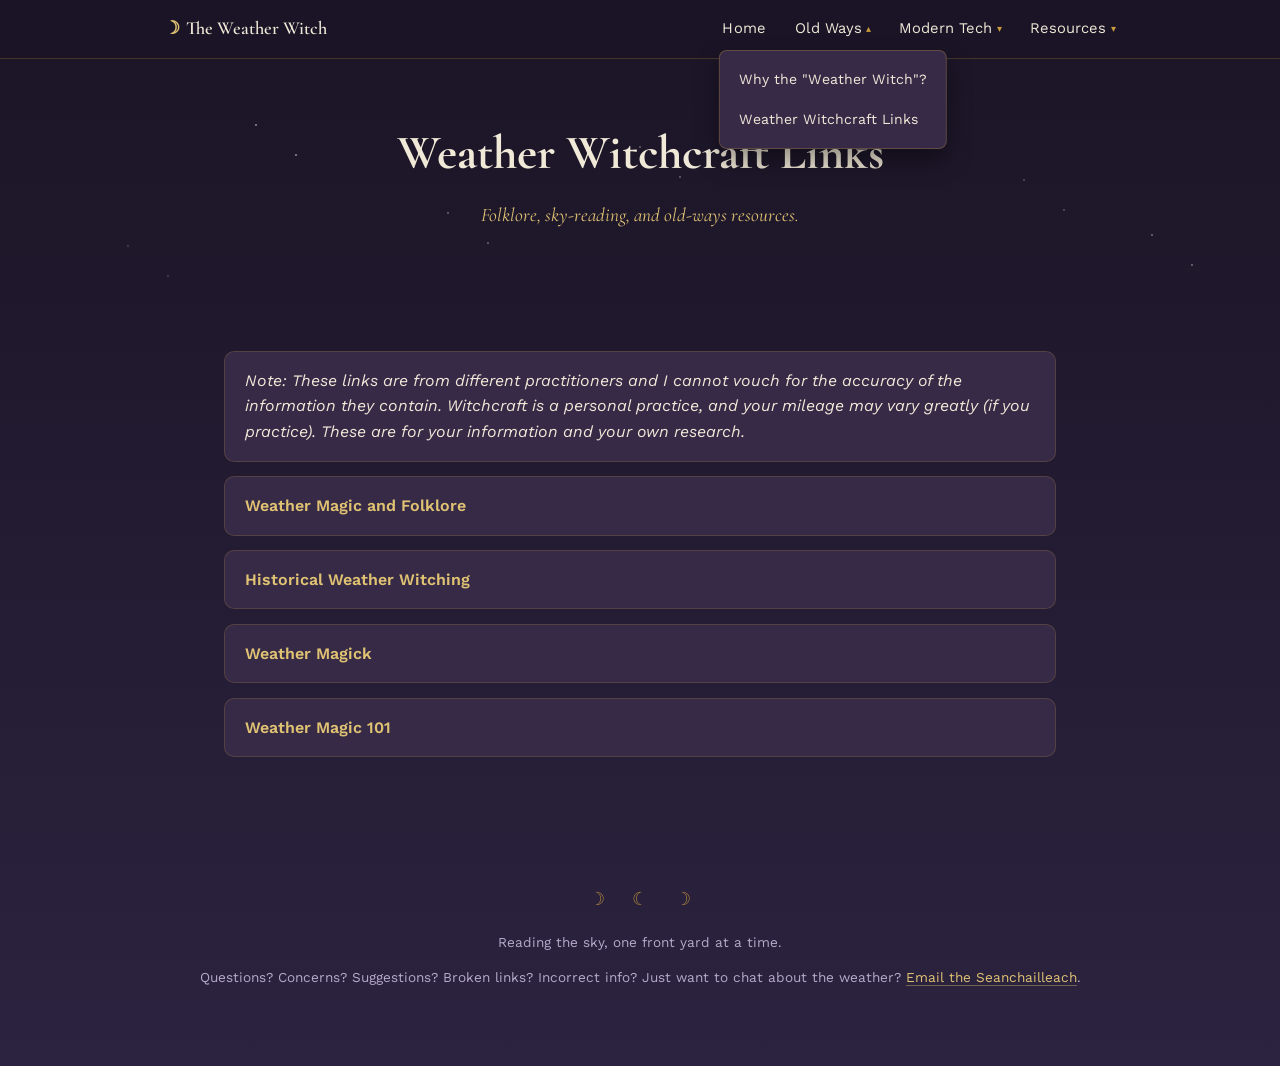
<file: witchlinks.html>
<!DOCTYPE html>
<html lang="en">
<head>
<meta charset="UTF-8">
<meta name="viewport" content="width=device-width, initial-scale=1.0">
<title>Weather Witchcraft Links — The Weather Witch</title>
<link rel="preconnect" href="https://fonts.googleapis.com">
<link rel="preconnect" href="https://fonts.gstatic.com" crossorigin>
<link href="https://fonts.googleapis.com/css2?family=Cormorant+Garamond:ital,wght@0,500;0,600;0,700;1,500&family=Work+Sans:wght@400;500;600&family=JetBrains+Mono:wght@400;500&display=swap" rel="stylesheet">
<link rel="stylesheet" href="styles.css">
</head>
<body>

<header class="site-header">
  <div class="header-inner">
    <a class="brand" href="index.html"><span class="moon-mini">☽</span> The Weather Witch</a>
    <input type="checkbox" id="nav-toggle" class="nav-toggle" aria-hidden="true">
    <label for="nav-toggle" class="nav-toggle-label" aria-label="Toggle menu"><span></span><span></span><span></span></label>
    <nav class="site-nav" aria-label="Primary">
      <a href="index.html">Home</a>
      <details class="nav-group" open>
        <summary>Old Ways</summary>
        <ul>
          <li><a href="witchcraft.html">Why the "Weather Witch"?</a></li>
          <li><a href="witchlinks.html" class="active" aria-current="page">Weather Witchcraft Links</a></li>
        </ul>
      </details>
      <details class="nav-group">
        <summary>Modern Tech</summary>
        <ul>
          <li><a href="stations.html">Weather Stations</a></li>
          <li><a href="share.html">Sharing Weather Data</a></li>
          <li><a href="sciencelinks.html">Weather Links</a></li>
          <li><a href="people.html">Storm Livestreams</a></li>
          <li><a href="mysetup.html">My Setup</a></li>
        </ul>
      </details>
      <details class="nav-group">
        <summary>Resources</summary>
        <ul>
          <li><a href="safety.html">Safety Planning</a></li>
          <li><a href="books.html">Books</a></li>
          <li><a href="apps.html">Weather Apps</a></li>
        </ul>
      </details>
    </nav>
  </div>
</header>

<div class="page-header stars">
  <h1>Weather Witchcraft Links</h1>
  <p class="tagline">Folklore, sky-reading, and old-ways resources.</p>
</div>

<main>
  <section>
    <ul class="link-list">
      <li>
        <i>Note: These links are from different practitioners and I cannot vouch for the accuracy of the information they contain. Witchcraft is a
        personal practice, and your mileage may vary greatly (if you practice). These are for your information and your own research.</i>
      </li>
      <li>
        <a href="https://www.learnreligions.com/weather-magic-and-folklore-2562497" target="top">Weather Magic and Folklore</a>
      </li>
      <li>
        <a href="https://witchcraftandwitches.com/types-of-witches/weather-witch/" target="top">Historical Weather Witching</a>
      </li>
      <li>
        <a href="https://www.spiralnature.com/magick/weather-witching-harnessing-power-weather-magick/" target="top">Weather Magick</a>
      </li>
      <li>
        <a href="https://friendlystreetwitch.com/2021/02/15/weather-magic-101/" target="top">Weather Magic 101</a>
      </li>
    </ul>
  </section>
</main>

<footer>
  <div class="moon-divider" aria-hidden="true">☽ ☾ ☽</div>
  <p>Reading the sky, one front yard at a time.</p>
  <p class="contact">Questions? Concerns? Suggestions? Broken links? Incorrect info? Just want to chat about the
  weather? <a href="mailto:seanchailleach@theweatherwitch.com">Email the Seanchailleach</a>.</p>
</footer>

<script src="nav.js" defer></script>
</body>
</html>
</file>
<file: styles.css>
/* ============================================================
   Weather Witch — shared site stylesheet
   Link this file from every page: <link rel="stylesheet" href="styles.css">
   ============================================================ */

:root {
  --ink-900: #1b1526;
  --ink-800: #241c33;
  --plum-700: #362a47;
  --plum-600: #443456;
  --brass-500: #c79a3b;
  --brass-300: #e0c273;
  --teal-500: #5b8a8d;
  --parchment-100: #f4ecda;
  --parchment-200: #ebe0c6;
  --text-100: #f1e9d8;
  --text-400: #b6a9c9;
  --text-ink: #2b2438;
  --radius: 10px;
}

* { box-sizing: border-box; }

html { scroll-behavior: smooth; }

body {
  margin: 0;
  background: linear-gradient(180deg, var(--ink-900) 0%, var(--ink-800) 55%, #2c2340 100%);
  color: var(--text-100);
  font-family: 'Work Sans', sans-serif;
  line-height: 1.6;
}

a { color: inherit; }

/* ---------- Star field (apply to any full-bleed section) ---------- */
.stars {
  position: relative;
  overflow: hidden;
}
.stars::before,
.stars::after {
  content: "";
  position: absolute;
  inset: 0;
  background-image:
    radial-gradient(1.5px 1.5px at 20% 30%, rgba(241,233,216,0.8), transparent),
    radial-gradient(1.5px 1.5px at 65% 15%, rgba(241,233,216,0.6), transparent),
    radial-gradient(1px 1px at 80% 55%, rgba(241,233,216,0.7), transparent),
    radial-gradient(1.5px 1.5px at 35% 70%, rgba(241,233,216,0.5), transparent),
    radial-gradient(1px 1px at 50% 40%, rgba(241,233,216,0.9), transparent),
    radial-gradient(1.5px 1.5px at 90% 80%, rgba(241,233,216,0.6), transparent),
    radial-gradient(1px 1px at 10% 85%, rgba(241,233,216,0.5), transparent);
  background-size: 100% 100%;
  animation: twinkle 5s ease-in-out infinite alternate;
  pointer-events: none;
}
.stars::after {
  background-position: 40px 30px;
  animation-duration: 7s;
  animation-delay: 1.2s;
}
@keyframes twinkle {
  from { opacity: 0.4; }
  to   { opacity: 1; }
}
@media (prefers-reduced-motion: reduce) {
  .stars::before, .stars::after { animation: none; opacity: 0.7; }
  html { scroll-behavior: auto; }
}

/* ============================================================
   Site header / navigation
   ============================================================ */
.site-header {
  position: sticky;
  top: 0;
  z-index: 50;
  background: rgba(27, 21, 38, 0.92);
  backdrop-filter: blur(6px);
  border-bottom: 1px solid rgba(199, 154, 59, 0.25);
}
.header-inner {
  position: relative;
  max-width: 1000px;
  margin: 0 auto;
  display: flex;
  align-items: center;
  justify-content: space-between;
  padding: 0.9rem 1.5rem;
}
.brand {
  font-family: 'Cormorant Garamond', serif;
  font-weight: 600;
  font-size: 1.15rem;
  color: var(--text-100);
  text-decoration: none;
  display: flex;
  align-items: center;
  gap: 0.4rem;
  white-space: nowrap;
}
.brand .moon-mini { color: var(--brass-300); }

/* Mobile hamburger toggle (checkbox hack, no JS required to function) */
.nav-toggle { display: none; }
.nav-toggle-label {
  display: none;
  flex-direction: column;
  gap: 4px;
  cursor: pointer;
  padding: 0.4rem;
}
.nav-toggle-label span {
  width: 22px;
  height: 2px;
  background: var(--brass-300);
  display: block;
}

.site-nav {
  display: flex;
  align-items: center;
  gap: 1.75rem;
}
.site-nav > a {
  color: var(--text-100);
  text-decoration: none;
  font-size: 0.92rem;
  letter-spacing: 0.02em;
}
.site-nav > a:hover,
.site-nav > a.active { color: var(--brass-300); }

/* Dropdown groups */
.nav-group { position: relative; }
.nav-group summary {
  list-style: none;
  cursor: pointer;
  color: var(--text-100);
  font-size: 0.92rem;
  display: flex;
  align-items: center;
  gap: 0.3rem;
}
.nav-group summary::-webkit-details-marker { display: none; }
.nav-group summary::after {
  content: "▾";
  font-size: 0.7em;
  color: var(--brass-500);
}
.nav-group[open] summary::after { content: "▴"; }
.nav-group summary:hover { color: var(--brass-300); }

.nav-group ul {
  list-style: none;
  margin: 0;
  padding: 0.5rem;
  position: absolute;
  top: calc(100% + 0.6rem);
  left: 50%;
  transform: translateX(-50%);
  background: var(--plum-700);
  border: 1px solid rgba(199, 154, 59, 0.3);
  border-radius: 8px;
  min-width: 220px;
  box-shadow: 0 12px 24px rgba(0, 0, 0, 0.4);
}
.nav-group ul li a {
  display: block;
  padding: 0.55rem 0.7rem;
  color: var(--text-100);
  text-decoration: none;
  font-size: 0.88rem;
  border-radius: 5px;
  white-space: nowrap;
}
.nav-group ul li a:hover { background: rgba(199, 154, 59, 0.15); color: var(--brass-300); }

/* Mobile nav layout */
@media (max-width: 780px) {
  .nav-toggle-label { display: flex; }

  .site-nav {
    position: absolute;
    top: 100%;
    left: 0;
    right: 0;
    background: var(--ink-800);
    flex-direction: column;
    align-items: stretch;
    gap: 0;
    max-height: 0;
    overflow: hidden;
    transition: max-height 0.25s ease;
    border-bottom: 1px solid rgba(199, 154, 59, 0.25);
  }
  .nav-toggle:checked ~ .site-nav { max-height: 600px; }

  .site-nav > a,
  .nav-group {
    padding: 0.9rem 1.5rem;
    border-top: 1px solid rgba(199, 154, 59, 0.12);
  }
  .nav-group ul {
    position: static;
    transform: none;
    background: transparent;
    border: none;
    box-shadow: none;
    padding-left: 1rem;
    margin-top: 0.5rem;
    min-width: 0;
  }
  .nav-group summary { justify-content: space-between; }
}

/* ---------- Hero (homepage) ---------- */
.hero { text-align: center; padding: 6rem 1.5rem 5rem; }
.hero .moon { font-size: 2.25rem; display: inline-block; margin-bottom: 1rem; color: var(--brass-300); }
.hero h1 {
  font-family: 'Cormorant Garamond', serif;
  font-weight: 700;
  font-size: clamp(2.75rem, 6vw, 4.5rem);
  margin: 0 0 0.75rem;
  letter-spacing: 0.01em;
  color: var(--text-100);
}
.hero p.tagline {
  font-family: 'Cormorant Garamond', serif;
  font-style: italic;
  font-size: clamp(1.1rem, 2vw, 1.4rem);
  color: var(--brass-300);
  max-width: 32ch;
  margin: 0 auto;
}

/* ---------- Page header (subpages) ---------- */
.page-header { text-align: center; padding: 3.5rem 1.5rem 3rem; }
.page-header h1 {
  font-family: 'Cormorant Garamond', serif;
  font-weight: 700;
  font-size: clamp(2.1rem, 4.5vw, 3rem);
  margin: 0 0 0.5rem;
  color: var(--text-100);
}
.page-header p.tagline {
  font-family: 'Cormorant Garamond', serif;
  font-style: italic;
  font-size: clamp(1rem, 1.8vw, 1.2rem);
  color: var(--brass-300);
  max-width: 40ch;
  margin: 0 auto;
}

/* ---------- Moon phase divider ---------- */
.moon-divider {
  text-align: center;
  letter-spacing: 0.6em;
  color: var(--brass-500);
  font-size: 1.1rem;
  padding: 0 0 0.25em 0.6em;
  opacity: 0.8;
  user-select: none;
}

/* ---------- Sections ---------- */
main { max-width: 880px; margin: 0 auto; padding: 0 1.5rem 5rem; }
section { margin-top: 4.5rem; }
section > h2 {
  font-family: 'Cormorant Garamond', serif;
  font-weight: 600;
  font-size: clamp(1.6rem, 3vw, 2.1rem);
  color: var(--brass-300);
  text-align: center;
  margin-bottom: 0.4rem;
}
section > p.section-sub {
  text-align: center;
  color: var(--text-400);
  font-size: 0.95rem;
  margin-top: 0;
  margin-bottom: 2rem;
}

/* ---------- Content card (general prose) ---------- */
.intro-card,
.content-card {
  background: var(--plum-700);
  border: 1px solid rgba(199, 154, 59, 0.25);
  border-radius: var(--radius);
  padding: 2rem 2.25rem;
  font-size: 1.05rem;
  color: var(--text-100);
}
.intro-card strong,
.content-card strong { color: var(--brass-300); font-weight: 600; }
.content-card h3 {
  font-family: 'Cormorant Garamond', serif;
  color: var(--brass-300);
  font-size: 1.3rem;
  margin-top: 1.75rem;
}
.content-card h3:first-child { margin-top: 0; }
.content-card ul { padding-left: 1.2rem; }
.content-card li { margin-bottom: 0.5rem; }

/* ---------- Link list (for "links" pages) ---------- */
.link-list { list-style: none; margin: 0; padding: 0; display: grid; gap: 0.9rem; }
.link-list li {
  background: var(--plum-700);
  border: 1px solid rgba(199, 154, 59, 0.2);
  border-radius: var(--radius);
  padding: 1rem 1.25rem;
}
.link-list a {
  font-weight: 600;
  color: var(--brass-300);
  text-decoration: none;
}
.link-list a:hover { text-decoration: underline; }
.link-list p {
  margin: 0.35rem 0 0;
  color: var(--text-400);
  font-size: 0.92rem;
}
.link-list .cover-link { display: block; text-align: center; }
.link-list .cover-link img { display: inline-block; }

/* ---------- Photo feature (centered image + caption) ---------- */
.photo-feature {
  max-width: 640px;
  margin: 0 auto 3.5rem;
  text-align: center;
}
.photo-feature img {
  width: 100%;
  height: auto;
  display: block;
  border-radius: var(--radius);
  border: 1px solid rgba(199, 154, 59, 0.25);
  box-shadow: 0 12px 32px rgba(0, 0, 0, 0.35);
}
.photo-feature figcaption {
  margin-top: 1rem;
  font-family: 'Cormorant Garamond', serif;
  font-style: italic;
  font-size: 1.1rem;
  color: var(--text-100);
}
.photo-feature:last-child { margin-bottom: 0; }

/* ---------- Weather / instrument panel ---------- */
.instrument-panel {
  background: var(--ink-800);
  border: 1px solid var(--brass-500);
  border-radius: var(--radius);
  padding: 1.25rem;
  box-shadow: 0 0 0 1px rgba(199, 154, 59, 0.15) inset, 0 12px 32px rgba(0, 0, 0, 0.35);
}
.instrument-panel iframe { width: 100%; height: 400px; border: none; border-radius: 6px; display: block; }
.instrument-credit {
  text-align: center;
  font-family: 'JetBrains Mono', monospace;
  font-size: 0.78rem;
  color: var(--text-400);
  margin-top: 0.75rem;
}
.instrument-credit a { color: var(--brass-300); text-decoration: none; border-bottom: 1px solid rgba(224, 194, 115, 0.4); }
.instrument-credit a:hover { color: var(--brass-500); }

/* ---------- Converters ---------- */
.converter-grid { display: grid; grid-template-columns: repeat(2, 1fr); gap: 1.25rem; }
@media (max-width: 640px) { .converter-grid { grid-template-columns: 1fr; } }

.converter-card {
  background: var(--parchment-100);
  color: var(--text-ink);
  border-radius: var(--radius);
  padding: 1.4rem 1.5rem 1.6rem;
  box-shadow: 0 8px 20px rgba(0, 0, 0, 0.25);
}
.converter-card h3 {
  font-family: 'Cormorant Garamond', serif;
  font-weight: 600;
  font-size: 1.25rem;
  margin: 0 0 1rem;
  color: var(--text-ink);
  border-bottom: 1px solid rgba(43, 36, 56, 0.15);
  padding-bottom: 0.5rem;
}
.converter-row { display: flex; align-items: end; gap: 0.75rem; margin-bottom: 0.75rem; }
.converter-row:last-child { margin-bottom: 0; }
.field { flex: 1; display: flex; flex-direction: column; gap: 0.3rem; }
.field label { font-size: 0.72rem; text-transform: uppercase; letter-spacing: 0.06em; color: #5c5270; }
.field input {
  font-family: 'JetBrains Mono', monospace;
  font-size: 0.95rem;
  padding: 0.5rem 0.6rem;
  border: 1px solid rgba(43, 36, 56, 0.25);
  border-radius: 6px;
  background: #fff;
  color: var(--text-ink);
  width: 100%;
}
.field input:focus { outline: 2px solid var(--teal-500); outline-offset: 1px; }
.convert-btn {
  font-family: 'Work Sans', sans-serif;
  font-size: 0.78rem;
  font-weight: 600;
  white-space: nowrap;
  padding: 0.55rem 0.7rem;
  border: none;
  border-radius: 6px;
  background: var(--teal-500);
  color: #fff;
  cursor: pointer;
  transition: background 0.15s ease;
}
.convert-btn:hover { background: #4a7376; }
.convert-btn:focus-visible { outline: 2px solid var(--brass-500); outline-offset: 2px; }

/* ---------- Footer ---------- */
footer { text-align: center; padding: 3rem 1.5rem 4rem; color: var(--text-400); font-size: 0.85rem; }
footer p.contact { margin-top: 0.75rem; }
footer a { color: var(--brass-300); text-decoration: none; border-bottom: 1px solid rgba(224, 194, 115, 0.4); }
footer a:hover { color: var(--brass-500); }
</file>
